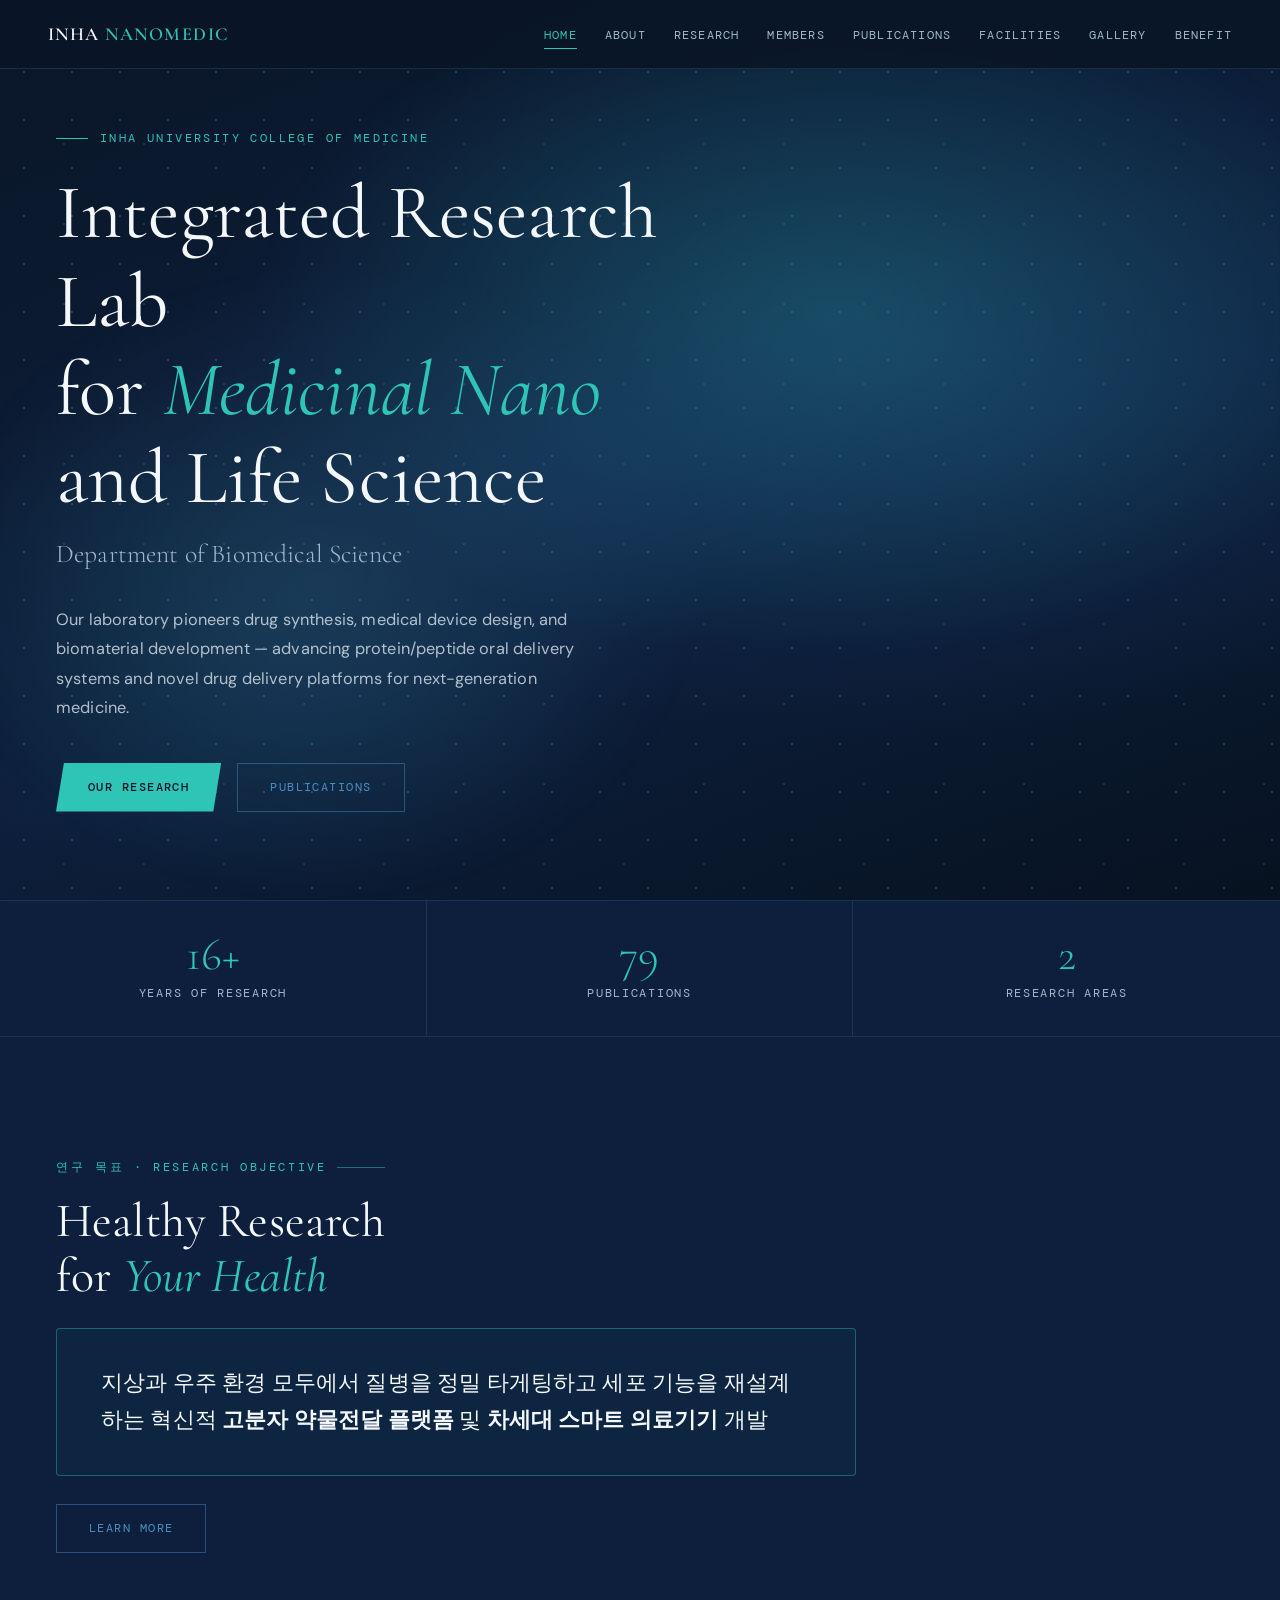
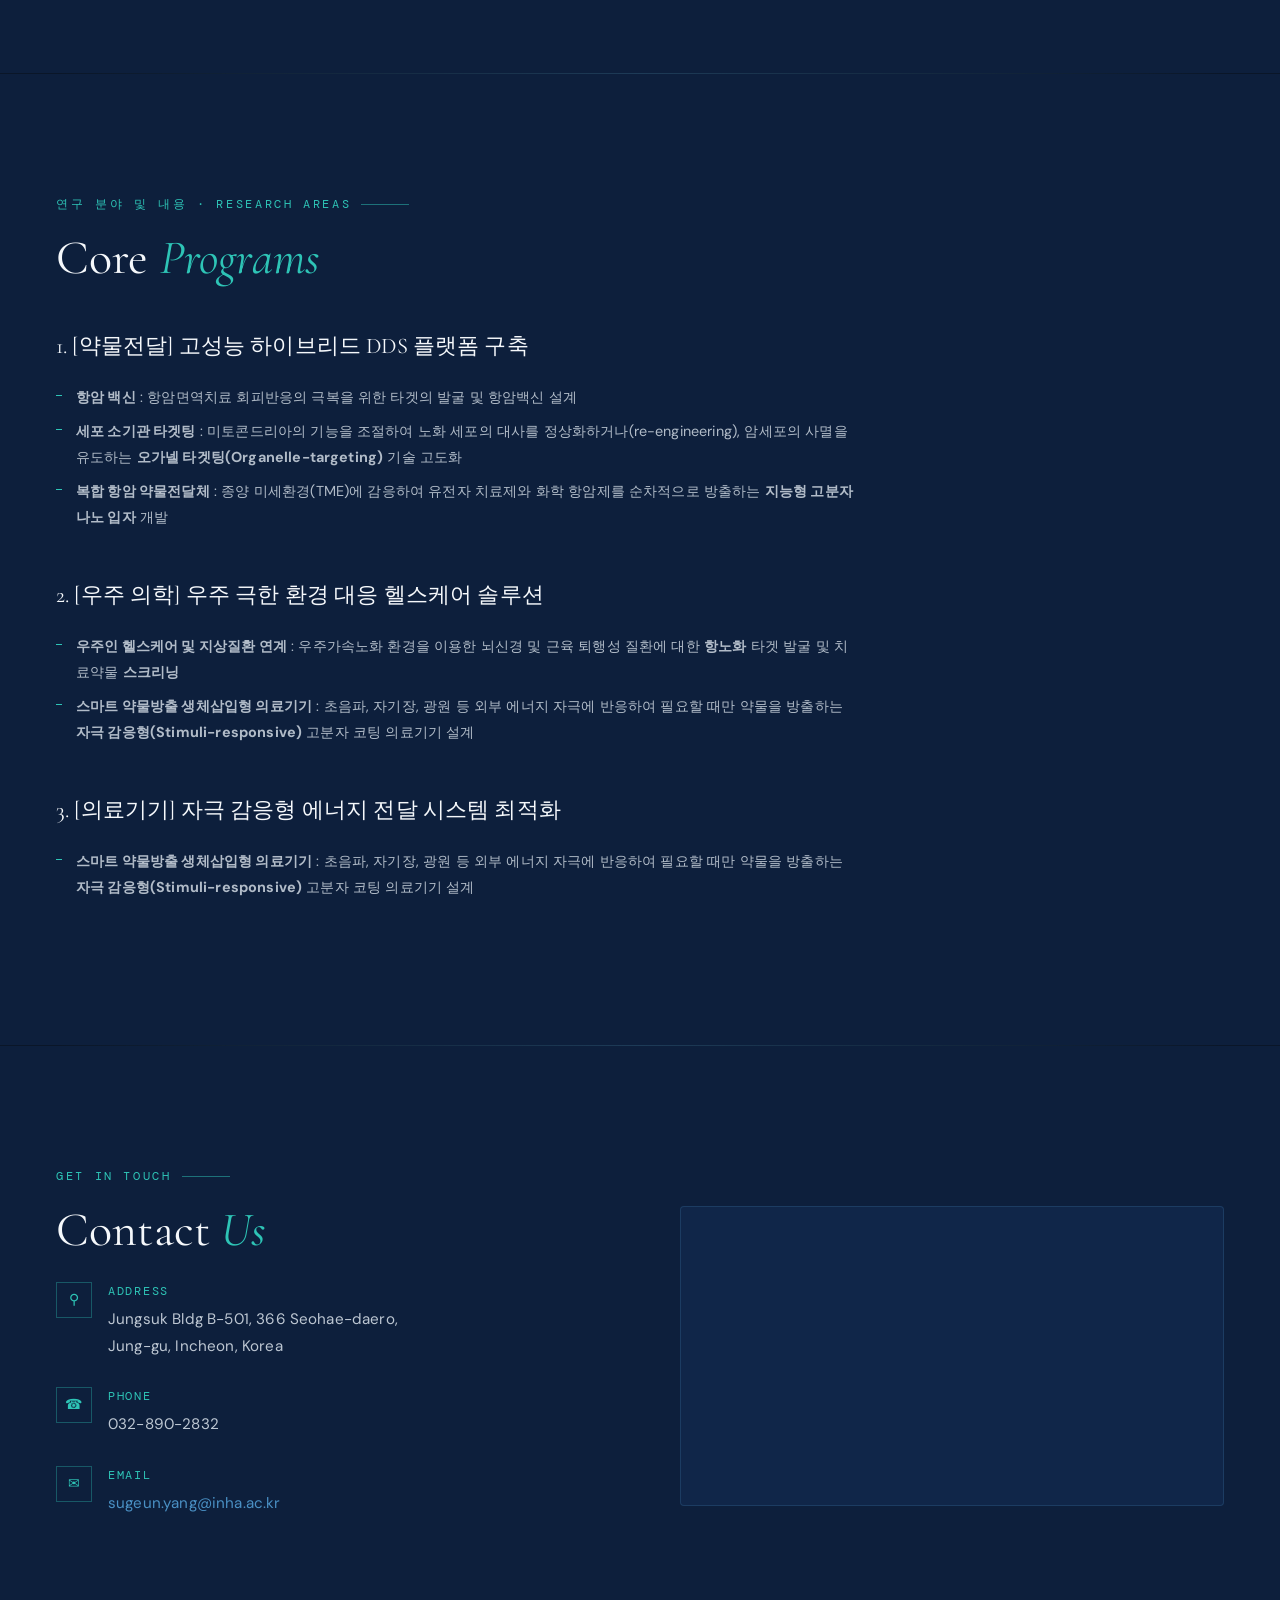
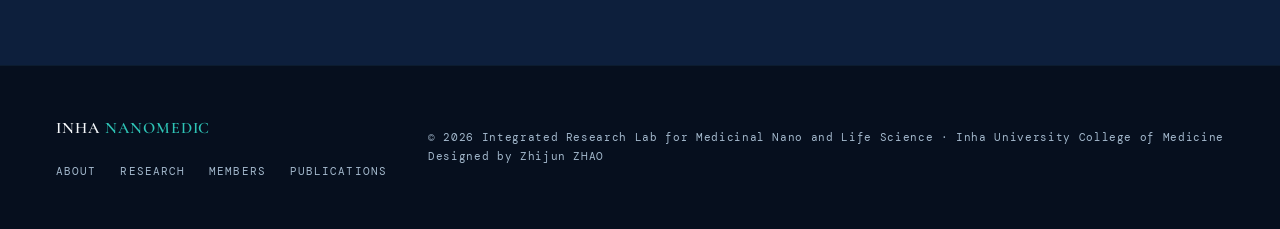
<file: index.html>
<!DOCTYPE html>
<html lang="en">
<head>
  <meta charset="UTF-8">
  <link rel="icon" type="image/svg+xml" href="favicon.svg">
  <meta name="viewport" content="width=device-width, initial-scale=1.0">
  <title>INHA NANOMEDIC — Integrated Research Lab for Medicinal Nano and Life Science</title>
  <meta name="description" content="Inha University College of Medicine — Integrated Research Lab for Medicinal Nano and Life Science. Pioneering drug synthesis, medical device design, and biomaterial development.">
  <link rel="preconnect" href="https://fonts.googleapis.com">
  <link rel="preconnect" href="https://fonts.gstatic.com" crossorigin>
  <link href="https://fonts.googleapis.com/css2?family=Cormorant+Garamond:ital,wght@0,300;0,400;0,600;1,300;1,400;1,600&family=DM+Mono:wght@400;500&family=DM+Sans:wght@300;400;500&display=swap" rel="stylesheet">
  <link rel="stylesheet" href="css/style.css">
</head>
<body>

  <!-- ════════════════════════════════════════════════════════
       NAVIGATION
       ════════════════════════════════════════════════════════ -->
  <nav>
    <a class="nav-logo" href="index.html">INHA <span>NANOMEDIC</span></a>
    <button class="nav-toggle" aria-label="Menu"><span></span><span></span><span></span></button>
    <ul class="nav-links">
      <li><a href="index.html" class="active">Home</a></li>
      <li><a href="about.html">About</a></li>
      <li><a href="research.html">Research</a></li>
      <li><a href="member.html">Members</a></li>
      <li><a href="publication-patent.html">Publications</a></li>
      <li><a href="lab-facilities.html">Facilities</a></li>
      <li><a href="lab-activities.html">Gallery</a></li>
      <li><a href="benefit.html">Benefit</a></li>
      <!-- <li><a href="news-notice.html">News</a></li> -->
    </ul>
  </nav>

  <!-- ════════════════════════════════════════════════════════
       HERO
       ════════════════════════════════════════════════════════ -->
  <section class="hero">
    <div class="hero-bg"></div>
    <div class="hero-dots"></div>
    <div class="hero-content">
      <div class="hero-tag fade-in">Inha University College of Medicine</div>
      <h1 class="fade-in">Integrated Research Lab<br>for <em>Medicinal Nano</em><br>and Life Science</h1>
      <h2 class="fade-in">Department of Biomedical Science</h2>
      <p class="fade-in">Our laboratory pioneers drug synthesis, medical device design, and biomaterial development — advancing protein/peptide oral delivery systems and novel drug delivery platforms for next-generation medicine.</p>
      <div class="hero-ctas fade-in">
        <a href="research.html" class="btn-primary">Our Research</a>
        <a href="publication-patent.html" class="btn-outline">Publications</a>
      </div>
    </div>
  </section>

  <!-- ════════════════════════════════════════════════════════
       STATS BAR
       ════════════════════════════════════════════════════════ -->
  <div class="stats-bar">
    <div class="stat-item">
      <div class="stat-number" data-count="20" data-suffix="+">0</div>
      <div class="stat-label">Years of Research</div>
    </div>
    <div class="stat-item">
      <div class="stat-number" data-count="99" data-suffix="">0</div>
      <div class="stat-label">Publications</div>
    </div>
    <div class="stat-item">
      <div class="stat-number" data-count="3" data-suffix="">0</div>
      <div class="stat-label">Research Areas</div>
    </div>
  </div>

  <!-- ════════════════════════════════════════════════════════
       연구 목표 · RESEARCH OBJECTIVE
       ════════════════════════════════════════════════════════ -->
  <section class="intro">
    <div class="section-label fade-in">연구 목표 · Research Objective</div>
    <h2 class="section-title fade-in">Healthy Research<br>for <em>Your Health</em></h2>

    <div class="fade-in" style="max-width: 800px;">
      <div style="border: 1px solid rgba(46, 196, 182, 0.4); background: rgba(46, 196, 182, 0.04); padding: 36px 44px; border-radius: 4px; font-family: 'Cormorant Garamond', serif; font-size: 1.35rem; line-height: 1.7; color: var(--white);">
        지상과 우주 환경 모두에서 질병을 정밀 타게팅하고 세포 기능을 재설계하는 혁신적 <strong>고분자 약물전달 플랫폼</strong> 및 <strong>차세대 스마트 의료기기</strong> 개발
      </div>
      <a href="about.html" class="btn-outline" style="margin-top: 28px;">Learn More</a>
    </div>
  </section>

  <div class="divider"></div>

  <!-- ════════════════════════════════════════════════════════
       연구 분야 및 내용 · RESEARCH AREAS
       ════════════════════════════════════════════════════════ -->
  <section style="background: var(--deep);">
    <div class="section-label fade-in">연구 분야 및 내용 · Research Areas</div>
    <h2 class="section-title fade-in">Core <em>Programs</em></h2>

    <div class="content-block fade-in">
      <h3>1. [약물전달] 고성능 하이브리드 DDS 플랫폼 구축</h3>
      <ul>
        <li><strong>항암 백신</strong> : 항암면역치료 회피반응의 극복을 위한 타겟의 발굴 및 항암백신 설계</li>
        <li><strong>세포 소기관 타겟팅</strong> : 미토콘드리아의 기능을 조절하여 노화 세포의 대사를 정상화하거나(re-engineering), 암세포의 사멸을 유도하는 <strong>오가넬 타겟팅(Organelle-targeting)</strong> 기술 고도화</li>
        <li><strong>복합 항암 약물전달체</strong> : 종양 미세환경(TME)에 감응하여 유전자 치료제와 화학 항암제를 순차적으로 방출하는 <strong>지능형 고분자 나노 입자</strong> 개발</li>
      </ul>
    </div>

    <div class="content-block fade-in">
      <h3>2. [우주 의학] 우주 극한 환경 대응 헬스케어 솔루션</h3>
      <ul>
        <li><strong>우주인 헬스케어 및 지상질환 연계</strong> : 우주가속노화 환경을 이용한 뇌신경 및 근육 퇴행성 질환에 대한 <strong>항노화</strong> 타겟 발굴 및 치료약물 <strong>스크리닝</strong></li>
        <li><strong>스마트 약물방출 생체삽입형 의료기기</strong> : 초음파, 자기장, 광원 등 외부 에너지 자극에 반응하여 필요할 때만 약물을 방출하는 <strong>자극 감응형(Stimuli-responsive)</strong> 고분자 코팅 의료기기 설계</li>
      </ul>
    </div>

    <div class="content-block fade-in">
      <h3>3. [의료기기] 자극 감응형 에너지 전달 시스템 최적화</h3>
      <ul>
        <li><strong>스마트 약물방출 생체삽입형 의료기기</strong> : 초음파, 자기장, 광원 등 외부 에너지 자극에 반응하여 필요할 때만 약물을 방출하는 <strong>자극 감응형(Stimuli-responsive)</strong> 고분자 코팅 의료기기 설계</li>
      </ul>
    </div>
  </section>

  <div class="divider"></div>

  <!-- ════════════════════════════════════════════════════════
       CONTACT
       ════════════════════════════════════════════════════════ -->
  <section class="contact">
    <div>
      <div class="section-label fade-in">Get in Touch</div>
      <h2 class="section-title fade-in">Contact <em>Us</em></h2>

      <div class="contact-item fade-in">
        <div class="contact-icon">&#9906;</div>
        <div>
          <div class="contact-label">Address</div>
          <div class="contact-val">Jungsuk Bldg B-501, 366 Seohae-daero,<br>Jung-gu, Incheon, Korea</div>
        </div>
      </div>

      <div class="contact-item fade-in">
        <div class="contact-icon">&#9742;</div>
        <div>
          <div class="contact-label">Phone</div>
          <div class="contact-val">032-890-2832</div>
        </div>
      </div>

      <div class="contact-item fade-in">
        <div class="contact-icon">&#9993;</div>
        <div>
          <div class="contact-label">Email</div>
          <div class="contact-val"><a href="mailto:sugeun.yang@inha.ac.kr" style="color: var(--accent);">sugeun.yang@inha.ac.kr</a></div>
        </div>
      </div>
    </div>

    <div class="fade-in">
      <div class="map-embed">
        <iframe
          src="https://www.google.com/maps?q=%EC%9D%B8%EC%B2%9C%EA%B4%91%EC%97%AD%EC%8B%9C+%EC%A4%91%EA%B5%AC+%EC%84%9C%ED%95%B4%EB%8C%80%EB%A1%9C+366+%EC%A0%95%EC%84%9D%EB%B9%8C%EB%94%A9&output=embed"
          allowfullscreen=""
          loading="lazy"
          referrerpolicy="no-referrer-when-downgrade"
          title="Inha University College of Medicine location">
        </iframe>
      </div>
    </div>
  </section>

  <!-- ════════════════════════════════════════════════════════
       FOOTER
       ════════════════════════════════════════════════════════ -->
  <footer>
    <div class="footer-inner">
      <div>
        <div class="footer-logo">INHA <span>NANOMEDIC</span></div>
        <div class="footer-links">
          <a href="about.html">About</a>
          <a href="research.html">Research</a>
          <a href="member.html">Members</a>
          <a href="publication-patent.html">Publications</a>
        </div>
      </div>
      <div class="footer-copy">&copy; 2026 Integrated Research Lab for Medicinal Nano and Life Science &middot; Inha University College of Medicine<br>Designed by Zhijun ZHAO</div>
    </div>
  </footer>

  <script src="js/main.js"></script>
</body>
</html>
</file>
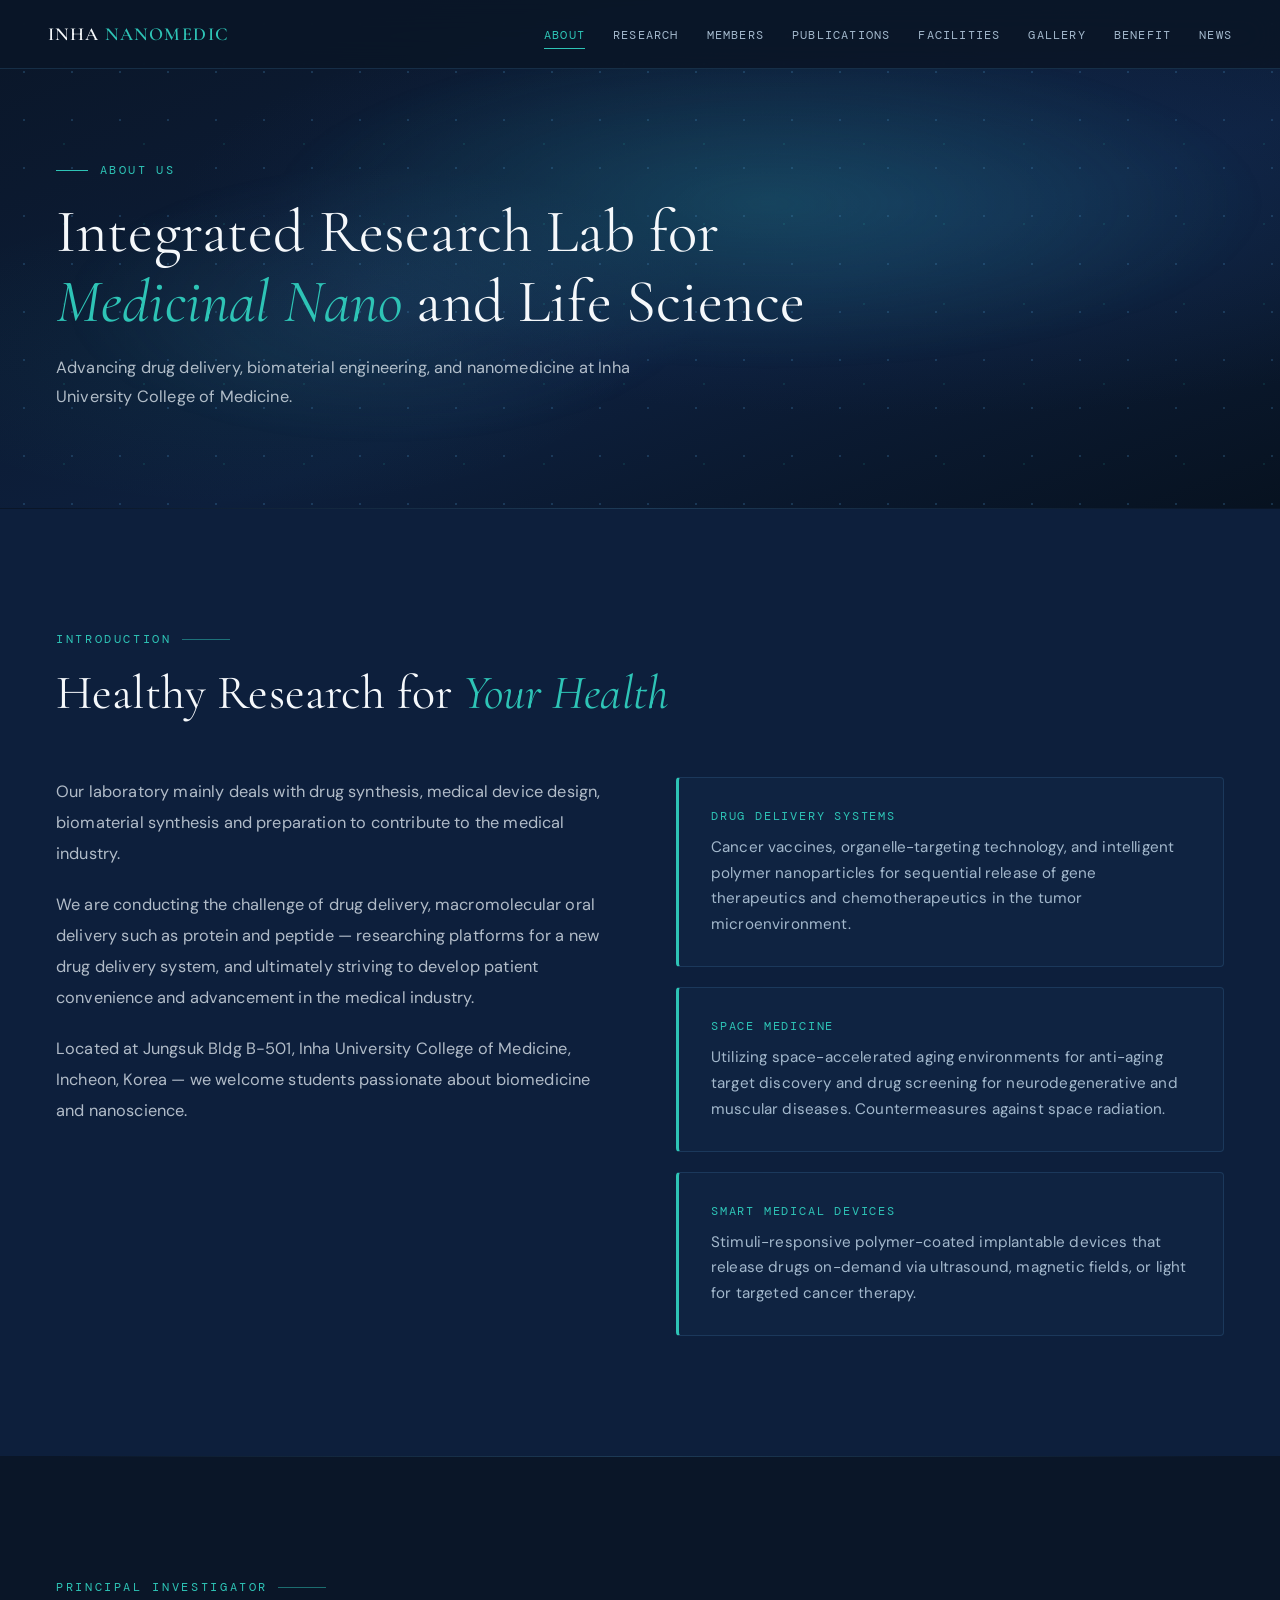
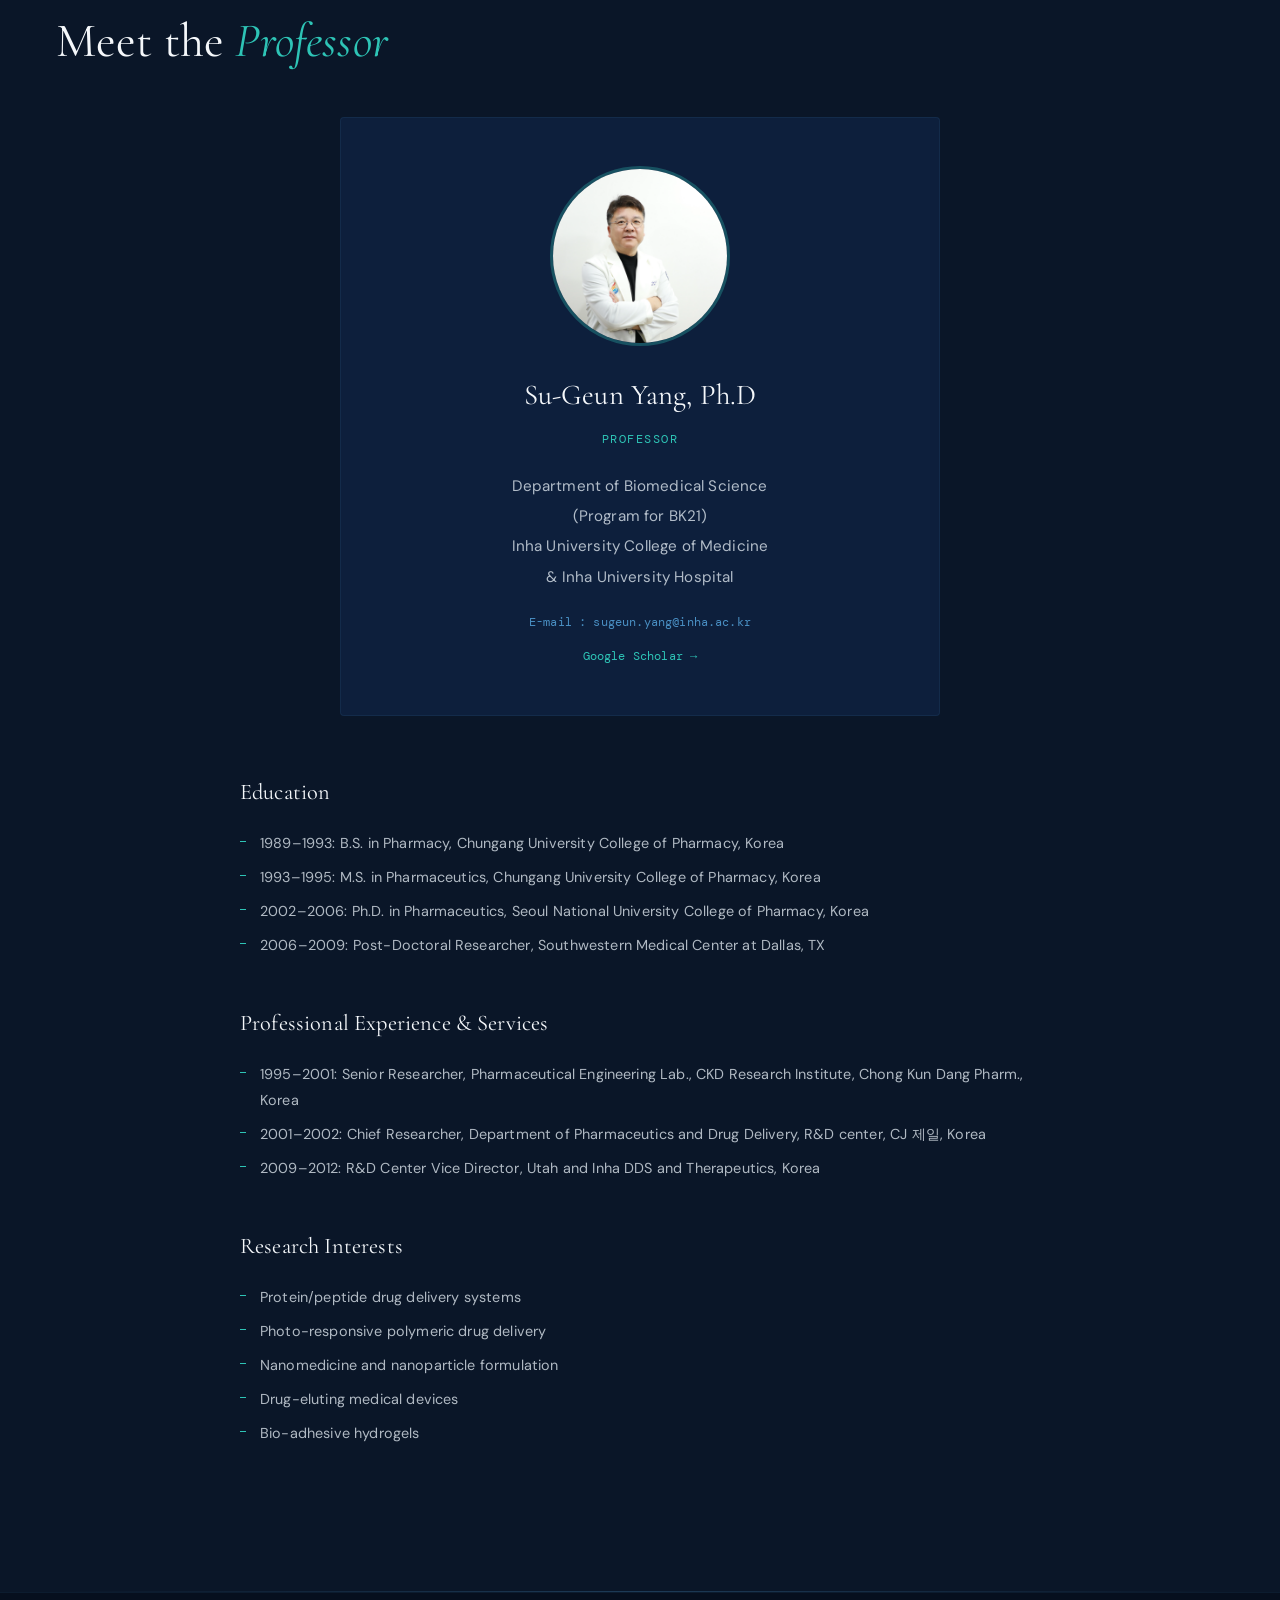
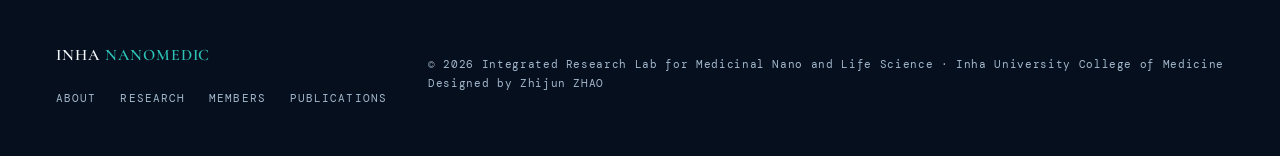
<file: about.html>
<!DOCTYPE html>
<html lang="en">
<head>
  <meta charset="UTF-8">
  <link rel="icon" type="image/svg+xml" href="favicon.svg">
  <meta name="viewport" content="width=device-width, initial-scale=1.0">
  <meta name="description" content="About Prof. Su-Geun Yang and the Integrated Research Lab for Medicinal Nano and Life Science at Inha University College of Medicine.">
  <title>About — INHA NANOMEDIC</title>
  <link rel="preconnect" href="https://fonts.googleapis.com">
  <link rel="preconnect" href="https://fonts.gstatic.com" crossorigin>
  <link href="https://fonts.googleapis.com/css2?family=Cormorant+Garamond:ital,wght@0,300;0,400;0,600;1,300;1,400;1,600&family=DM+Mono:wght@400;500&family=DM+Sans:wght@300;400;500&display=swap" rel="stylesheet">
  <link rel="stylesheet" href="css/style.css">
</head>
<body>

  <!-- ═══ NAVIGATION ═══ -->
  <nav>
    <a class="nav-logo" href="index.html">INHA <span>NANOMEDIC</span></a>
    <button class="nav-toggle" aria-label="Menu"><span></span><span></span><span></span></button>
    <ul class="nav-links">
      <li><a href="about.html" class="active">About</a></li>
      <li><a href="research.html">Research</a></li>
      <li><a href="member.html">Members</a></li>
      <li><a href="publication-patent.html">Publications</a></li>
      <li><a href="lab-facilities.html">Facilities</a></li>
      <li><a href="lab-activities.html">Gallery</a></li>
      <li><a href="benefit.html">Benefit</a></li>
      <li><a href="news-notice.html">News</a></li>
    </ul>
  </nav>

  <!-- ═══ PAGE HERO ═══ -->
  <header class="page-hero">
    <div class="page-hero-bg"></div>
    <div class="page-hero-dots"></div>
    <div class="page-hero-content fade-in">
      <div class="hero-tag">About Us</div>
      <h1>Integrated Research Lab for <em>Medicinal Nano</em> and Life Science</h1>
      <p>Advancing drug delivery, biomaterial engineering, and nanomedicine at Inha University College of Medicine.</p>
    </div>
  </header>

  <div class="divider"></div>

  <!-- ═══ INTRODUCTION ═══ -->
  <section class="intro">
    <div class="section-label fade-in">Introduction</div>
    <h2 class="section-title fade-in">Healthy Research for <em>Your Health</em></h2>

    <div class="intro-grid">
      <div class="intro-text content-block fade-in">
        <p>Our laboratory mainly deals with drug synthesis, medical device design, biomaterial synthesis and preparation to contribute to the medical industry.</p>
        <p>We are conducting the challenge of drug delivery, macromolecular oral delivery such as protein and peptide &mdash; researching platforms for a new drug delivery system, and ultimately striving to develop patient convenience and advancement in the medical industry.</p>
        <p>Located at Jungsuk Bldg B-501, Inha University College of Medicine, Incheon, Korea &mdash; we welcome students passionate about biomedicine and nanoscience.</p>
      </div>

      <div class="intro-pillars fade-in">
        <div class="pillar">
          <div class="pillar-title">Drug Delivery Systems</div>
          <p>Cancer vaccines, organelle-targeting technology, and intelligent polymer nanoparticles for sequential release of gene therapeutics and chemotherapeutics in the tumor microenvironment.</p>
        </div>
        <div class="pillar">
          <div class="pillar-title">Space Medicine</div>
          <p>Utilizing space-accelerated aging environments for anti-aging target discovery and drug screening for neurodegenerative and muscular diseases. Countermeasures against space radiation.</p>
        </div>
        <div class="pillar">
          <div class="pillar-title">Smart Medical Devices</div>
          <p>Stimuli-responsive polymer-coated implantable devices that release drugs on-demand via ultrasound, magnetic fields, or light for targeted cancer therapy.</p>
        </div>
      </div>
    </div>
  </section>

  <div class="divider"></div>

  <!-- ═══ PRINCIPAL INVESTIGATOR ═══ -->
  <section class="members" style="background: var(--navy);">
    <div class="section-label fade-in">Principal Investigator</div>
    <h2 class="section-title fade-in">Meet the <em>Professor</em></h2>

    <!-- Centered profile card (matching Wix layout) -->
    <div class="fade-in" style="max-width: 600px; margin: 48px auto 0; text-align: center;">
      <div class="member-card" style="padding: 48px 40px; border: 1px solid var(--border-light);">
        <img src="assets/images/members/prof-yang-hires.png" alt="Prof. Su-Geun Yang"
             style="width: 180px; height: 180px; border-radius: 50%; object-fit: cover; margin: 0 auto 24px; display: block; border: 3px solid rgba(46,196,182,0.3);">
        <div class="member-name" style="font-size: 1.8rem; margin-bottom: 8px;">Su-Geun Yang, Ph.D</div>
        <div class="member-role" style="font-size: 0.78rem; margin-bottom: 20px;">Professor</div>
        <div style="font-size: 0.95rem; color: var(--text-secondary); line-height: 2;">
          Department of Biomedical Science<br>
          (Program for BK21)<br>
          Inha University College of Medicine<br>
          &amp; Inha University Hospital
        </div>
        <div style="margin-top: 20px; font-family: 'DM Mono', monospace; font-size: 0.78rem; color: var(--accent);">
          E-mail : <a href="mailto:sugeun.yang@inha.ac.kr" style="color: var(--accent);">sugeun.yang@inha.ac.kr</a>
        </div>
        <div style="margin-top: 12px; font-family: 'DM Mono', monospace; font-size: 0.75rem;">
          <a href="https://scholar.google.com/citations?user=X1B7JX8AAAAJ&hl=en" target="_blank" rel="noopener noreferrer" style="color: var(--teal); text-decoration: none;">Google Scholar &rarr;</a>
        </div>
      </div>
    </div>

    <!-- CV Details -->
    <div style="max-width: 800px; margin: 56px auto 0;">
      <div class="content-block fade-in">
        <h3>Education</h3>
        <ul>
          <li>1989&ndash;1993: B.S. in Pharmacy, Chungang University College of Pharmacy, Korea</li>
          <li>1993&ndash;1995: M.S. in Pharmaceutics, Chungang University College of Pharmacy, Korea</li>
          <li>2002&ndash;2006: Ph.D. in Pharmaceutics, Seoul National University College of Pharmacy, Korea</li>
          <li>2006&ndash;2009: Post-Doctoral Researcher, Southwestern Medical Center at Dallas, TX</li>
        </ul>
      </div>

      <div class="content-block fade-in">
        <h3>Professional Experience &amp; Services</h3>
        <ul>
          <li>1995&ndash;2001: Senior Researcher, Pharmaceutical Engineering Lab., CKD Research Institute, Chong Kun Dang Pharm., Korea</li>
          <li>2001&ndash;2002: Chief Researcher, Department of Pharmaceutics and Drug Delivery, R&amp;D center, CJ 제일, Korea</li>
          <li>2009&ndash;2012: R&amp;D Center Vice Director, Utah and Inha DDS and Therapeutics, Korea</li>
        </ul>
      </div>

      <div class="content-block fade-in">
        <h3>Research Interests</h3>
        <ul>
          <li>Protein/peptide drug delivery systems</li>
          <li>Photo-responsive polymeric drug delivery</li>
          <li>Nanomedicine and nanoparticle formulation</li>
          <li>Drug-eluting medical devices</li>
          <li>Bio-adhesive hydrogels</li>
        </ul>
      </div>
    </div>
  </section>

  <div class="divider"></div>

  <!-- ═══ FOOTER ═══ -->
  <footer>
    <div class="footer-inner">
      <div>
        <div class="footer-logo">INHA <span>NANOMEDIC</span></div>
        <div class="footer-links">
          <a href="about.html">About</a><a href="research.html">Research</a><a href="member.html">Members</a><a href="publication-patent.html">Publications</a>
        </div>
      </div>
      <div class="footer-copy">&copy; 2026 Integrated Research Lab for Medicinal Nano and Life Science &middot; Inha University College of Medicine<br>Designed by Zhijun ZHAO</div>
    </div>
  </footer>

  <script src="js/main.js"></script>
</body>
</html>
</file>
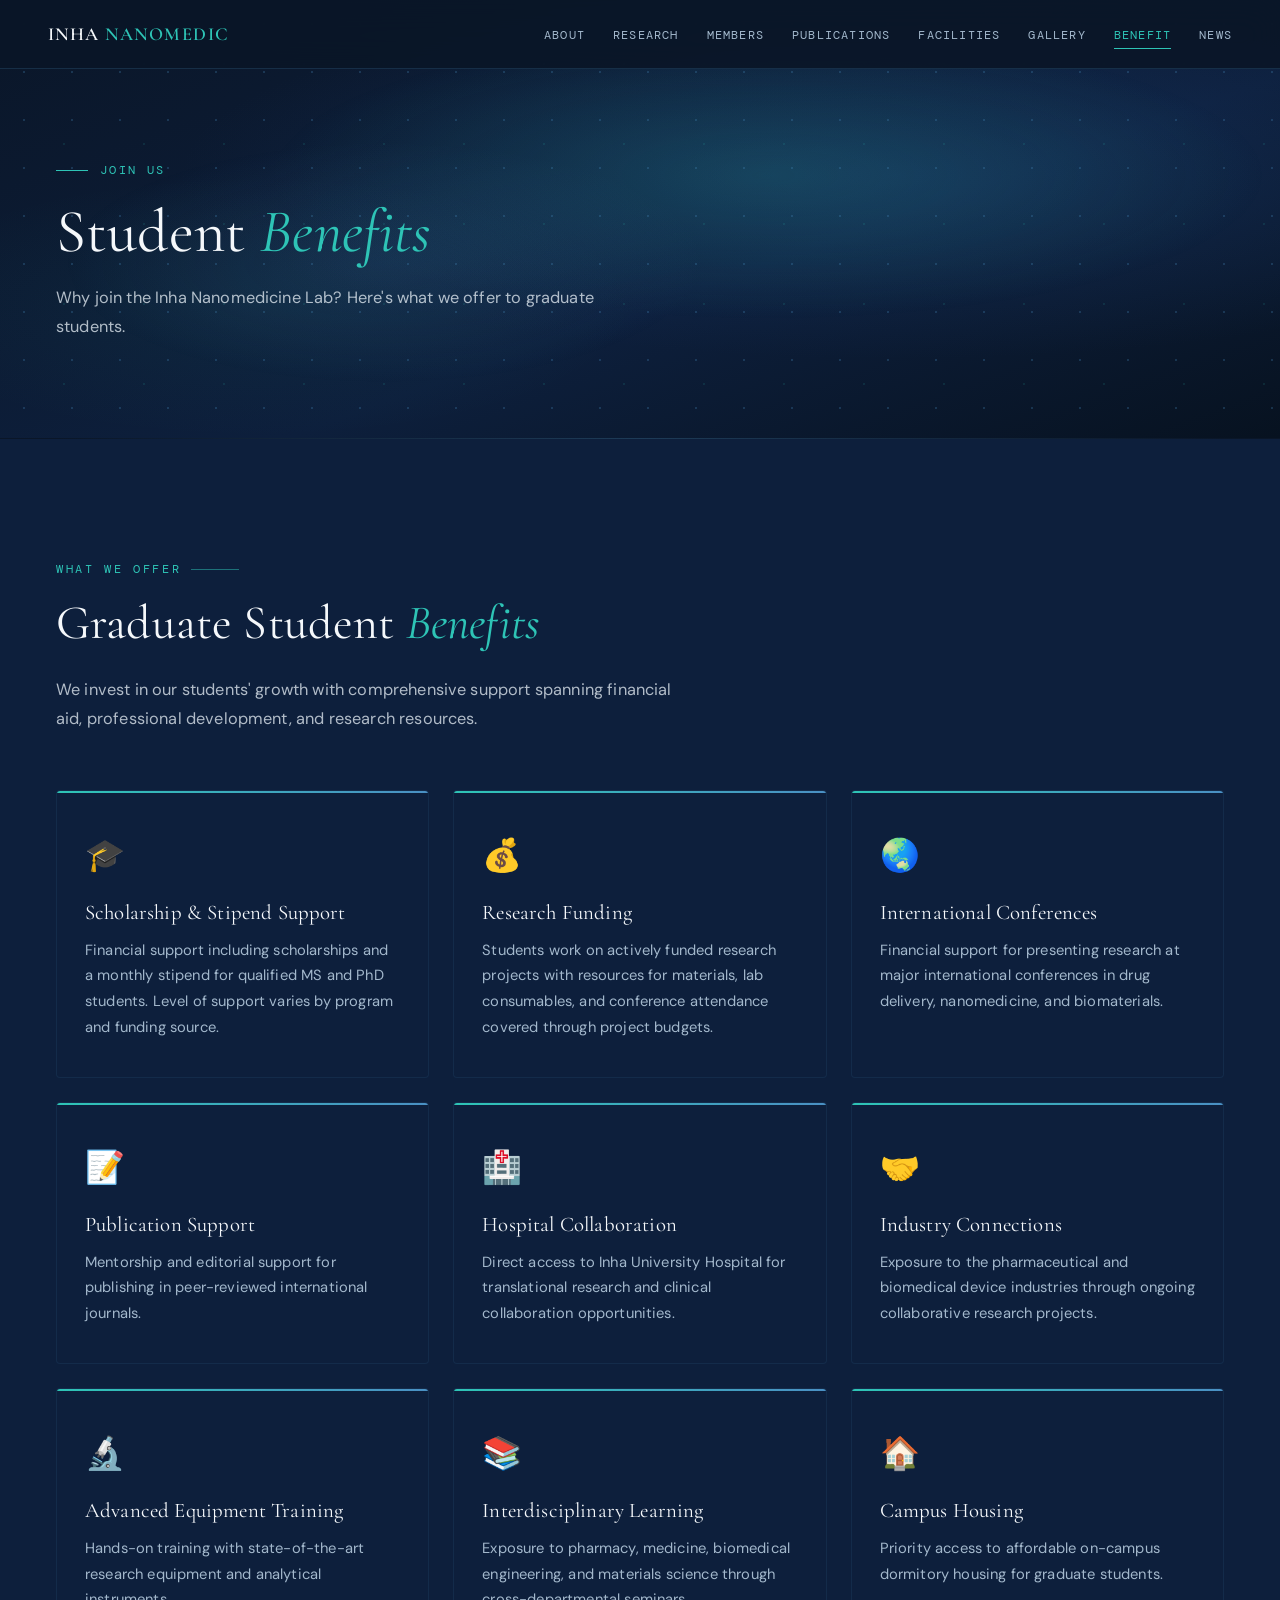
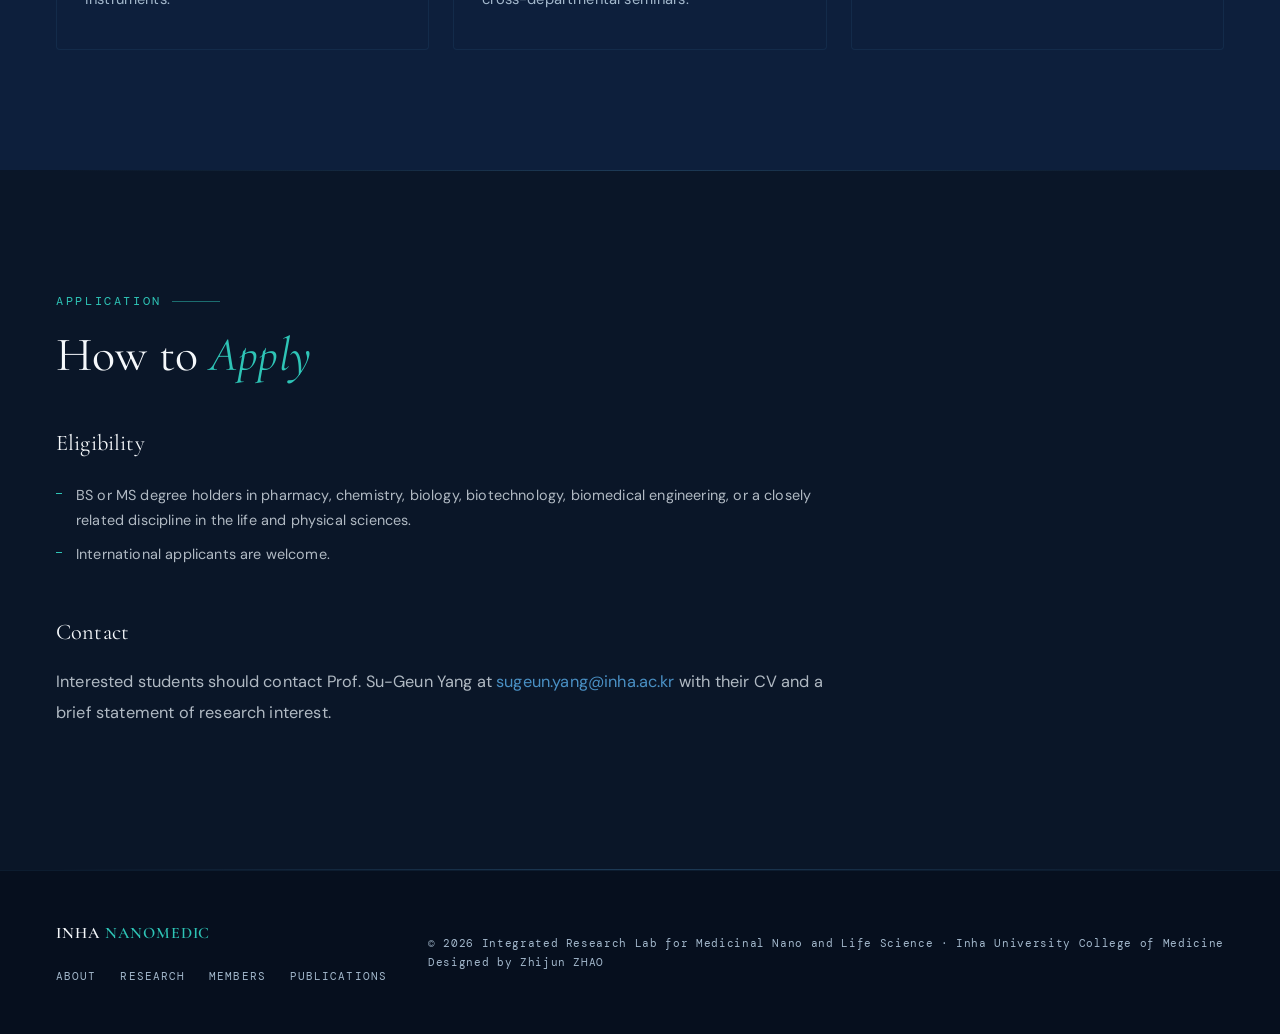
<file: benefit.html>
<!DOCTYPE html>
<html lang="en">
<head>
  <meta charset="UTF-8">
  <link rel="icon" type="image/svg+xml" href="favicon.svg">
  <meta name="viewport" content="width=device-width, initial-scale=1.0">
  <title>Student Benefits — INHA NANOMEDIC</title>
  <meta name="description" content="Benefits for graduate students joining the Inha Nanomedicine Lab including tuition support, research funding, and career development.">
  <link rel="preconnect" href="https://fonts.googleapis.com">
  <link rel="preconnect" href="https://fonts.gstatic.com" crossorigin>
  <link href="https://fonts.googleapis.com/css2?family=Cormorant+Garamond:ital,wght@0,300;0,400;0,600;1,300;1,400;1,600&family=DM+Mono:wght@400;500&family=DM+Sans:wght@300;400;500&display=swap" rel="stylesheet">
  <link rel="stylesheet" href="css/style.css">
</head>
<body>

  <!-- ═══ NAVIGATION ═══ -->
  <nav>
    <a class="nav-logo" href="index.html">INHA <span>NANOMEDIC</span></a>
    <button class="nav-toggle" aria-label="Menu"><span></span><span></span><span></span></button>
    <ul class="nav-links">
      <li><a href="about.html">About</a></li>
      <li><a href="research.html">Research</a></li>
      <li><a href="member.html">Members</a></li>
      <li><a href="publication-patent.html">Publications</a></li>
      <li><a href="lab-facilities.html">Facilities</a></li>
      <li><a href="lab-activities.html">Gallery</a></li>
      <li><a href="benefit.html" class="active">Benefit</a></li>
      <li><a href="news-notice.html">News</a></li>
    </ul>
  </nav>

  <!-- ═══ PAGE HERO ═══ -->
  <header class="page-hero">
    <div class="page-hero-bg"></div>
    <div class="page-hero-dots"></div>
    <div class="page-hero-content fade-in">
      <div class="hero-tag">Join Us</div>
      <h1>Student <em>Benefits</em></h1>
      <p>Why join the Inha Nanomedicine Lab? Here's what we offer to graduate students.</p>
    </div>
  </header>

  <div class="divider"></div>

  <!-- ═══ BENEFITS GRID ═══ -->
  <section style="background: var(--deep);">
    <div class="section-label fade-in">What We Offer</div>
    <h2 class="section-title fade-in">Graduate Student <em>Benefits</em></h2>
    <p class="section-subtitle fade-in">We invest in our students' growth with comprehensive support spanning financial aid, professional development, and research resources.</p>

    <div class="benefit-grid">

      <div class="benefit-card fade-in">
        <div class="benefit-icon">&#127891;</div>
        <div class="benefit-title">Scholarship &amp; Stipend Support</div>
        <div class="benefit-desc">Financial support including scholarships and a monthly stipend for qualified MS and PhD students. Level of support varies by program and funding source.</div>
      </div>

      <div class="benefit-card fade-in">
        <div class="benefit-icon">&#128176;</div>
        <div class="benefit-title">Research Funding</div>
        <div class="benefit-desc">Students work on actively funded research projects with resources for materials, lab consumables, and conference attendance covered through project budgets.</div>
      </div>

      <div class="benefit-card fade-in">
        <div class="benefit-icon">&#127759;</div>
        <div class="benefit-title">International Conferences</div>
        <div class="benefit-desc">Financial support for presenting research at major international conferences in drug delivery, nanomedicine, and biomaterials.</div>
      </div>

      <div class="benefit-card fade-in">
        <div class="benefit-icon">&#128221;</div>
        <div class="benefit-title">Publication Support</div>
        <div class="benefit-desc">Mentorship and editorial support for publishing in peer-reviewed international journals.</div>
      </div>

      <div class="benefit-card fade-in">
        <div class="benefit-icon">&#127973;</div>
        <div class="benefit-title">Hospital Collaboration</div>
        <div class="benefit-desc">Direct access to Inha University Hospital for translational research and clinical collaboration opportunities.</div>
      </div>

      <div class="benefit-card fade-in">
        <div class="benefit-icon">&#129309;</div>
        <div class="benefit-title">Industry Connections</div>
        <div class="benefit-desc">Exposure to the pharmaceutical and biomedical device industries through ongoing collaborative research projects.</div>
      </div>

      <div class="benefit-card fade-in">
        <div class="benefit-icon">&#128300;</div>
        <div class="benefit-title">Advanced Equipment Training</div>
        <div class="benefit-desc">Hands-on training with state-of-the-art research equipment and analytical instruments.</div>
      </div>

      <div class="benefit-card fade-in">
        <div class="benefit-icon">&#128218;</div>
        <div class="benefit-title">Interdisciplinary Learning</div>
        <div class="benefit-desc">Exposure to pharmacy, medicine, biomedical engineering, and materials science through cross-departmental seminars.</div>
      </div>

      <div class="benefit-card fade-in">
        <div class="benefit-icon">&#127968;</div>
        <div class="benefit-title">Campus Housing</div>
        <div class="benefit-desc">Priority access to affordable on-campus dormitory housing for graduate students.</div>
      </div>

    </div>
  </section>

  <div class="divider"></div>

  <!-- ═══ HOW TO APPLY ═══ -->
  <section style="background: var(--navy);">
    <div class="section-label fade-in">Application</div>
    <h2 class="section-title fade-in">How to <em>Apply</em></h2>

    <div class="content-block fade-in">
      <h3>Eligibility</h3>
      <ul>
        <li>BS or MS degree holders in pharmacy, chemistry, biology, biotechnology, biomedical engineering, or a closely related discipline in the life and physical sciences.</li>
        <li>International applicants are welcome.</li>
      </ul>

      <h3>Contact</h3>
      <p>Interested students should contact Prof. Su-Geun Yang at <a href="mailto:sugeun.yang@inha.ac.kr" style="color: var(--accent);">sugeun.yang@inha.ac.kr</a> with their CV and a brief statement of research interest.</p>
    </div>
  </section>

  <div class="divider"></div>

  <!-- ═══ FOOTER ═══ -->
  <footer>
    <div class="footer-inner">
      <div>
        <div class="footer-logo">INHA <span>NANOMEDIC</span></div>
        <div class="footer-links">
          <a href="about.html">About</a>
          <a href="research.html">Research</a>
          <a href="member.html">Members</a>
          <a href="publication-patent.html">Publications</a>
        </div>
      </div>
      <div class="footer-copy">&copy; 2026 Integrated Research Lab for Medicinal Nano and Life Science &middot; Inha University College of Medicine<br>Designed by Zhijun ZHAO</div>
    </div>
  </footer>

  <script src="js/main.js"></script>
</body>
</html>
</file>
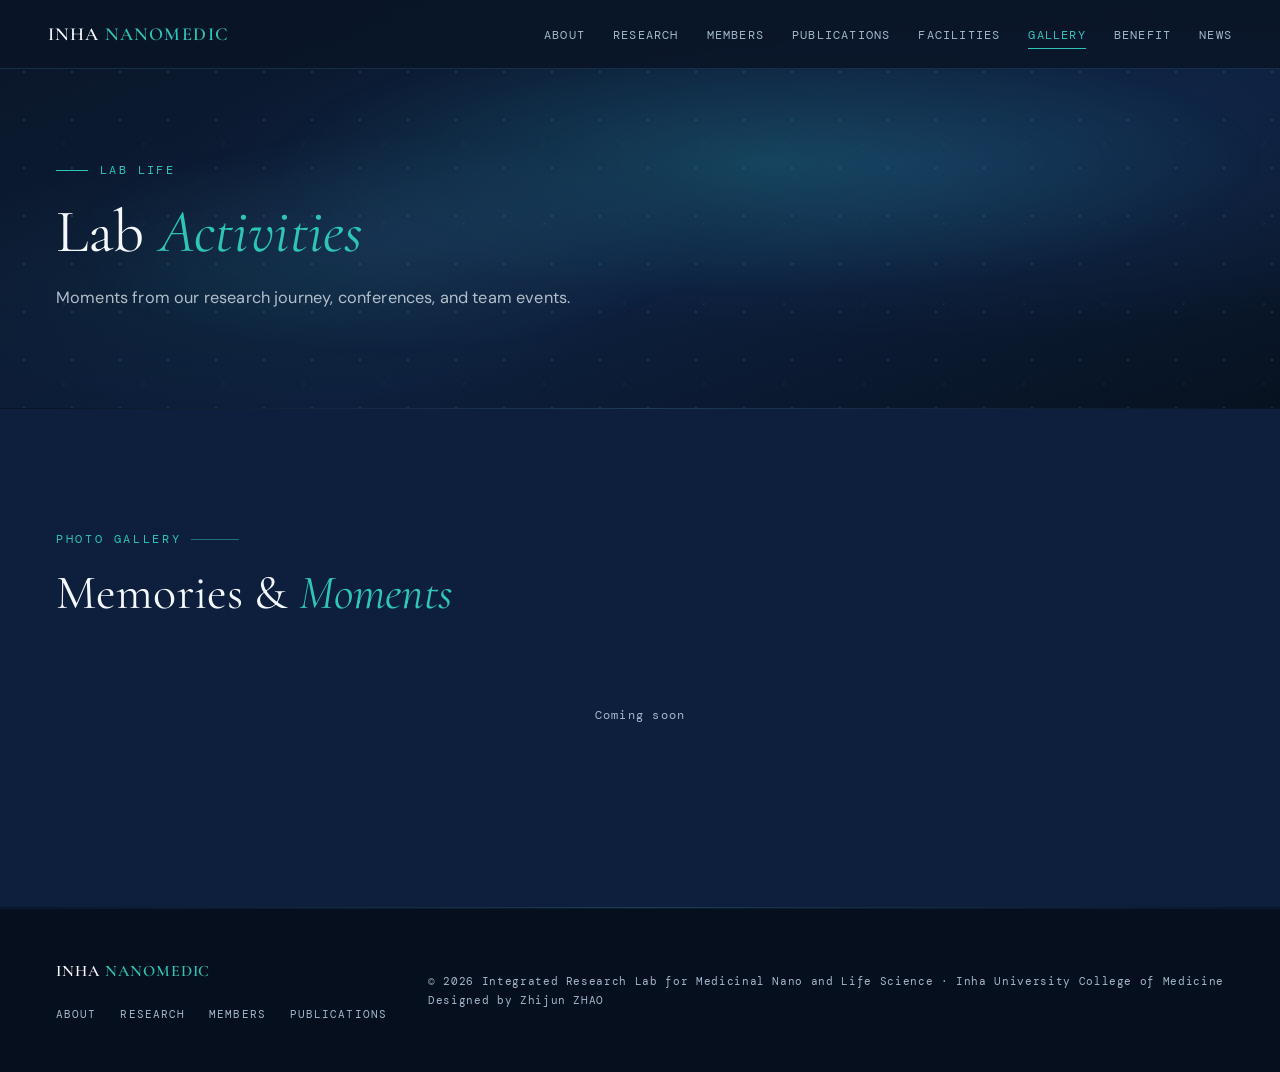
<file: lab-activities.html>
<!DOCTYPE html>
<html lang="en">
<head>
  <meta charset="UTF-8">
  <link rel="icon" type="image/svg+xml" href="favicon.svg">
  <meta name="viewport" content="width=device-width, initial-scale=1.0">
  <title>Lab Activities — INHA NANOMEDIC</title>
  <meta name="description" content="Photo gallery of lab activities, conferences, and team events at the Inha Nanomedicine Lab.">
  <link rel="preconnect" href="https://fonts.googleapis.com">
  <link rel="preconnect" href="https://fonts.gstatic.com" crossorigin>
  <link href="https://fonts.googleapis.com/css2?family=Cormorant+Garamond:ital,wght@0,300;0,400;0,600;1,300;1,400;1,600&family=DM+Mono:wght@400;500&family=DM+Sans:wght@300;400;500&display=swap" rel="stylesheet">
  <link rel="stylesheet" href="css/style.css">
</head>
<body>

  <!-- ═══ NAVIGATION ═══ -->
  <nav>
    <a class="nav-logo" href="index.html">INHA <span>NANOMEDIC</span></a>
    <button class="nav-toggle" aria-label="Menu"><span></span><span></span><span></span></button>
    <ul class="nav-links">
      <li><a href="about.html">About</a></li>
      <li><a href="research.html">Research</a></li>
      <li><a href="member.html">Members</a></li>
      <li><a href="publication-patent.html">Publications</a></li>
      <li><a href="lab-facilities.html">Facilities</a></li>
      <li><a href="lab-activities.html" class="active">Gallery</a></li>
      <li><a href="benefit.html">Benefit</a></li>
      <li><a href="news-notice.html">News</a></li>
    </ul>
  </nav>

  <!-- ═══ PAGE HERO ═══ -->
  <header class="page-hero">
    <div class="page-hero-bg"></div>
    <div class="page-hero-dots"></div>
    <div class="page-hero-content fade-in">
      <div class="hero-tag">Lab Life</div>
      <h1>Lab <em>Activities</em></h1>
      <p>Moments from our research journey, conferences, and team events.</p>
    </div>
  </header>

  <div class="divider"></div>

  <!-- ═══ GALLERY SECTION ═══ -->
  <section style="background: var(--deep);">
    <div class="section-label fade-in">Photo Gallery</div>
    <h2 class="section-title fade-in">Memories &amp; <em>Moments</em></h2>

    <div style="padding: 60px 0; text-align: center;">
      <div style="font-family: 'DM Mono', monospace; font-size: 0.78rem; color: var(--muted); letter-spacing: 0.1em;">Coming soon</div>
    </div>
  </section>

  <div class="divider"></div>

  <!-- ═══ FOOTER ═══ -->
  <footer>
    <div class="footer-inner">
      <div>
        <div class="footer-logo">INHA <span>NANOMEDIC</span></div>
        <div class="footer-links">
          <a href="about.html">About</a>
          <a href="research.html">Research</a>
          <a href="member.html">Members</a>
          <a href="publication-patent.html">Publications</a>
        </div>
      </div>
      <div class="footer-copy">&copy; 2026 Integrated Research Lab for Medicinal Nano and Life Science &middot; Inha University College of Medicine<br>Designed by Zhijun ZHAO</div>
    </div>
  </footer>

  <script src="js/main.js"></script>
</body>
</html>
</file>
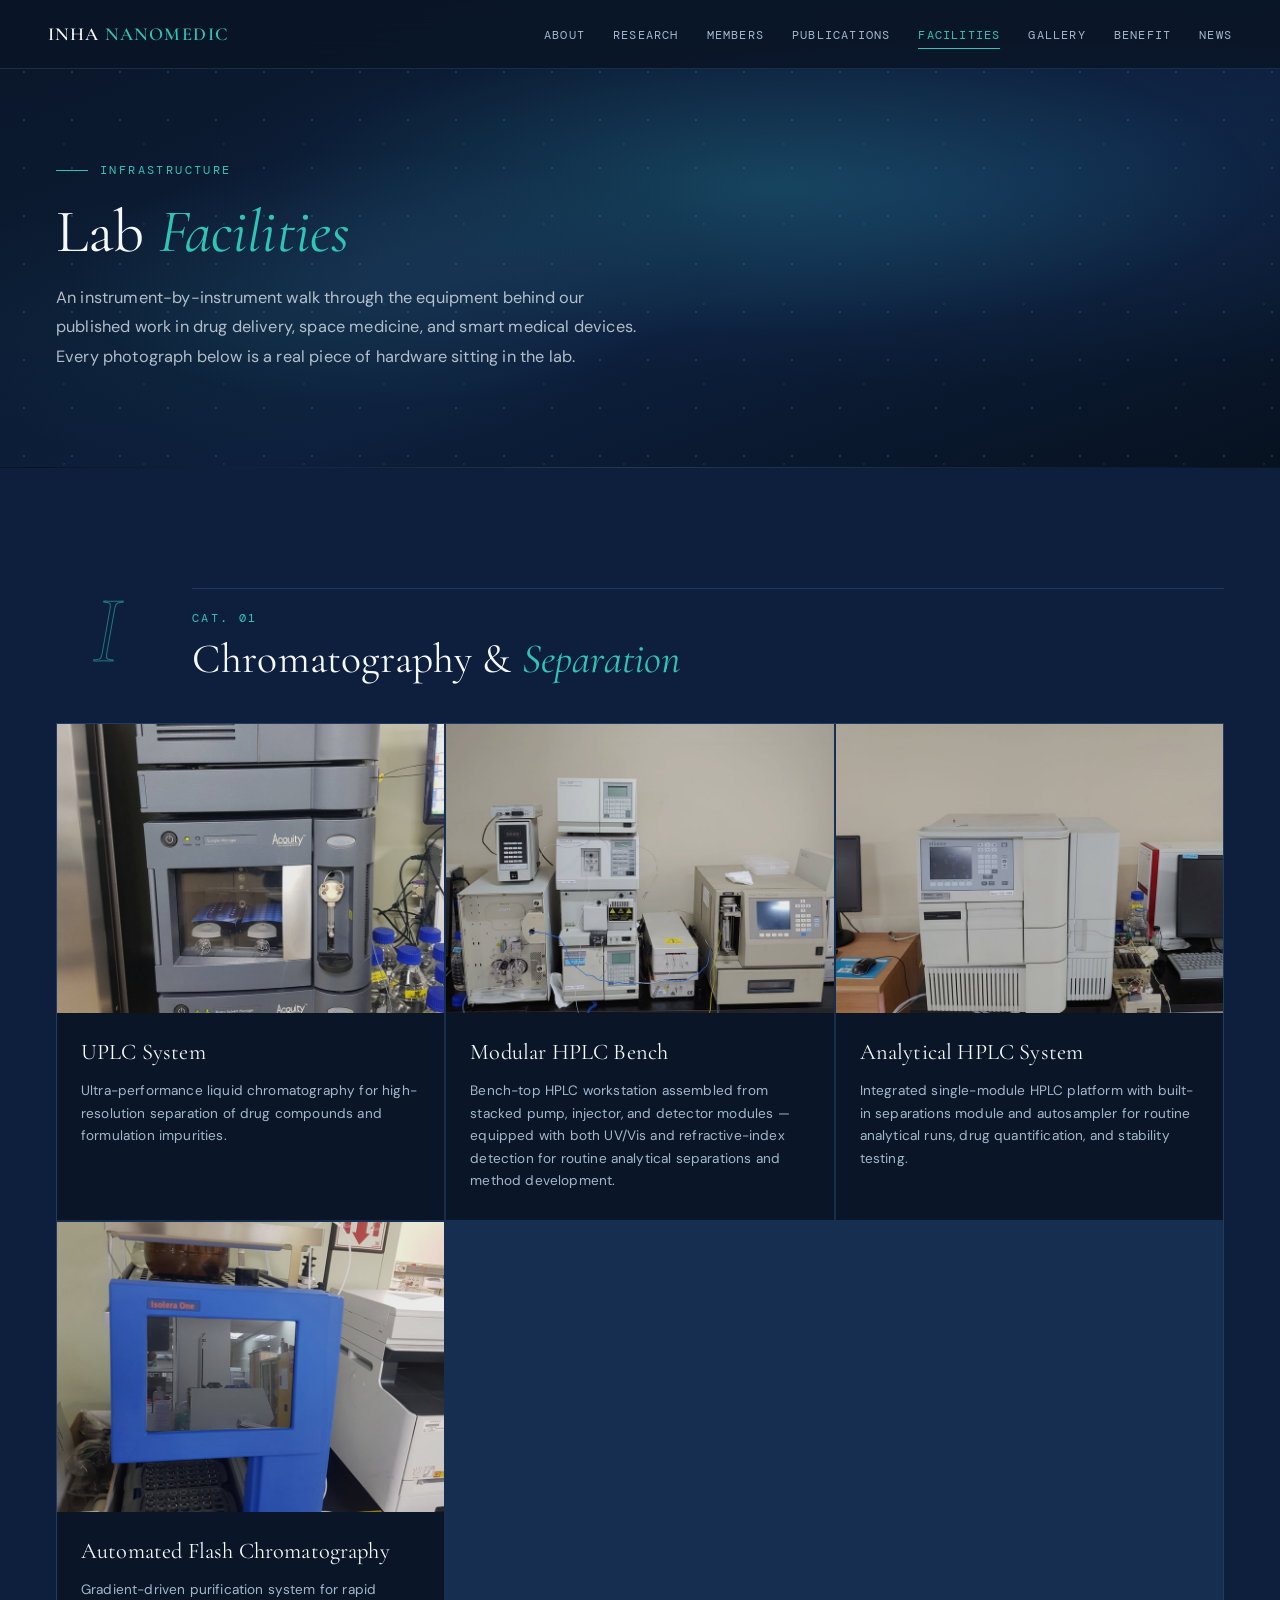
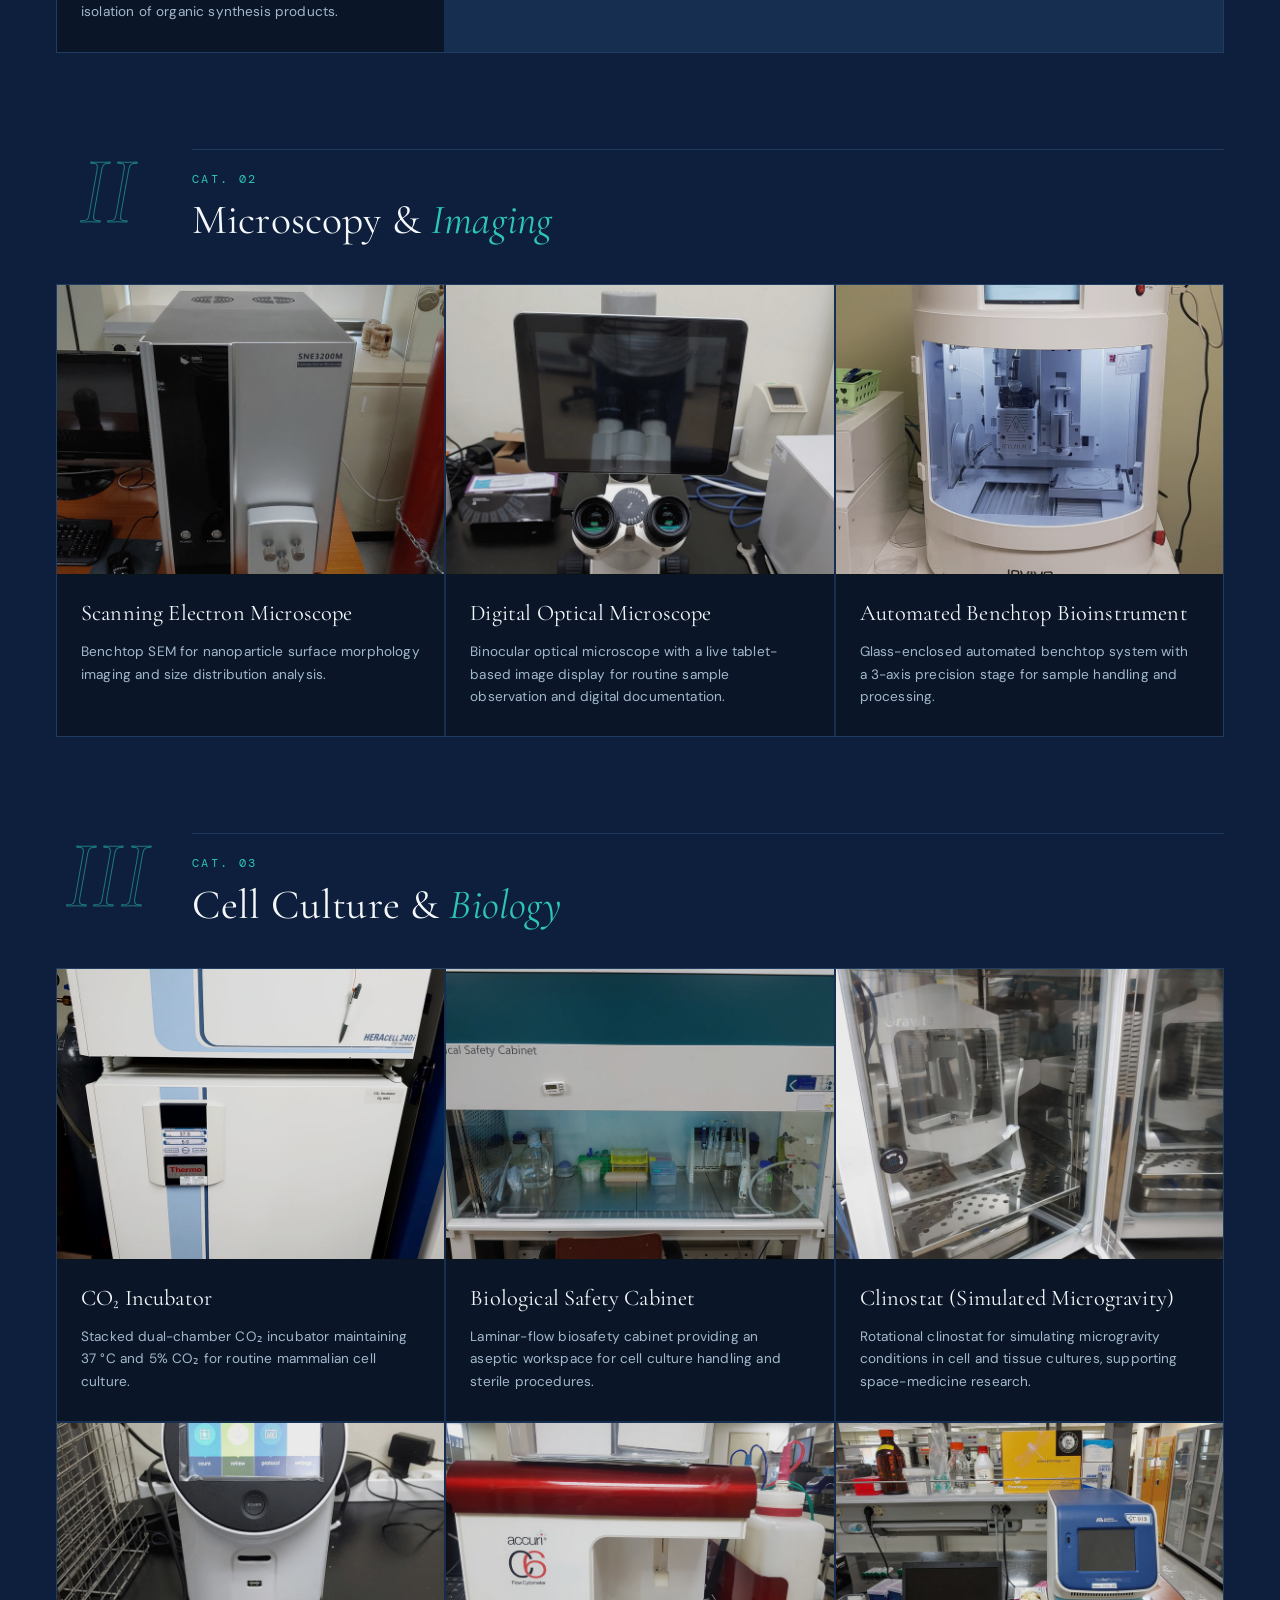
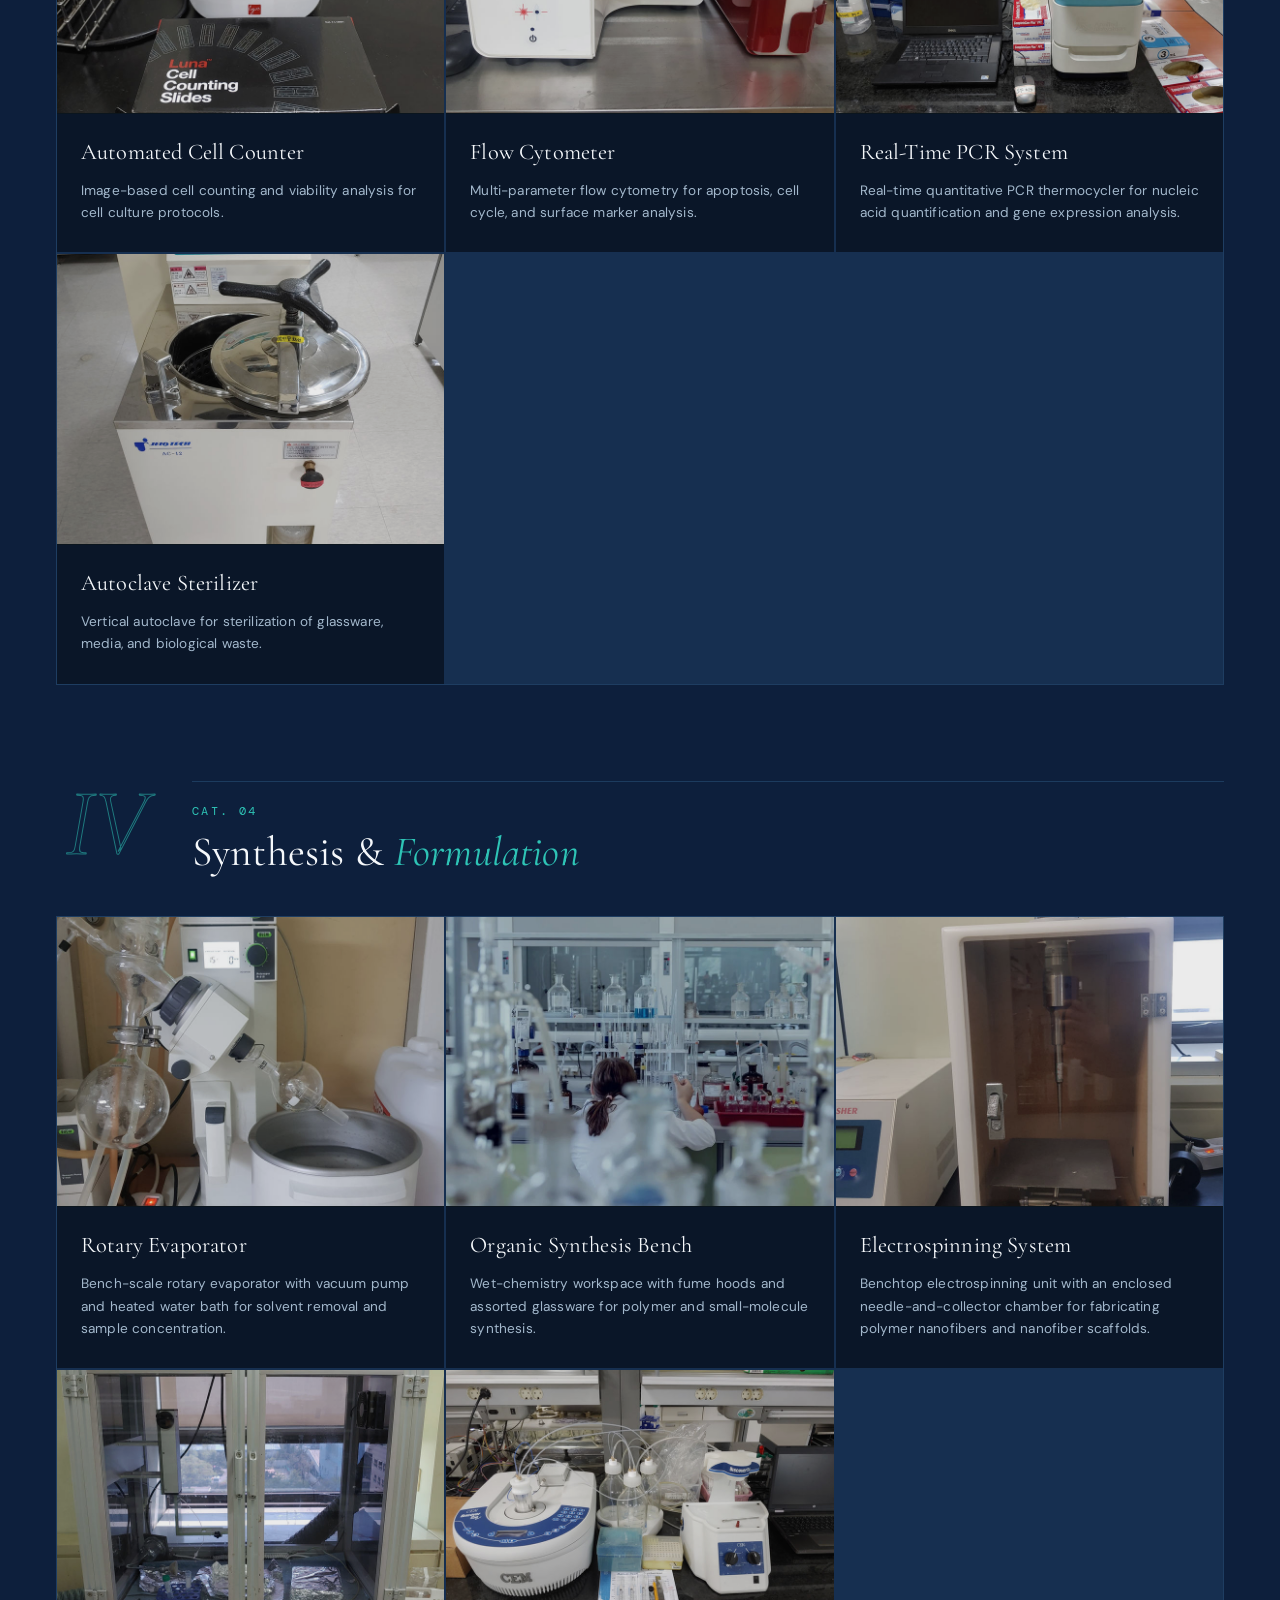
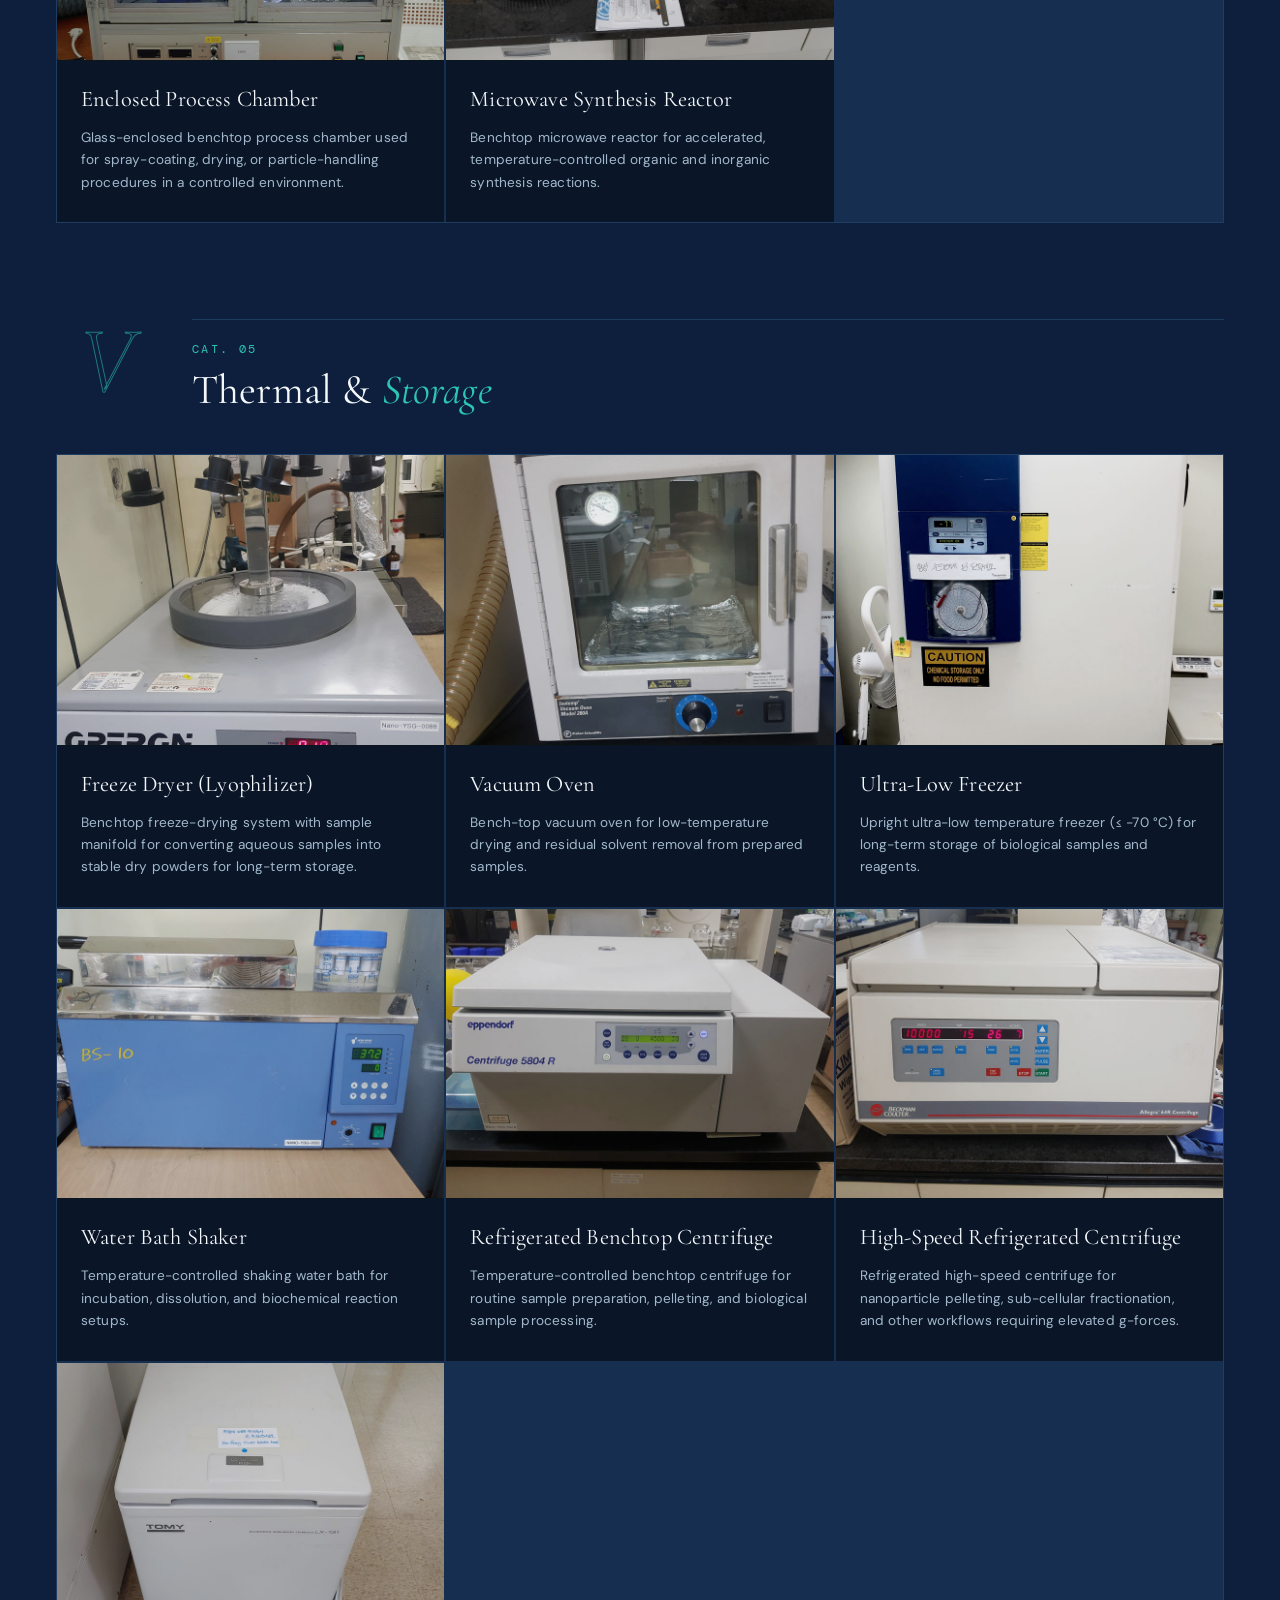
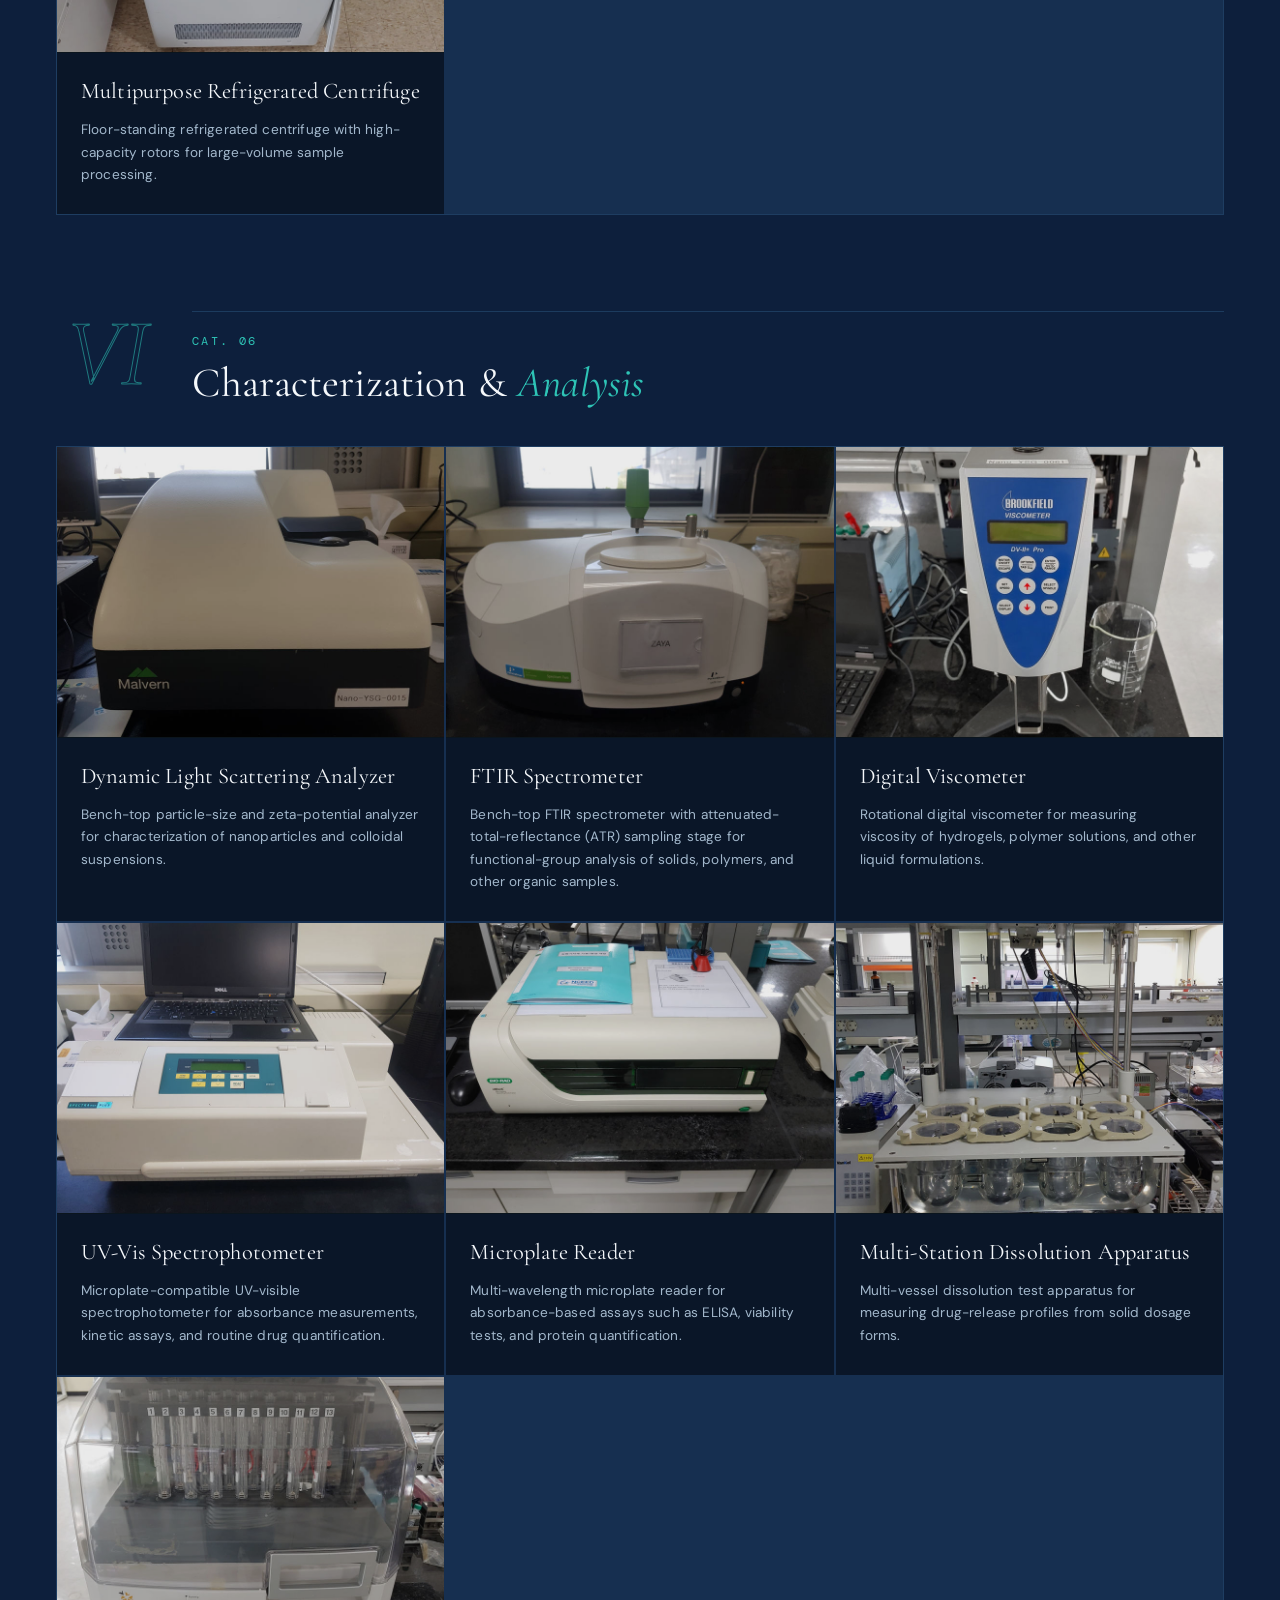
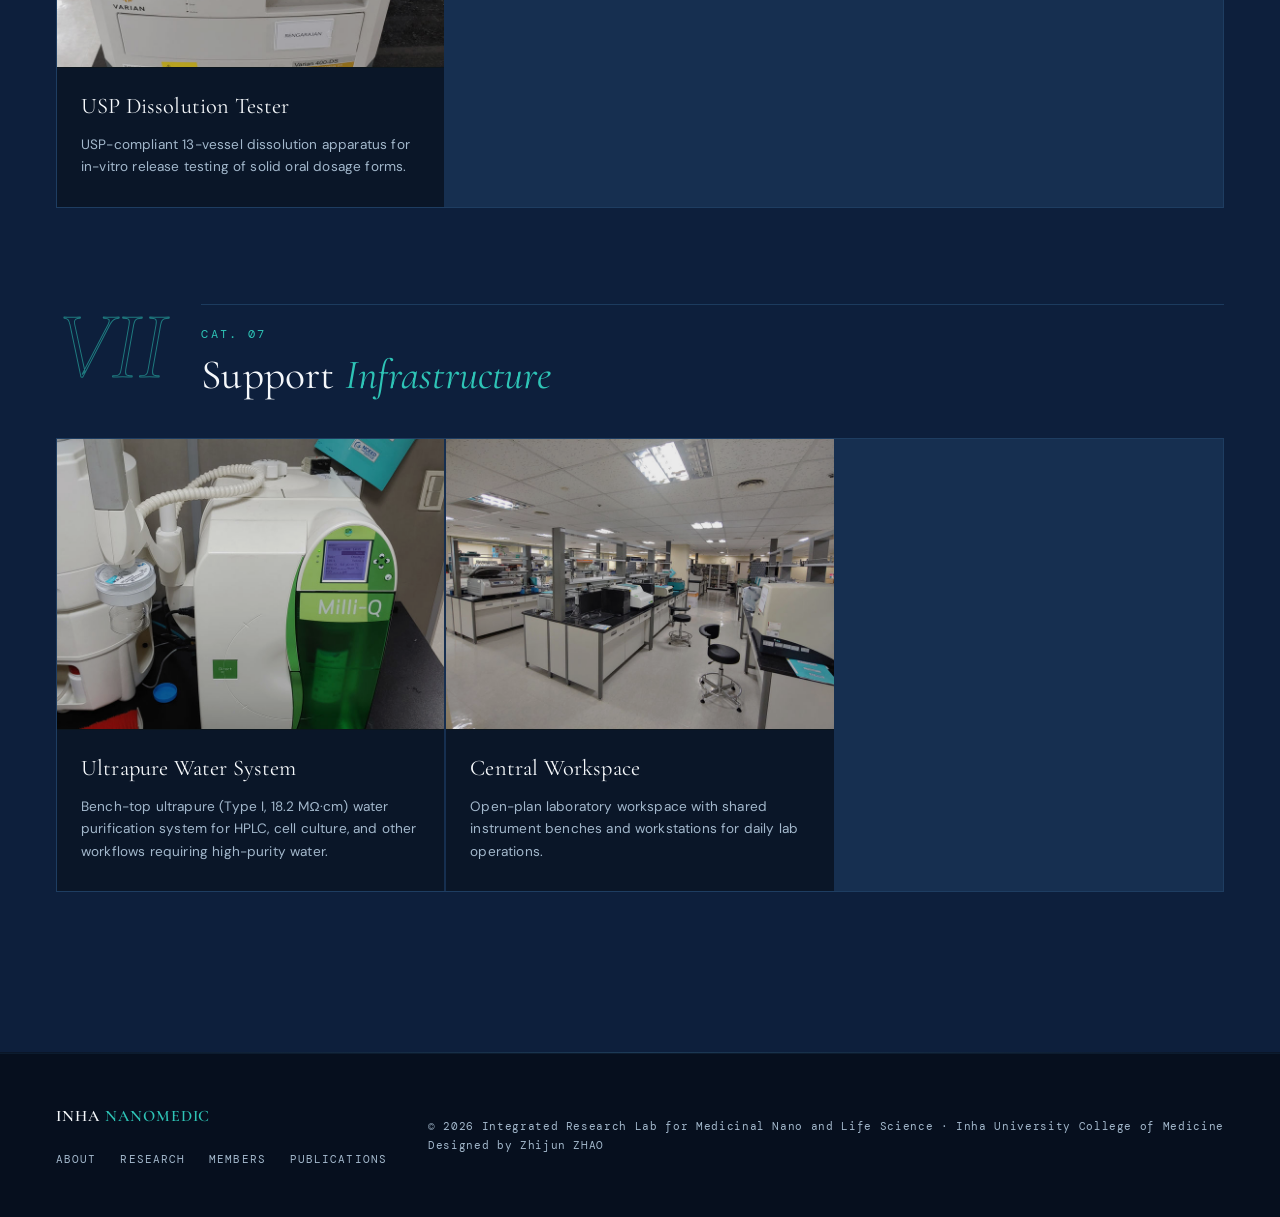
<file: lab-facilities.html>
<!DOCTYPE html>
<html lang="en">
<head>
  <meta charset="UTF-8">
  <link rel="icon" type="image/svg+xml" href="favicon.svg">
  <meta name="viewport" content="width=device-width, initial-scale=1.0">
  <title>Lab Facilities — INHA NANOMEDIC</title>
  <meta name="description" content="Equipment and infrastructure of the Inha Nanomedicine Lab: HPLC, SEM, DLS, flow cytometer, FTIR, cell culture suite, and more.">
  <link rel="preconnect" href="https://fonts.googleapis.com">
  <link rel="preconnect" href="https://fonts.gstatic.com" crossorigin>
  <link href="https://fonts.googleapis.com/css2?family=Cormorant+Garamond:ital,wght@0,300;0,400;0,600;1,300;1,400;1,600&family=DM+Mono:wght@400;500&family=DM+Sans:wght@300;400;500&display=swap" rel="stylesheet">
  <link rel="stylesheet" href="css/style.css">
</head>
<body>

  <!-- ═══ NAVIGATION ═══ -->
  <nav>
    <a class="nav-logo" href="index.html">INHA <span>NANOMEDIC</span></a>
    <button class="nav-toggle" aria-label="Menu"><span></span><span></span><span></span></button>
    <ul class="nav-links">
      <li><a href="about.html">About</a></li>
      <li><a href="research.html">Research</a></li>
      <li><a href="member.html">Members</a></li>
      <li><a href="publication-patent.html">Publications</a></li>
      <li><a href="lab-facilities.html" class="active">Facilities</a></li>
      <li><a href="lab-activities.html">Gallery</a></li>
      <li><a href="benefit.html">Benefit</a></li>
      <li><a href="news-notice.html">News</a></li>
    </ul>
  </nav>

  <!-- ═══ PAGE HERO ═══ -->
  <header class="page-hero">
    <div class="page-hero-bg"></div>
    <div class="page-hero-dots"></div>
    <div class="page-hero-content fade-in">
      <div class="hero-tag">Infrastructure</div>
      <h1>Lab <em>Facilities</em></h1>
      <p>An instrument-by-instrument walk through the equipment behind our published work in drug delivery, space medicine, and smart medical devices. Every photograph below is a real piece of hardware sitting in the lab.</p>
    </div>
  </header>

  <div class="divider"></div>

  <!-- ═══ FACILITIES CATALOG ═══ -->
  <section class="facilities-catalog">

    <!-- ── Cat. 01 — Chromatography & Separation ── -->
    <div class="fac-category fade-in">
      <div class="fac-category-label">I</div>
      <div class="fac-category-title">
        <div class="fac-cat-mono">Cat. 01</div>
        <h2>Chromatography &amp; <em>Separation</em></h2>
      </div>
    </div>

    <div class="fac-grid fade-in">

      <figure class="fac-item">
        <div class="fac-photo">
          <img src="assets/images/facilities/facility_13.jpg" alt="UPLC system" loading="lazy">
        </div>
        <figcaption>
          <h3 class="fac-name">UPLC System</h3>
          <p class="fac-desc">Ultra-performance liquid chromatography for high-resolution separation of drug compounds and formulation impurities.</p>
        </figcaption>
      </figure>

      <figure class="fac-item">
        <div class="fac-photo">
          <img src="assets/images/facilities/facility_15.jpg" alt="Modular HPLC bench" loading="lazy">
        </div>
        <figcaption>
          <h3 class="fac-name">Modular HPLC Bench</h3>
          <p class="fac-desc">Bench-top HPLC workstation assembled from stacked pump, injector, and detector modules &mdash; equipped with both UV/Vis and refractive-index detection for routine analytical separations and method development.</p>
        </figcaption>
      </figure>

      <figure class="fac-item">
        <div class="fac-photo">
          <img src="assets/images/facilities/facility_25.jpg" alt="Analytical HPLC system" loading="lazy">
        </div>
        <figcaption>
          <h3 class="fac-name">Analytical HPLC System</h3>
          <p class="fac-desc">Integrated single-module HPLC platform with built-in separations module and autosampler for routine analytical runs, drug quantification, and stability testing.</p>
        </figcaption>
      </figure>

      <figure class="fac-item">
        <div class="fac-photo">
          <img src="assets/images/facilities/facility_10.jpg" alt="Automated flash chromatography system" loading="lazy">
        </div>
        <figcaption>
          <h3 class="fac-name">Automated Flash Chromatography</h3>
          <p class="fac-desc">Gradient-driven purification system for rapid isolation of organic synthesis products.</p>
        </figcaption>
      </figure>

    </div>

    <!-- ── Cat. 02 — Microscopy & Imaging ── -->
    <div class="fac-category fade-in">
      <div class="fac-category-label">II</div>
      <div class="fac-category-title">
        <div class="fac-cat-mono">Cat. 02</div>
        <h2>Microscopy &amp; <em>Imaging</em></h2>
      </div>
    </div>

    <div class="fac-grid fade-in">

      <figure class="fac-item">
        <div class="fac-photo">
          <img src="assets/images/facilities/facility_19.jpg" alt="Scanning electron microscope" loading="lazy">
        </div>
        <figcaption>
          <h3 class="fac-name">Scanning Electron Microscope</h3>
          <p class="fac-desc">Benchtop SEM for nanoparticle surface morphology imaging and size distribution analysis.</p>
        </figcaption>
      </figure>

      <figure class="fac-item">
        <div class="fac-photo">
          <img src="assets/images/facilities/facility_03.jpg" alt="Digital optical microscope" loading="lazy">
        </div>
        <figcaption>
          <h3 class="fac-name">Digital Optical Microscope</h3>
          <p class="fac-desc">Binocular optical microscope with a live tablet-based image display for routine sample observation and digital documentation.</p>
        </figcaption>
      </figure>

      <!-- TODO: facility_33 identification not verified — "InVivo" appears to be a brand name; instrument shows XYZ stage + needle inside glass enclosure. Could be 3D bioprinter, microinjector, or similar. Needs lab-staff confirmation before final wording. -->
      <figure class="fac-item">
        <div class="fac-photo">
          <img src="assets/images/facilities/facility_33.jpg" alt="Automated benchtop bioinstrument" loading="lazy">
        </div>
        <figcaption>
          <h3 class="fac-name">Automated Benchtop Bioinstrument</h3>
          <p class="fac-desc">Glass-enclosed automated benchtop system with a 3-axis precision stage for sample handling and processing.</p>
        </figcaption>
      </figure>

    </div>

    <!-- ── Cat. 03 — Cell Culture & Biology ── -->
    <div class="fac-category fade-in">
      <div class="fac-category-label">III</div>
      <div class="fac-category-title">
        <div class="fac-cat-mono">Cat. 03</div>
        <h2>Cell Culture &amp; <em>Biology</em></h2>
      </div>
    </div>

    <div class="fac-grid fade-in">

      <figure class="fac-item">
        <div class="fac-photo">
          <img src="assets/images/facilities/facility_05.jpg" alt="CO2 incubator" loading="lazy">
        </div>
        <figcaption>
          <h3 class="fac-name">CO₂ Incubator</h3>
          <p class="fac-desc">Stacked dual-chamber CO₂ incubator maintaining 37 °C and 5% CO₂ for routine mammalian cell culture.</p>
        </figcaption>
      </figure>

      <figure class="fac-item">
        <div class="fac-photo">
          <img src="assets/images/facilities/facility_07.jpg" alt="Biological safety cabinet" loading="lazy">
        </div>
        <figcaption>
          <h3 class="fac-name">Biological Safety Cabinet</h3>
          <p class="fac-desc">Laminar-flow biosafety cabinet providing an aseptic workspace for cell culture handling and sterile procedures.</p>
        </figcaption>
      </figure>

      <figure class="fac-item">
        <div class="fac-photo">
          <img src="assets/images/facilities/facility_17.jpg" alt="Clinostat for simulated microgravity" loading="lazy">
        </div>
        <figcaption>
          <h3 class="fac-name">Clinostat (Simulated Microgravity)</h3>
          <p class="fac-desc">Rotational clinostat for simulating microgravity conditions in cell and tissue cultures, supporting space-medicine research.</p>
        </figcaption>
      </figure>

      <figure class="fac-item">
        <div class="fac-photo">
          <img src="assets/images/facilities/facility_16.jpg" alt="Automated cell counter" loading="lazy">
        </div>
        <figcaption>
          <h3 class="fac-name">Automated Cell Counter</h3>
          <p class="fac-desc">Image-based cell counting and viability analysis for cell culture protocols.</p>
        </figcaption>
      </figure>

      <figure class="fac-item">
        <div class="fac-photo">
          <img src="assets/images/facilities/facility_23.jpg" alt="Flow cytometer" loading="lazy">
        </div>
        <figcaption>
          <h3 class="fac-name">Flow Cytometer</h3>
          <p class="fac-desc">Multi-parameter flow cytometry for apoptosis, cell cycle, and surface marker analysis.</p>
        </figcaption>
      </figure>

      <!-- TODO: facility_32 brand visually identified (Applied Biosystems StepOne form factor) but no readable label in photo. Verify with lab staff. -->
      <figure class="fac-item">
        <div class="fac-photo">
          <img src="assets/images/facilities/facility_32.jpg" alt="Real-time PCR system" loading="lazy">
        </div>
        <figcaption>
          <h3 class="fac-name">Real-Time PCR System</h3>
          <p class="fac-desc">Real-time quantitative PCR thermocycler for nucleic acid quantification and gene expression analysis.</p>
        </figcaption>
      </figure>

      <figure class="fac-item">
        <div class="fac-photo">
          <img src="assets/images/facilities/facility_29.jpg" alt="Autoclave sterilizer" loading="lazy">
        </div>
        <figcaption>
          <h3 class="fac-name">Autoclave Sterilizer</h3>
          <p class="fac-desc">Vertical autoclave for sterilization of glassware, media, and biological waste.</p>
        </figcaption>
      </figure>

    </div>

    <!-- ── Cat. 04 — Synthesis & Formulation ── -->
    <div class="fac-category fade-in">
      <div class="fac-category-label">IV</div>
      <div class="fac-category-title">
        <div class="fac-cat-mono">Cat. 04</div>
        <h2>Synthesis &amp; <em>Formulation</em></h2>
      </div>
    </div>

    <div class="fac-grid fade-in">

      <figure class="fac-item">
        <div class="fac-photo">
          <img src="assets/images/facilities/facility_20.jpg" alt="Rotary evaporator" loading="lazy">
        </div>
        <figcaption>
          <h3 class="fac-name">Rotary Evaporator</h3>
          <p class="fac-desc">Bench-scale rotary evaporator with vacuum pump and heated water bath for solvent removal and sample concentration.</p>
        </figcaption>
      </figure>

      <figure class="fac-item">
        <div class="fac-photo">
          <img src="assets/images/facilities/facility_11.jpg" alt="Organic synthesis bench" loading="lazy">
        </div>
        <figcaption>
          <h3 class="fac-name">Organic Synthesis Bench</h3>
          <p class="fac-desc">Wet-chemistry workspace with fume hoods and assorted glassware for polymer and small-molecule synthesis.</p>
        </figcaption>
      </figure>

      <figure class="fac-item">
        <div class="fac-photo">
          <img src="assets/images/facilities/facility_27.jpg" alt="Electrospinning system" loading="lazy">
        </div>
        <figcaption>
          <h3 class="fac-name">Electrospinning System</h3>
          <p class="fac-desc">Benchtop electrospinning unit with an enclosed needle-and-collector chamber for fabricating polymer nanofibers and nanofiber scaffolds.</p>
        </figcaption>
      </figure>

      <!-- TODO: facility_26 — glass-enclosed benchtop chamber with foil-wrapped trays inside; possible spray-coater or process chamber. "ZAVA" text visible on lower panel may be brand. Needs lab-staff identification. -->
      <figure class="fac-item">
        <div class="fac-photo">
          <img src="assets/images/facilities/facility_26.jpg" alt="Enclosed benchtop process chamber" loading="lazy">
        </div>
        <figcaption>
          <h3 class="fac-name">Enclosed Process Chamber</h3>
          <p class="fac-desc">Glass-enclosed benchtop process chamber used for spray-coating, drying, or particle-handling procedures in a controlled environment.</p>
        </figcaption>
      </figure>

      <figure class="fac-item">
        <div class="fac-photo">
          <img src="assets/images/facilities/facility_24.jpg" alt="Microwave synthesis reactor" loading="lazy">
        </div>
        <figcaption>
          <h3 class="fac-name">Microwave Synthesis Reactor</h3>
          <p class="fac-desc">Benchtop microwave reactor for accelerated, temperature-controlled organic and inorganic synthesis reactions.</p>
        </figcaption>
      </figure>

    </div>

    <!-- ── Cat. 05 — Thermal & Storage ── -->
    <div class="fac-category fade-in">
      <div class="fac-category-label">V</div>
      <div class="fac-category-title">
        <div class="fac-cat-mono">Cat. 05</div>
        <h2>Thermal &amp; <em>Storage</em></h2>
      </div>
    </div>

    <div class="fac-grid fade-in">

      <figure class="fac-item">
        <div class="fac-photo">
          <img src="assets/images/facilities/facility_08.jpg" alt="Freeze dryer" loading="lazy">
        </div>
        <figcaption>
          <h3 class="fac-name">Freeze Dryer (Lyophilizer)</h3>
          <p class="fac-desc">Benchtop freeze-drying system with sample manifold for converting aqueous samples into stable dry powders for long-term storage.</p>
        </figcaption>
      </figure>

      <figure class="fac-item">
        <div class="fac-photo">
          <img src="assets/images/facilities/facility_04.jpg" alt="Vacuum oven" loading="lazy">
        </div>
        <figcaption>
          <h3 class="fac-name">Vacuum Oven</h3>
          <p class="fac-desc">Bench-top vacuum oven for low-temperature drying and residual solvent removal from prepared samples.</p>
        </figcaption>
      </figure>

      <figure class="fac-item">
        <div class="fac-photo">
          <img src="assets/images/facilities/facility_14.jpg" alt="Ultra-low temperature freezer" loading="lazy">
        </div>
        <figcaption>
          <h3 class="fac-name">Ultra-Low Freezer</h3>
          <p class="fac-desc">Upright ultra-low temperature freezer (≤ −70 °C) for long-term storage of biological samples and reagents.</p>
        </figcaption>
      </figure>

      <figure class="fac-item">
        <div class="fac-photo">
          <img src="assets/images/facilities/facility_31.jpg" alt="Water bath shaker" loading="lazy">
        </div>
        <figcaption>
          <h3 class="fac-name">Water Bath Shaker</h3>
          <p class="fac-desc">Temperature-controlled shaking water bath for incubation, dissolution, and biochemical reaction setups.</p>
        </figcaption>
      </figure>

      <figure class="fac-item">
        <div class="fac-photo">
          <img src="assets/images/facilities/facility_18.jpg" alt="Refrigerated benchtop centrifuge" loading="lazy">
        </div>
        <figcaption>
          <h3 class="fac-name">Refrigerated Benchtop Centrifuge</h3>
          <p class="fac-desc">Temperature-controlled benchtop centrifuge for routine sample preparation, pelleting, and biological sample processing.</p>
        </figcaption>
      </figure>

      <figure class="fac-item">
        <div class="fac-photo">
          <img src="assets/images/facilities/facility_21.jpg" alt="High-speed refrigerated centrifuge" loading="lazy">
        </div>
        <figcaption>
          <h3 class="fac-name">High-Speed Refrigerated Centrifuge</h3>
          <p class="fac-desc">Refrigerated high-speed centrifuge for nanoparticle pelleting, sub-cellular fractionation, and other workflows requiring elevated g-forces.</p>
        </figcaption>
      </figure>

      <figure class="fac-item">
        <div class="fac-photo">
          <img src="assets/images/facilities/facility_36.jpg" alt="Multipurpose refrigerated centrifuge" loading="lazy">
        </div>
        <figcaption>
          <h3 class="fac-name">Multipurpose Refrigerated Centrifuge</h3>
          <p class="fac-desc">Floor-standing refrigerated centrifuge with high-capacity rotors for large-volume sample processing.</p>
        </figcaption>
      </figure>

    </div>

    <!-- ── Cat. 06 — Characterization & Analysis ── -->
    <div class="fac-category fade-in">
      <div class="fac-category-label">VI</div>
      <div class="fac-category-title">
        <div class="fac-cat-mono">Cat. 06</div>
        <h2>Characterization &amp; <em>Analysis</em></h2>
      </div>
    </div>

    <div class="fac-grid fade-in">

      <figure class="fac-item">
        <div class="fac-photo">
          <img src="assets/images/facilities/facility_28.jpg" alt="Dynamic light scattering analyzer" loading="lazy">
        </div>
        <figcaption>
          <h3 class="fac-name">Dynamic Light Scattering Analyzer</h3>
          <p class="fac-desc">Bench-top particle-size and zeta-potential analyzer for characterization of nanoparticles and colloidal suspensions.</p>
        </figcaption>
      </figure>

      <figure class="fac-item">
        <div class="fac-photo">
          <img src="assets/images/facilities/facility_22.jpg" alt="FTIR spectrometer with ATR sampling stage" loading="lazy">
        </div>
        <figcaption>
          <h3 class="fac-name">FTIR Spectrometer</h3>
          <p class="fac-desc">Bench-top FTIR spectrometer with attenuated-total-reflectance (ATR) sampling stage for functional-group analysis of solids, polymers, and other organic samples.</p>
        </figcaption>
      </figure>

      <figure class="fac-item">
        <div class="fac-photo">
          <img src="assets/images/facilities/facility_06.jpg" alt="Digital rotational viscometer" loading="lazy">
        </div>
        <figcaption>
          <h3 class="fac-name">Digital Viscometer</h3>
          <p class="fac-desc">Rotational digital viscometer for measuring viscosity of hydrogels, polymer solutions, and other liquid formulations.</p>
        </figcaption>
      </figure>

      <figure class="fac-item">
        <div class="fac-photo">
          <img src="assets/images/facilities/facility_34.jpg" alt="UV-Vis spectrophotometer" loading="lazy">
        </div>
        <figcaption>
          <h3 class="fac-name">UV-Vis Spectrophotometer</h3>
          <p class="fac-desc">Microplate-compatible UV-visible spectrophotometer for absorbance measurements, kinetic assays, and routine drug quantification.</p>
        </figcaption>
      </figure>

      <figure class="fac-item">
        <div class="fac-photo">
          <img src="assets/images/facilities/facility_09.jpg" alt="Microplate reader" loading="lazy">
        </div>
        <figcaption>
          <h3 class="fac-name">Microplate Reader</h3>
          <p class="fac-desc">Multi-wavelength microplate reader for absorbance-based assays such as ELISA, viability tests, and protein quantification.</p>
        </figcaption>
      </figure>

      <figure class="fac-item">
        <div class="fac-photo">
          <img src="assets/images/facilities/facility_02.jpg" alt="Multi-station dissolution apparatus" loading="lazy">
        </div>
        <figcaption>
          <h3 class="fac-name">Multi-Station Dissolution Apparatus</h3>
          <p class="fac-desc">Multi-vessel dissolution test apparatus for measuring drug-release profiles from solid dosage forms.</p>
        </figcaption>
      </figure>

      <figure class="fac-item">
        <div class="fac-photo">
          <img src="assets/images/facilities/facility_35.jpg" alt="USP dissolution tester" loading="lazy">
        </div>
        <figcaption>
          <h3 class="fac-name">USP Dissolution Tester</h3>
          <p class="fac-desc">USP-compliant 13-vessel dissolution apparatus for in-vitro release testing of solid oral dosage forms.</p>
        </figcaption>
      </figure>

    </div>

    <!-- ── Cat. 07 — Support Infrastructure ── -->
    <div class="fac-category fade-in">
      <div class="fac-category-label">VII</div>
      <div class="fac-category-title">
        <div class="fac-cat-mono">Cat. 07</div>
        <h2>Support <em>Infrastructure</em></h2>
      </div>
    </div>

    <div class="fac-grid fade-in">

      <figure class="fac-item">
        <div class="fac-photo">
          <img src="assets/images/facilities/facility_01.jpg" alt="Ultrapure water system" loading="lazy">
        </div>
        <figcaption>
          <h3 class="fac-name">Ultrapure Water System</h3>
          <p class="fac-desc">Bench-top ultrapure (Type I, 18.2 MΩ·cm) water purification system for HPLC, cell culture, and other workflows requiring high-purity water.</p>
        </figcaption>
      </figure>

      <figure class="fac-item">
        <div class="fac-photo">
          <img src="assets/images/facilities/facility_12.jpg" alt="Central laboratory workspace" loading="lazy">
        </div>
        <figcaption>
          <h3 class="fac-name">Central Workspace</h3>
          <p class="fac-desc">Open-plan laboratory workspace with shared instrument benches and workstations for daily lab operations.</p>
        </figcaption>
      </figure>

    </div>

  </section>

  <div class="divider"></div>

  <!-- ═══ FOOTER ═══ -->
  <footer>
    <div class="footer-inner">
      <div>
        <div class="footer-logo">INHA <span>NANOMEDIC</span></div>
        <div class="footer-links">
          <a href="about.html">About</a><a href="research.html">Research</a><a href="member.html">Members</a><a href="publication-patent.html">Publications</a>
        </div>
      </div>
      <div class="footer-copy">&copy; 2026 Integrated Research Lab for Medicinal Nano and Life Science &middot; Inha University College of Medicine<br>Designed by Zhijun ZHAO</div>
    </div>
  </footer>

  <script src="js/main.js"></script>
</body>
</html>
</file>
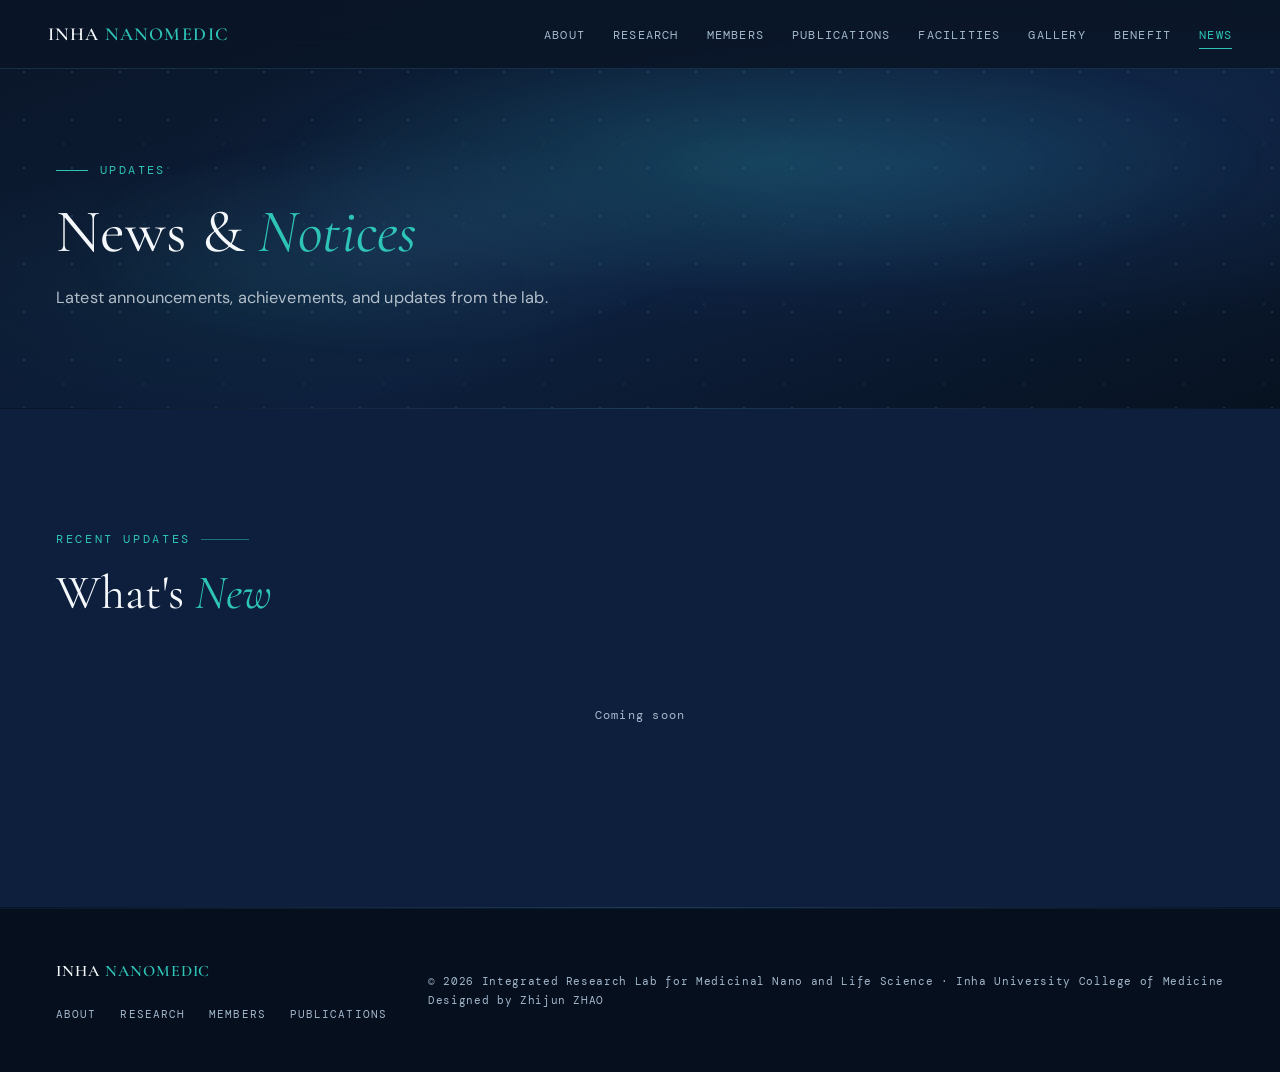
<file: news-notice.html>
<!DOCTYPE html>
<html lang="en">
<head>
  <meta charset="UTF-8">
  <link rel="icon" type="image/svg+xml" href="favicon.svg">
  <meta name="viewport" content="width=device-width, initial-scale=1.0">
  <title>News &amp; Notices — INHA NANOMEDIC</title>
  <meta name="description" content="Latest announcements, publications, and updates from the Inha Nanomedicine Lab.">
  <link rel="preconnect" href="https://fonts.googleapis.com">
  <link rel="preconnect" href="https://fonts.gstatic.com" crossorigin>
  <link href="https://fonts.googleapis.com/css2?family=Cormorant+Garamond:ital,wght@0,300;0,400;0,600;1,300;1,400;1,600&family=DM+Mono:wght@400;500&family=DM+Sans:wght@300;400;500&display=swap" rel="stylesheet">
  <link rel="stylesheet" href="css/style.css">
</head>
<body>

  <!-- ═══ NAVIGATION ═══ -->
  <nav>
    <a class="nav-logo" href="index.html">INHA <span>NANOMEDIC</span></a>
    <button class="nav-toggle" aria-label="Menu"><span></span><span></span><span></span></button>
    <ul class="nav-links">
      <li><a href="about.html">About</a></li>
      <li><a href="research.html">Research</a></li>
      <li><a href="member.html">Members</a></li>
      <li><a href="publication-patent.html">Publications</a></li>
      <li><a href="lab-facilities.html">Facilities</a></li>
      <li><a href="lab-activities.html">Gallery</a></li>
      <li><a href="benefit.html">Benefit</a></li>
      <li><a href="news-notice.html" class="active">News</a></li>
    </ul>
  </nav>

  <!-- ═══ PAGE HERO ═══ -->
  <header class="page-hero">
    <div class="page-hero-bg"></div>
    <div class="page-hero-dots"></div>
    <div class="page-hero-content fade-in">
      <div class="hero-tag">Updates</div>
      <h1>News &amp; <em>Notices</em></h1>
      <p>Latest announcements, achievements, and updates from the lab.</p>
    </div>
  </header>

  <div class="divider"></div>

  <!-- ═══ NEWS SECTION ═══ -->
  <section style="background: var(--deep);">
    <div class="section-label fade-in">Recent Updates</div>
    <h2 class="section-title fade-in">What's <em>New</em></h2>

    <!-- TODO: Add actual news items -->

    <div style="padding: 60px 0; text-align: center;">
      <div style="font-family: 'DM Mono', monospace; font-size: 0.78rem; color: var(--muted); letter-spacing: 0.1em;">Coming soon</div>
    </div>
  </section>

  <div class="divider"></div>

  <!-- ═══ FOOTER ═══ -->
  <footer>
    <div class="footer-inner">
      <div>
        <div class="footer-logo">INHA <span>NANOMEDIC</span></div>
        <div class="footer-links">
          <a href="about.html">About</a>
          <a href="research.html">Research</a>
          <a href="member.html">Members</a>
          <a href="publication-patent.html">Publications</a>
        </div>
      </div>
      <div class="footer-copy">&copy; 2026 Integrated Research Lab for Medicinal Nano and Life Science &middot; Inha University College of Medicine<br>Designed by Zhijun ZHAO</div>
    </div>
  </footer>

  <script src="js/main.js"></script>
</body>
</html>
</file>
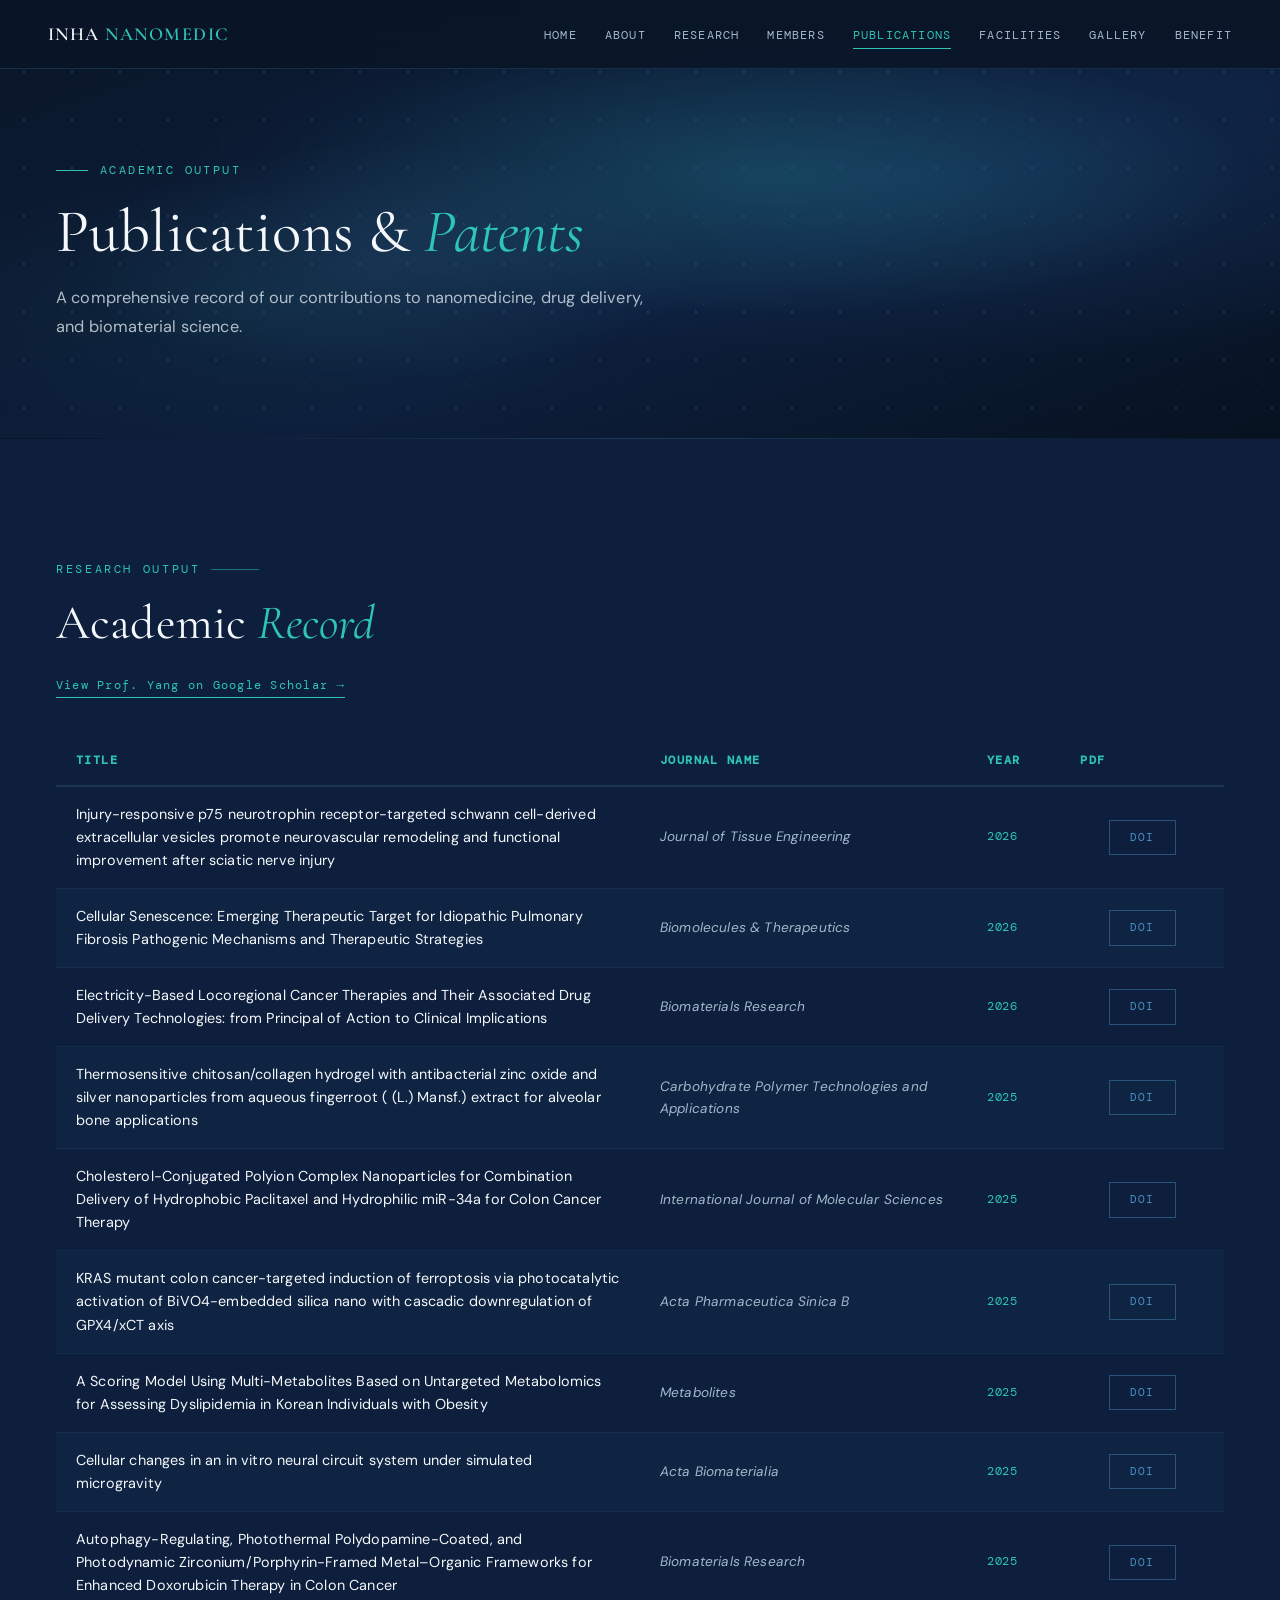
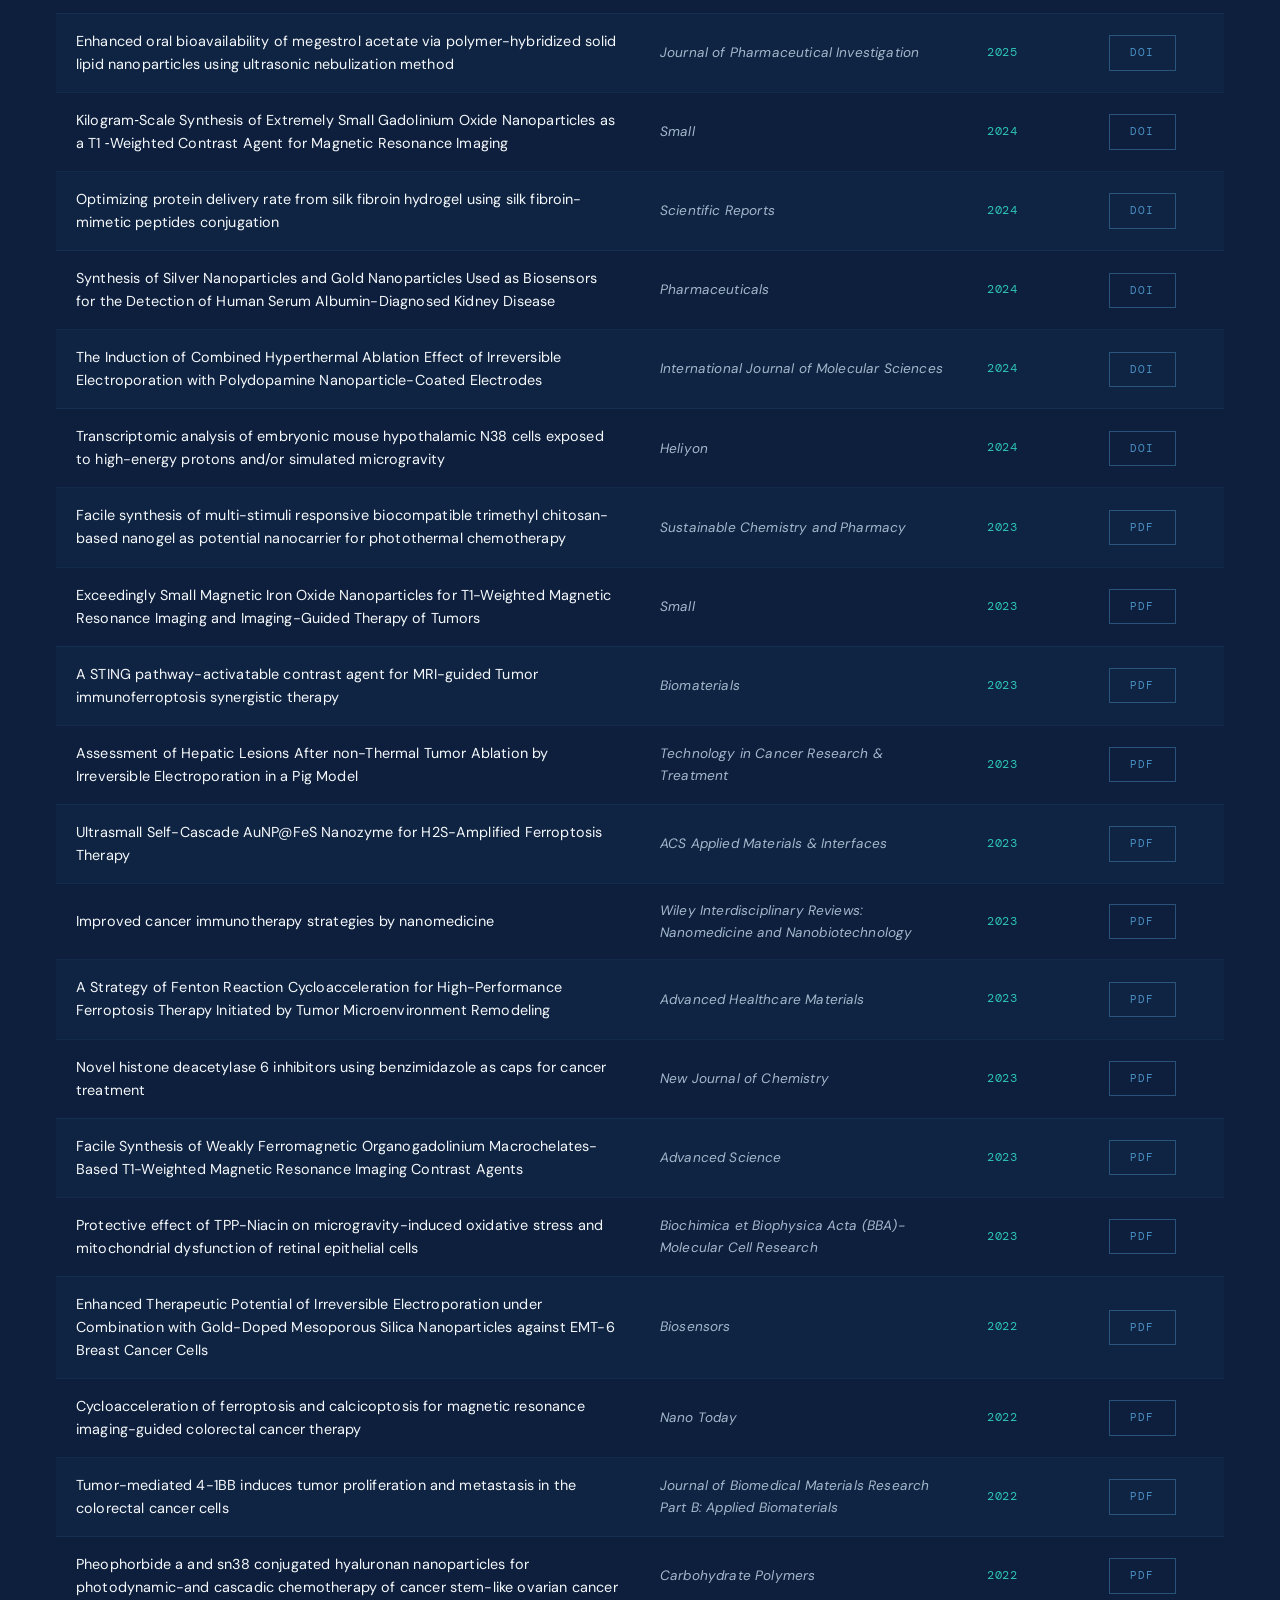
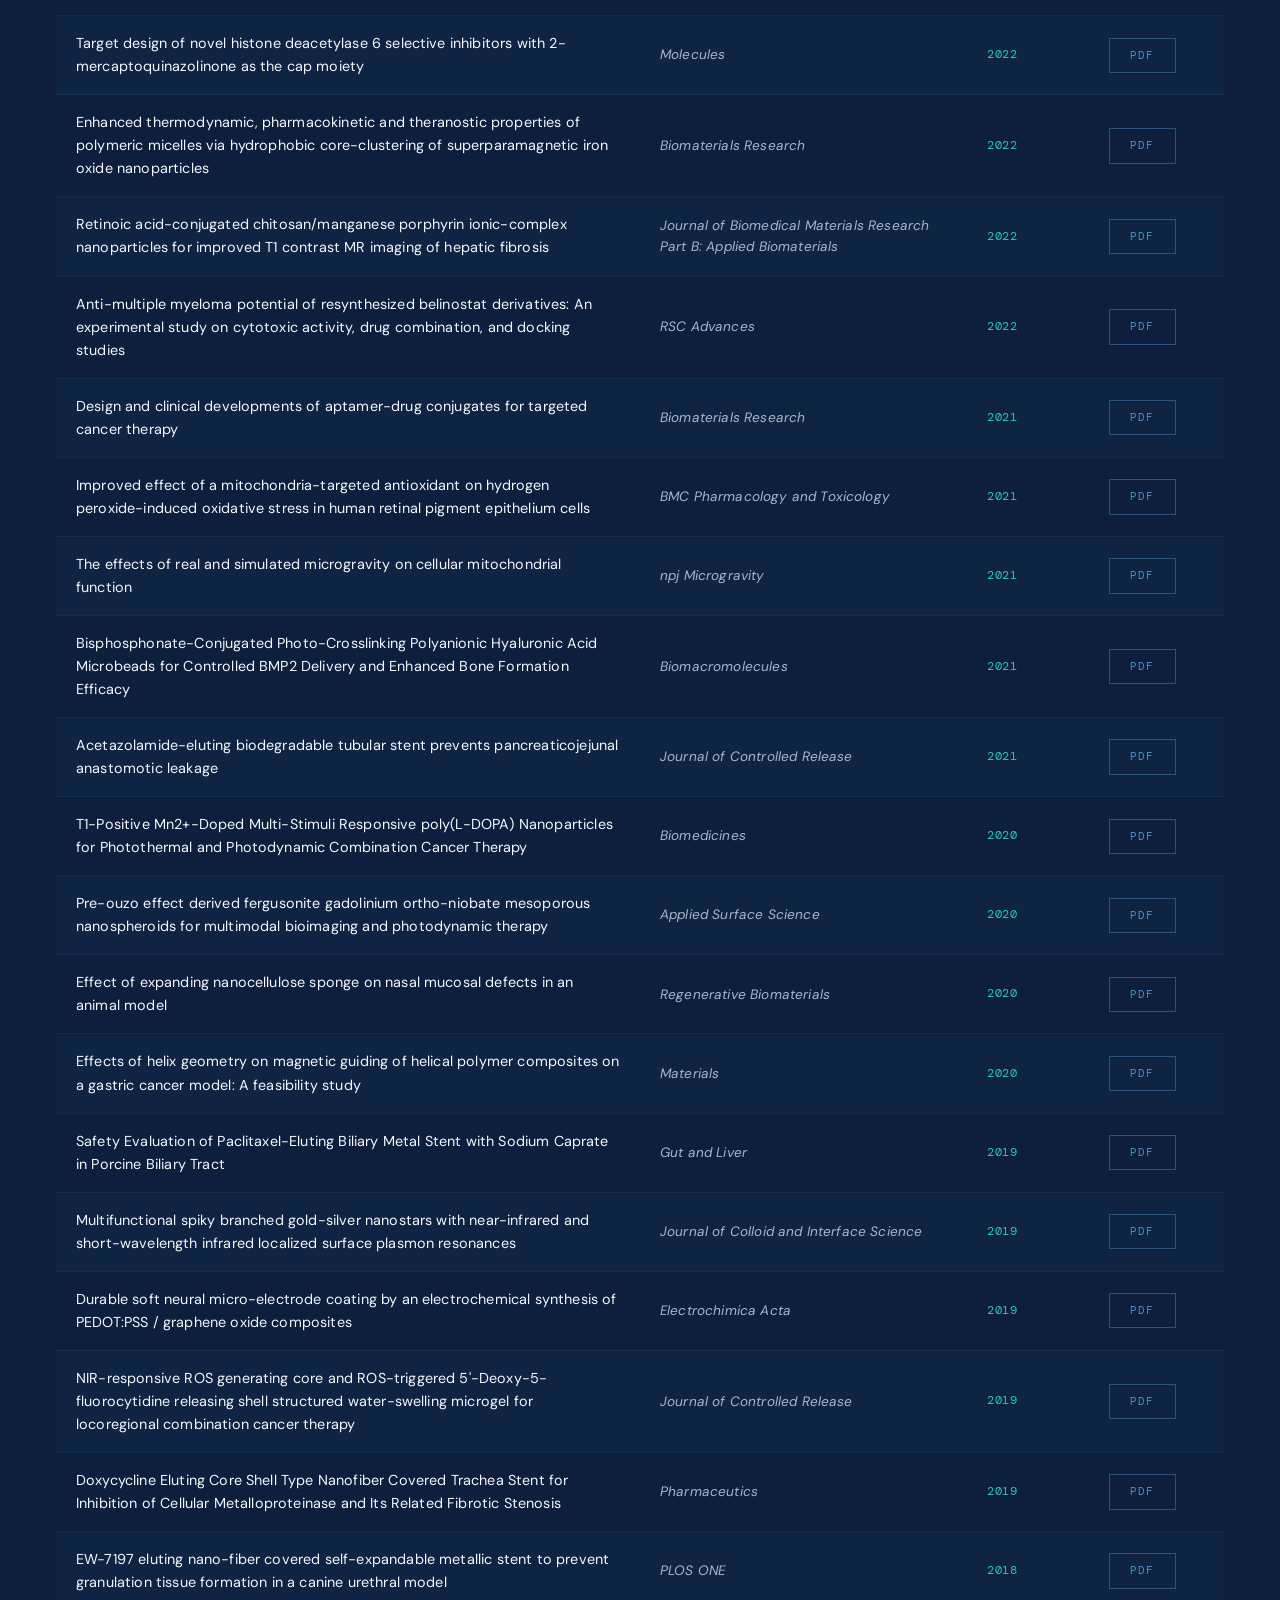
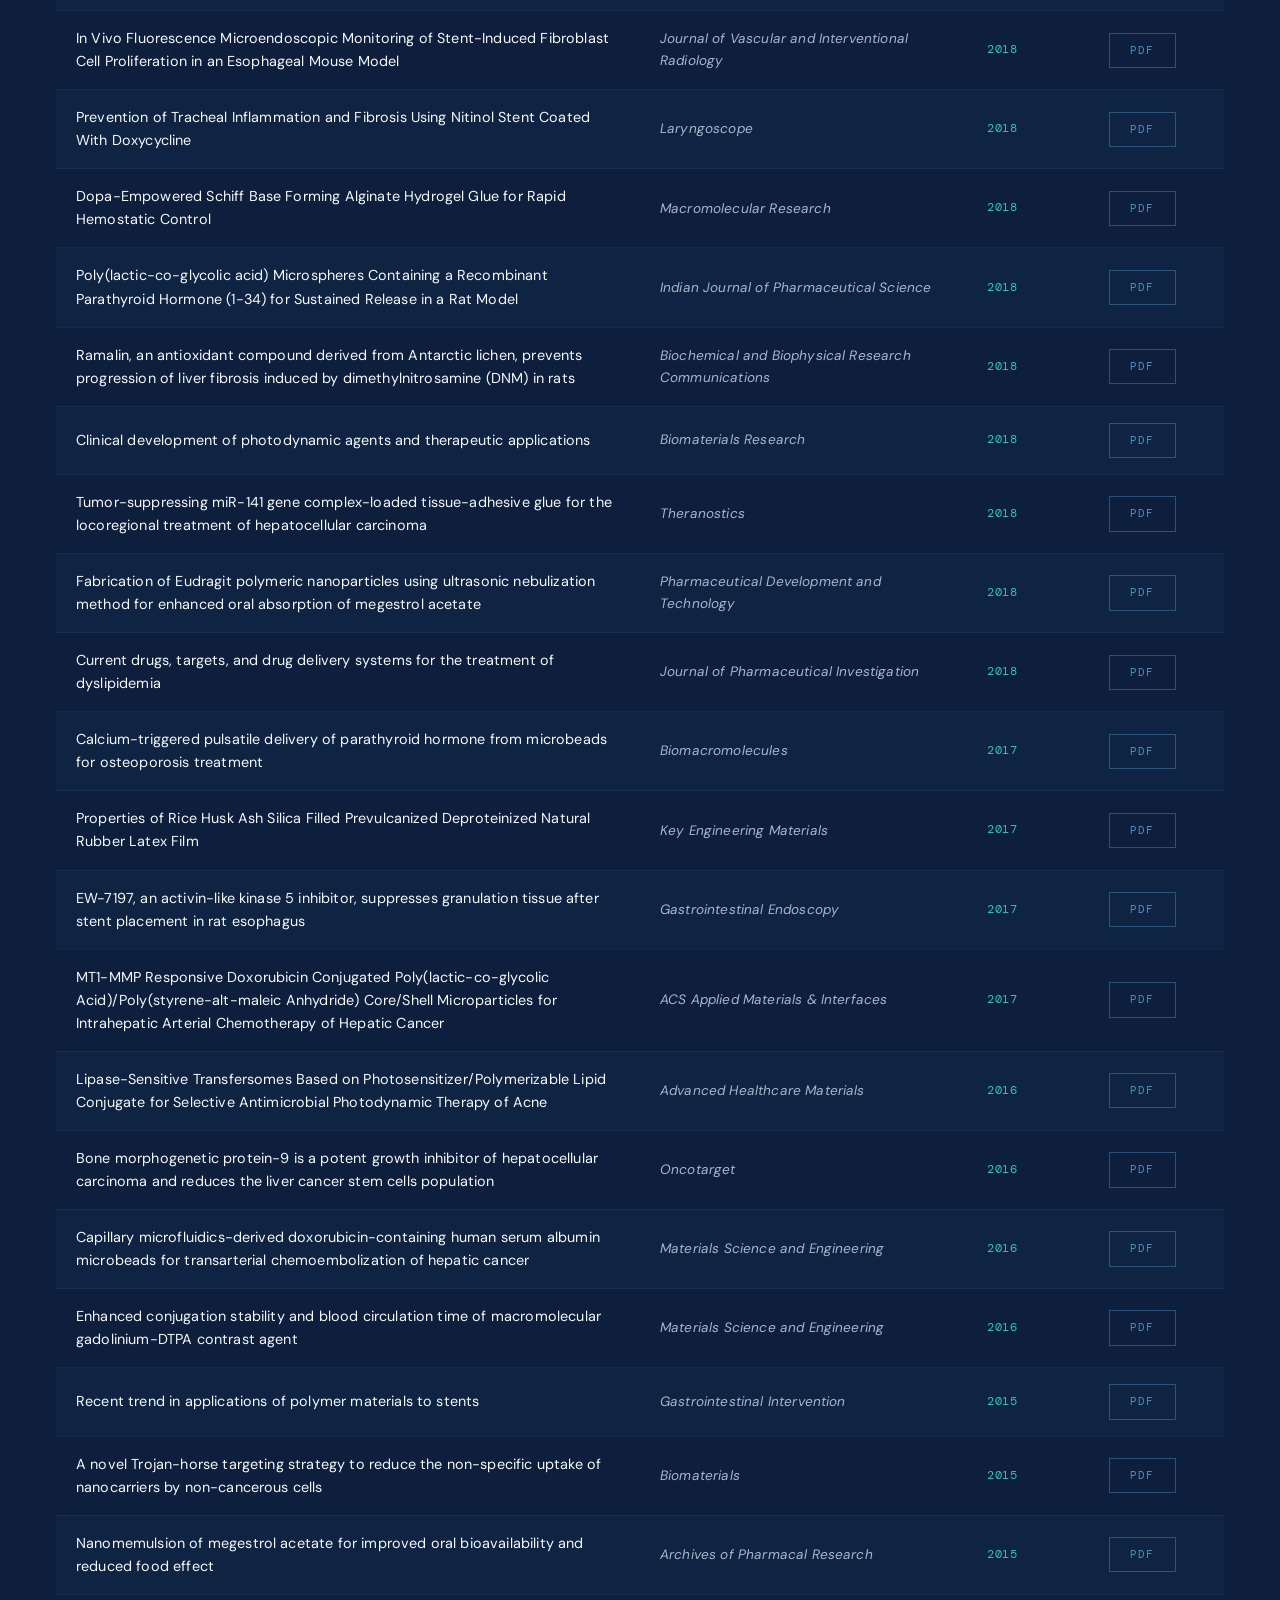
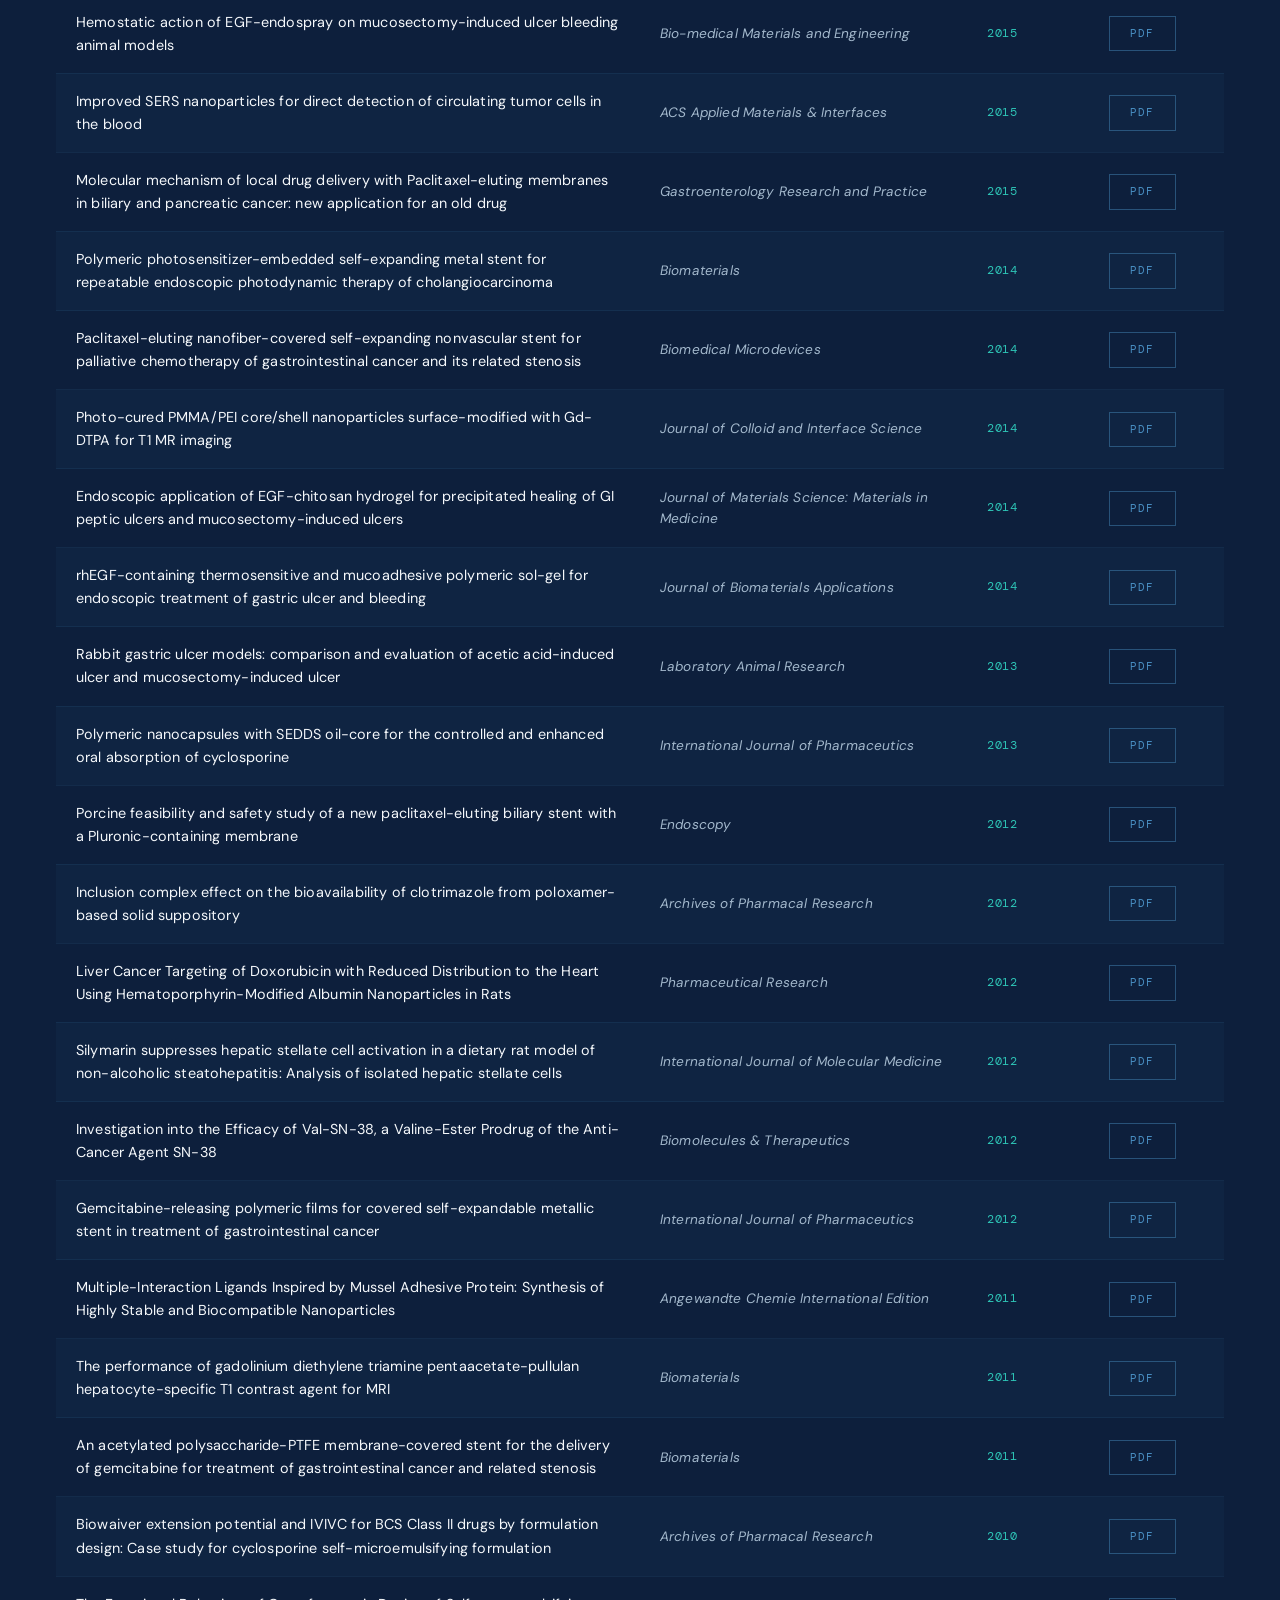
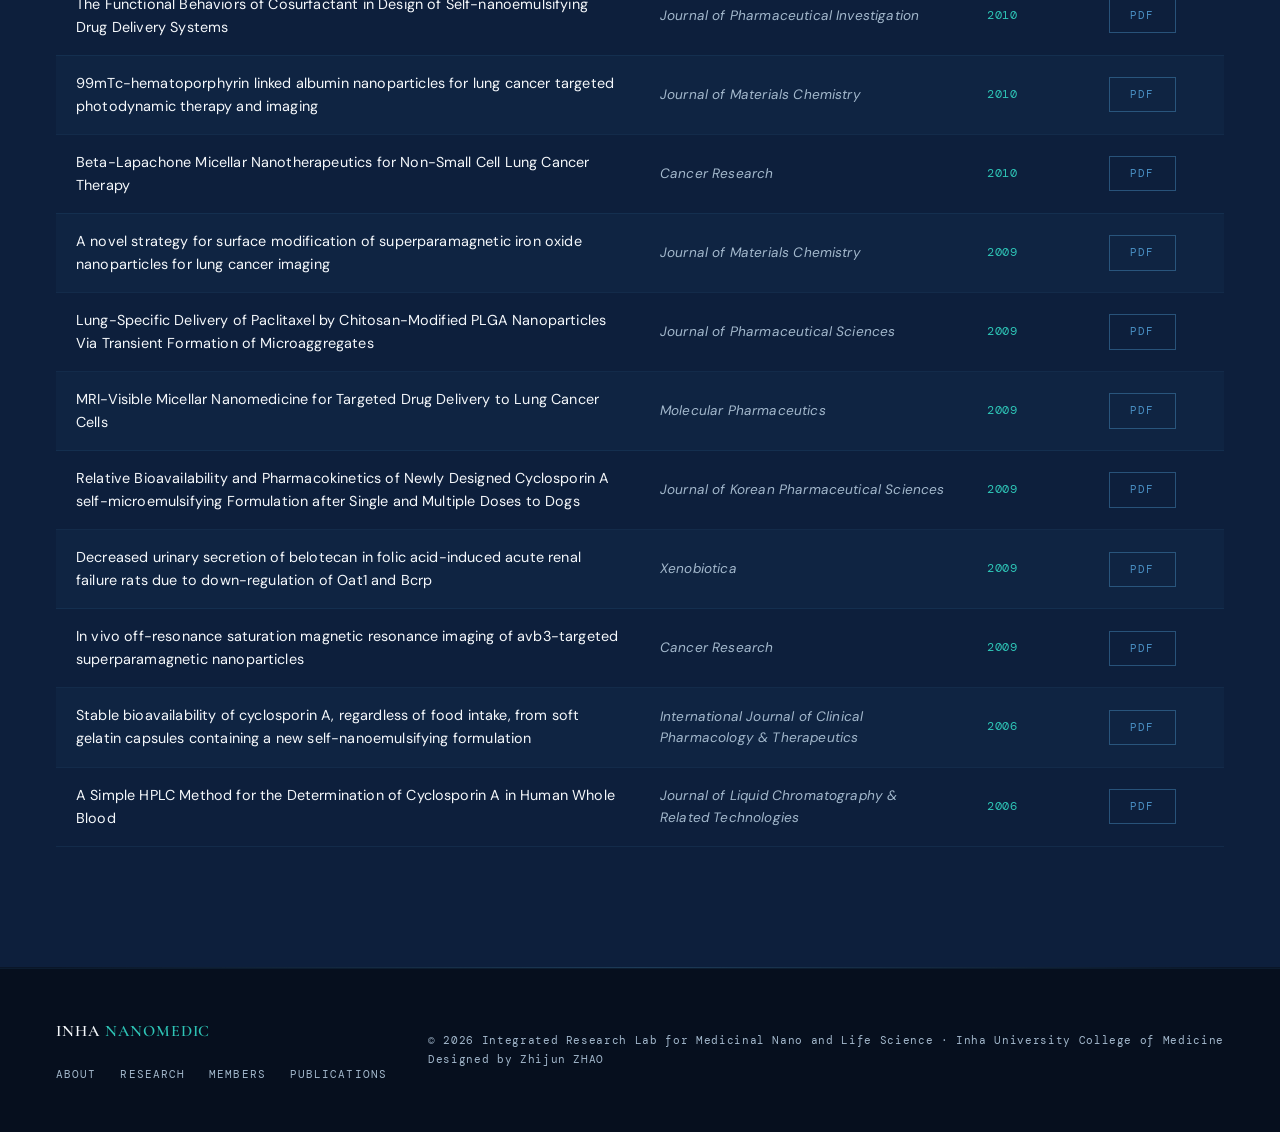
<file: publication-patent.html>
<!DOCTYPE html>
<html lang="en">
<head>
  <meta charset="UTF-8">
  <link rel="icon" type="image/svg+xml" href="favicon.svg">
  <meta name="viewport" content="width=device-width, initial-scale=1.0">
  <meta name="description" content="99 peer-reviewed publications in nanomedicine, drug delivery, and biomaterial science from the Inha Nanomedicine Lab.">
  <title>Publications &amp; Patents — INHA NANOMEDIC</title>
  <link rel="preconnect" href="https://fonts.googleapis.com">
  <link rel="preconnect" href="https://fonts.gstatic.com" crossorigin>
  <link href="https://fonts.googleapis.com/css2?family=Cormorant+Garamond:ital,wght@0,300;0,400;0,600;1,300;1,400;1,600&family=DM+Mono:wght@400;500&family=DM+Sans:wght@300;400;500&display=swap" rel="stylesheet">
  <link rel="stylesheet" href="css/style.css">
</head>
<body>

  <!-- ═══ NAVIGATION ═══ -->
  <nav>
    <a class="nav-logo" href="index.html">INHA <span>NANOMEDIC</span></a>
    <button class="nav-toggle" aria-label="Menu"><span></span><span></span><span></span></button>
    <ul class="nav-links">
      <li><a href="index.html">Home</a></li>
      <li><a href="about.html">About</a></li>
      <li><a href="research.html">Research</a></li>
      <li><a href="member.html">Members</a></li>
      <li><a href="publication-patent.html" class="active">Publications</a></li>
      <li><a href="lab-facilities.html">Facilities</a></li>
      <li><a href="lab-activities.html">Gallery</a></li>
      <li><a href="benefit.html">Benefit</a></li>
      <!-- <li><a href="news-notice.html">News</a></li> -->
    </ul>
  </nav>

  <!-- ═══ PAGE HERO ═══ -->
  <header class="page-hero">
    <div class="page-hero-bg"></div>
    <div class="page-hero-dots"></div>
    <div class="page-hero-content fade-in">
      <div class="hero-tag">Academic Output</div>
      <h1>Publications &amp; <em>Patents</em></h1>
      <p>A comprehensive record of our contributions to nanomedicine, drug delivery, and biomaterial science.</p>
    </div>
  </header>

  <div class="divider"></div>

  <!-- ═══ PUBLICATIONS & PATENTS ═══ -->
  <section class="publications">
    <div class="section-label fade-in">Research Output</div>
    <h2 class="section-title fade-in">Academic <em>Record</em></h2>

    <!-- Google Scholar link -->
    <div class="pub-scholar fade-in" style="margin-bottom: 40px; font-family: 'DM Mono', monospace; font-size: 0.78rem; letter-spacing: 0.1em;">
      <a href="https://scholar.google.com/citations?user=X1B7JX8AAAAJ&amp;hl=en" target="_blank" rel="noopener noreferrer" style="color: var(--teal); text-decoration: none; border-bottom: 1px solid var(--teal); padding-bottom: 4px;">View Prof. Yang on Google Scholar &rarr;</a>
    </div>

    <!-- International Journals table -->
    <div class="pub-section-wrap">
      <table class="patent-table fade-in">
        <thead>
          <tr><th>Title</th><th>Journal Name</th><th>Year</th><th>PDF</th></tr>
        </thead>
        <tbody>
          <tr><td>Injury-responsive p75 neurotrophin receptor-targeted schwann cell-derived extracellular vesicles promote neurovascular remodeling and functional improvement after sciatic nerve injury</td><td>Journal of Tissue Engineering</td><td>2026</td><td><a href="https://doi.org/10.1177/20417314261504499" target="_blank" rel="noopener noreferrer" class="btn-outline btn-small">DOI</a></td></tr>
          <tr><td>Cellular Senescence: Emerging Therapeutic Target for Idiopathic Pulmonary Fibrosis Pathogenic Mechanisms and Therapeutic Strategies</td><td>Biomolecules &amp; Therapeutics</td><td>2026</td><td><a href="https://doi.org/10.4062/biomolther.2026.004" target="_blank" rel="noopener noreferrer" class="btn-outline btn-small">DOI</a></td></tr>
          <tr><td>Electricity-Based Locoregional Cancer Therapies and Their Associated Drug Delivery Technologies: from Principal of Action to Clinical Implications</td><td>Biomaterials Research</td><td>2026</td><td><a href="https://doi.org/10.34133/bmr.0386" target="_blank" rel="noopener noreferrer" class="btn-outline btn-small">DOI</a></td></tr>
          <tr><td>Thermosensitive chitosan/collagen hydrogel with antibacterial zinc oxide and silver nanoparticles from aqueous fingerroot ( (L.) Mansf.) extract for alveolar bone applications</td><td>Carbohydrate Polymer Technologies and Applications</td><td>2025</td><td><a href="https://doi.org/10.1016/j.carpta.2025.101029" target="_blank" rel="noopener noreferrer" class="btn-outline btn-small">DOI</a></td></tr>
          <tr><td>Cholesterol-Conjugated Polyion Complex Nanoparticles for Combination Delivery of Hydrophobic Paclitaxel and Hydrophilic miR-34a for Colon Cancer Therapy</td><td>International Journal of Molecular Sciences</td><td>2025</td><td><a href="https://doi.org/10.3390/ijms26167965" target="_blank" rel="noopener noreferrer" class="btn-outline btn-small">DOI</a></td></tr>
          <tr><td>KRAS mutant colon cancer-targeted induction of ferroptosis via photocatalytic activation of BiVO4-embedded silica nano with cascadic downregulation of GPX4/xCT axis</td><td>Acta Pharmaceutica Sinica B</td><td>2025</td><td><a href="https://doi.org/10.1016/j.apsb.2025.06.024" target="_blank" rel="noopener noreferrer" class="btn-outline btn-small">DOI</a></td></tr>
          <tr><td>A Scoring Model Using Multi-Metabolites Based on Untargeted Metabolomics for Assessing Dyslipidemia in Korean Individuals with Obesity</td><td>Metabolites</td><td>2025</td><td><a href="https://doi.org/10.3390/metabo15040279" target="_blank" rel="noopener noreferrer" class="btn-outline btn-small">DOI</a></td></tr>
          <tr><td>Cellular changes in an in vitro neural circuit system under simulated microgravity</td><td>Acta Biomaterialia</td><td>2025</td><td><a href="https://doi.org/10.1016/j.actbio.2025.08.023" target="_blank" rel="noopener noreferrer" class="btn-outline btn-small">DOI</a></td></tr>
          <tr><td>Autophagy-Regulating, Photothermal Polydopamine-Coated, and Photodynamic Zirconium/Porphyrin-Framed Metal–Organic Frameworks for Enhanced Doxorubicin Therapy in Colon Cancer</td><td>Biomaterials Research</td><td>2025</td><td><a href="https://doi.org/10.34133/bmr.0218" target="_blank" rel="noopener noreferrer" class="btn-outline btn-small">DOI</a></td></tr>
          <tr><td>Enhanced oral bioavailability of megestrol acetate via polymer-hybridized solid lipid nanoparticles using ultrasonic nebulization method</td><td>Journal of Pharmaceutical Investigation</td><td>2025</td><td><a href="https://doi.org/10.1007/s40005-024-00694-7" target="_blank" rel="noopener noreferrer" class="btn-outline btn-small">DOI</a></td></tr>
          <tr><td>Kilogram‐Scale Synthesis of Extremely Small Gadolinium Oxide Nanoparticles as a T1 ‐Weighted Contrast Agent for Magnetic Resonance Imaging</td><td>Small</td><td>2024</td><td><a href="https://doi.org/10.1002/smll.202308547" target="_blank" rel="noopener noreferrer" class="btn-outline btn-small">DOI</a></td></tr>
          <tr><td>Optimizing protein delivery rate from silk fibroin hydrogel using silk fibroin-mimetic peptides conjugation</td><td>Scientific Reports</td><td>2024</td><td><a href="https://doi.org/10.1038/s41598-024-53689-7" target="_blank" rel="noopener noreferrer" class="btn-outline btn-small">DOI</a></td></tr>
          <tr><td>Synthesis of Silver Nanoparticles and Gold Nanoparticles Used as Biosensors for the Detection of Human Serum Albumin-Diagnosed Kidney Disease</td><td>Pharmaceuticals</td><td>2024</td><td><a href="https://doi.org/10.3390/ph17111421" target="_blank" rel="noopener noreferrer" class="btn-outline btn-small">DOI</a></td></tr>
          <tr><td>The Induction of Combined Hyperthermal Ablation Effect of Irreversible Electroporation with Polydopamine Nanoparticle-Coated Electrodes</td><td>International Journal of Molecular Sciences</td><td>2024</td><td><a href="https://doi.org/10.3390/ijms25084317" target="_blank" rel="noopener noreferrer" class="btn-outline btn-small">DOI</a></td></tr>
          <tr><td>Transcriptomic analysis of embryonic mouse hypothalamic N38 cells exposed to high-energy protons and/or simulated microgravity</td><td>Heliyon</td><td>2024</td><td><a href="https://doi.org/10.1016/j.heliyon.2024.e39533" target="_blank" rel="noopener noreferrer" class="btn-outline btn-small">DOI</a></td></tr>
          <tr><td>Facile synthesis of multi-stimuli responsive biocompatible trimethyl chitosan-based nanogel as potential nanocarrier for photothermal chemotherapy</td><td>Sustainable Chemistry and Pharmacy</td><td>2023</td><td><a href="assets/pdfs/publications/27cfda_ea8e4eb7df9644b280ce0b4a9b7585c4.pdf" target="_blank" rel="noopener noreferrer" class="btn-outline btn-small">PDF</a></td></tr>
          <tr><td>Exceedingly Small Magnetic Iron Oxide Nanoparticles for T1-Weighted Magnetic Resonance Imaging and Imaging-Guided Therapy of Tumors</td><td>Small</td><td>2023</td><td><a href="assets/pdfs/publications/27cfda_681e34cdc0b1430bb77784ec5438e4d7.pdf" target="_blank" rel="noopener noreferrer" class="btn-outline btn-small">PDF</a></td></tr>
          <tr><td>A STING pathway-activatable contrast agent for MRI-guided Tumor immunoferroptosis synergistic therapy</td><td>Biomaterials</td><td>2023</td><td><a href="assets/pdfs/publications/27cfda_bef8a3052cac4ad2a397d46e6e6a8fd6.pdf" target="_blank" rel="noopener noreferrer" class="btn-outline btn-small">PDF</a></td></tr>
          <tr><td>Assessment of Hepatic Lesions After non-Thermal Tumor Ablation by Irreversible Electroporation in a Pig Model</td><td>Technology in Cancer Research &amp; Treatment</td><td>2023</td><td><a href="assets/pdfs/publications/27cfda_aa7dd0cb9e064abba0ea69ac57651710.pdf" target="_blank" rel="noopener noreferrer" class="btn-outline btn-small">PDF</a></td></tr>
          <tr><td>Ultrasmall Self-Cascade AuNP@FeS Nanozyme for H2S-Amplified Ferroptosis Therapy</td><td>ACS Applied Materials &amp; Interfaces</td><td>2023</td><td><a href="assets/pdfs/publications/27cfda_7365422476e74af5b0e1c218b5c5f8cf.pdf" target="_blank" rel="noopener noreferrer" class="btn-outline btn-small">PDF</a></td></tr>
          <tr><td>Improved cancer immunotherapy strategies by nanomedicine</td><td>Wiley Interdisciplinary Reviews: Nanomedicine and Nanobiotechnology</td><td>2023</td><td><a href="assets/pdfs/publications/27cfda_242d1bbad5244ee08cc70359f3fd512c.pdf" target="_blank" rel="noopener noreferrer" class="btn-outline btn-small">PDF</a></td></tr>
          <tr><td>A Strategy of Fenton Reaction Cycloacceleration for High-Performance Ferroptosis Therapy Initiated by Tumor Microenvironment Remodeling</td><td>Advanced Healthcare Materials</td><td>2023</td><td><a href="assets/pdfs/publications/27cfda_53fc144d2df34a6093d2cedfec376797.pdf" target="_blank" rel="noopener noreferrer" class="btn-outline btn-small">PDF</a></td></tr>
          <tr><td>Novel histone deacetylase 6 inhibitors using benzimidazole as caps for cancer treatment</td><td>New Journal of Chemistry</td><td>2023</td><td><a href="assets/pdfs/publications/27cfda_db7c11d876ff45b1b30b538210af466a.pdf" target="_blank" rel="noopener noreferrer" class="btn-outline btn-small">PDF</a></td></tr>
          <tr><td>Facile Synthesis of Weakly Ferromagnetic Organogadolinium Macrochelates-Based T1-Weighted Magnetic Resonance Imaging Contrast Agents</td><td>Advanced Science</td><td>2023</td><td><a href="assets/pdfs/publications/27cfda_933c9afe551c4b7b9c8e9da790848866.pdf" target="_blank" rel="noopener noreferrer" class="btn-outline btn-small">PDF</a></td></tr>
          <tr><td>Protective effect of TPP-Niacin on microgravity-induced oxidative stress and mitochondrial dysfunction of retinal epithelial cells</td><td>Biochimica et Biophysica Acta (BBA)-Molecular Cell Research</td><td>2023</td><td><a href="assets/pdfs/publications/27cfda_84ecd9c62d4642b897e001f49d33cf3a.pdf" target="_blank" rel="noopener noreferrer" class="btn-outline btn-small">PDF</a></td></tr>
          <tr><td>Enhanced Therapeutic Potential of Irreversible Electroporation under Combination with Gold-Doped Mesoporous Silica Nanoparticles against EMT-6 Breast Cancer Cells</td><td>Biosensors</td><td>2022</td><td><a href="assets/pdfs/publications/27cfda_55939d296feb4c41af42e60bb5208a1f.pdf" target="_blank" rel="noopener noreferrer" class="btn-outline btn-small">PDF</a></td></tr>
          <tr><td>Cycloacceleration of ferroptosis and calcicoptosis for magnetic resonance imaging-guided colorectal cancer therapy</td><td>Nano Today</td><td>2022</td><td><a href="assets/pdfs/publications/27cfda_6eac87d834c54544b496a05eef903ac5.pdf" target="_blank" rel="noopener noreferrer" class="btn-outline btn-small">PDF</a></td></tr>
          <tr><td>Tumor-mediated 4-1BB induces tumor proliferation and metastasis in the colorectal cancer cells</td><td>Journal of Biomedical Materials Research Part B: Applied Biomaterials</td><td>2022</td><td><a href="assets/pdfs/publications/27cfda_9b90747ffb034c5f92cf47daffc4a620.pdf" target="_blank" rel="noopener noreferrer" class="btn-outline btn-small">PDF</a></td></tr>
          <tr><td>Pheophorbide a and sn38 conjugated hyaluronan nanoparticles for photodynamic-and cascadic chemotherapy of cancer stem-like ovarian cancer</td><td>Carbohydrate Polymers</td><td>2022</td><td><a href="assets/pdfs/publications/27cfda_13c4d58a2ac94f5aa7a70075691dbe25.pdf" target="_blank" rel="noopener noreferrer" class="btn-outline btn-small">PDF</a></td></tr>
          <tr><td>Target design of novel histone deacetylase 6 selective inhibitors with 2-mercaptoquinazolinone as the cap moiety</td><td>Molecules</td><td>2022</td><td><a href="assets/pdfs/publications/27cfda_066ed5fa94ef44708bf4c5fcb3cbd52a.pdf" target="_blank" rel="noopener noreferrer" class="btn-outline btn-small">PDF</a></td></tr>
          <tr><td>Enhanced thermodynamic, pharmacokinetic and theranostic properties of polymeric micelles via hydrophobic core-clustering of superparamagnetic iron oxide nanoparticles</td><td>Biomaterials Research</td><td>2022</td><td><a href="assets/pdfs/publications/27cfda_d297163267c04618b25c15f49ba0898e.pdf" target="_blank" rel="noopener noreferrer" class="btn-outline btn-small">PDF</a></td></tr>
          <tr><td>Retinoic acid-conjugated chitosan/manganese porphyrin ionic-complex nanoparticles for improved T1 contrast MR imaging of hepatic fibrosis</td><td>Journal of Biomedical Materials Research Part B: Applied Biomaterials</td><td>2022</td><td><a href="assets/pdfs/publications/27cfda_9857acb962a14e20a9ce815401730a0a.pdf" target="_blank" rel="noopener noreferrer" class="btn-outline btn-small">PDF</a></td></tr>
          <tr><td>Anti-multiple myeloma potential of resynthesized belinostat derivatives: An experimental study on cytotoxic activity, drug combination, and docking studies</td><td>RSC Advances</td><td>2022</td><td><a href="assets/pdfs/publications/27cfda_df0728f1922c4232897bcf7914b7046d.pdf" target="_blank" rel="noopener noreferrer" class="btn-outline btn-small">PDF</a></td></tr>
          <tr><td>Design and clinical developments of aptamer-drug conjugates for targeted cancer therapy</td><td>Biomaterials Research</td><td>2021</td><td><a href="assets/pdfs/publications/27cfda_4ad9b2f040484f598590a83eb41c35e9.pdf" target="_blank" rel="noopener noreferrer" class="btn-outline btn-small">PDF</a></td></tr>
          <tr><td>Improved effect of a mitochondria-targeted antioxidant on hydrogen peroxide-induced oxidative stress in human retinal pigment epithelium cells</td><td>BMC Pharmacology and Toxicology</td><td>2021</td><td><a href="assets/pdfs/publications/27cfda_05f04daec2c24fa18a3c4782820fb382.pdf" target="_blank" rel="noopener noreferrer" class="btn-outline btn-small">PDF</a></td></tr>
          <tr><td>The effects of real and simulated microgravity on cellular mitochondrial function</td><td>npj Microgravity</td><td>2021</td><td><a href="assets/pdfs/publications/27cfda_4c2007da73ef4197b3dc64947d06bf2e.pdf" target="_blank" rel="noopener noreferrer" class="btn-outline btn-small">PDF</a></td></tr>
          <tr><td>Bisphosphonate-Conjugated Photo-Crosslinking Polyanionic Hyaluronic Acid Microbeads for Controlled BMP2 Delivery and Enhanced Bone Formation Efficacy</td><td>Biomacromolecules</td><td>2021</td><td><a href="assets/pdfs/publications/27cfda_743cb93aeb13456ba07656c7d9c3fa38.pdf" target="_blank" rel="noopener noreferrer" class="btn-outline btn-small">PDF</a></td></tr>
          <tr><td>Acetazolamide-eluting biodegradable tubular stent prevents pancreaticojejunal anastomotic leakage</td><td>Journal of Controlled Release</td><td>2021</td><td><a href="assets/pdfs/publications/27cfda_627a85d3ac1e448aa5a32b99151132d6.pdf" target="_blank" rel="noopener noreferrer" class="btn-outline btn-small">PDF</a></td></tr>
          <tr><td>T1-Positive Mn2+-Doped Multi-Stimuli Responsive poly(L-DOPA) Nanoparticles for Photothermal and Photodynamic Combination Cancer Therapy</td><td>Biomedicines</td><td>2020</td><td><a href="assets/pdfs/publications/27cfda_6b62b77b3e33416cbd62c918e2d95c5f.pdf" target="_blank" rel="noopener noreferrer" class="btn-outline btn-small">PDF</a></td></tr>
          <tr><td>Pre-ouzo effect derived fergusonite gadolinium ortho-niobate mesoporous nanospheroids for multimodal bioimaging and photodynamic therapy</td><td>Applied Surface Science</td><td>2020</td><td><a href="assets/pdfs/publications/27cfda_a4b2bbef981d4c0ca379f447cacfbf05.pdf" target="_blank" rel="noopener noreferrer" class="btn-outline btn-small">PDF</a></td></tr>
          <tr><td>Effect of expanding nanocellulose sponge on nasal mucosal defects in an animal model</td><td>Regenerative Biomaterials</td><td>2020</td><td><a href="assets/pdfs/publications/27cfda_e46fe7ddcff44a2e898a3cff519f20d3.pdf" target="_blank" rel="noopener noreferrer" class="btn-outline btn-small">PDF</a></td></tr>
          <tr><td>Effects of helix geometry on magnetic guiding of helical polymer composites on a gastric cancer model: A feasibility study</td><td>Materials</td><td>2020</td><td><a href="assets/pdfs/publications/27cfda_987da95ba7034ed5adfc87ccd1aa19d8.pdf" target="_blank" rel="noopener noreferrer" class="btn-outline btn-small">PDF</a></td></tr>
          <tr><td>Safety Evaluation of Paclitaxel-Eluting Biliary Metal Stent with Sodium Caprate in Porcine Biliary Tract</td><td>Gut and Liver</td><td>2019</td><td><a href="assets/pdfs/publications/27cfda_4acc2fee03504375ad3ef4aa1e47be94.pdf" target="_blank" rel="noopener noreferrer" class="btn-outline btn-small">PDF</a></td></tr>
          <tr><td>Multifunctional spiky branched gold-silver nanostars with near-infrared and short-wavelength infrared localized surface plasmon resonances</td><td>Journal of Colloid and Interface Science</td><td>2019</td><td><a href="assets/pdfs/publications/27cfda_2e2a0ef116d348e79f966873455aff5f.pdf" target="_blank" rel="noopener noreferrer" class="btn-outline btn-small">PDF</a></td></tr>
          <tr><td>Durable soft neural micro-electrode coating by an electrochemical synthesis of PEDOT:PSS / graphene oxide composites</td><td>Electrochimica Acta</td><td>2019</td><td><a href="assets/pdfs/publications/27cfda_432b43669de44e82977448977ae5627e.pdf" target="_blank" rel="noopener noreferrer" class="btn-outline btn-small">PDF</a></td></tr>
          <tr><td>NIR-responsive ROS generating core and ROS-triggered 5'-Deoxy-5-fluorocytidine releasing shell structured water-swelling microgel for locoregional combination cancer therapy</td><td>Journal of Controlled Release</td><td>2019</td><td><a href="assets/pdfs/publications/27cfda_0749b5562acf47aa9d74577092536350.pdf" target="_blank" rel="noopener noreferrer" class="btn-outline btn-small">PDF</a></td></tr>
          <tr><td>Doxycycline Eluting Core Shell Type Nanofiber Covered Trachea Stent for Inhibition of Cellular Metalloproteinase and Its Related Fibrotic Stenosis</td><td>Pharmaceutics</td><td>2019</td><td><a href="assets/pdfs/publications/27cfda_c0499df2cf964ff5aa1c89ff1023f9f2.pdf" target="_blank" rel="noopener noreferrer" class="btn-outline btn-small">PDF</a></td></tr>
          <tr><td>EW-7197 eluting nano-fiber covered self-expandable metallic stent to prevent granulation tissue formation in a canine urethral model</td><td>PLOS ONE</td><td>2018</td><td><a href="assets/pdfs/publications/27cfda_847ac4db1cf04afc896b148b76f19fbf.pdf" target="_blank" rel="noopener noreferrer" class="btn-outline btn-small">PDF</a></td></tr>
          <tr><td>In Vivo Fluorescence Microendoscopic Monitoring of Stent-Induced Fibroblast Cell Proliferation in an Esophageal Mouse Model</td><td>Journal of Vascular and Interventional Radiology</td><td>2018</td><td><a href="assets/pdfs/publications/in_vivo_fluorescence_jvir_2018.pdf" target="_blank" rel="noopener noreferrer" class="btn-outline btn-small">PDF</a></td></tr>
          <tr><td>Prevention of Tracheal Inflammation and Fibrosis Using Nitinol Stent Coated With Doxycycline</td><td>Laryngoscope</td><td>2018</td><td><a href="assets/pdfs/publications/27cfda_fd2bf9e8042c4f2ba8e8d06006189031.pdf" target="_blank" rel="noopener noreferrer" class="btn-outline btn-small">PDF</a></td></tr>
          <tr><td>Dopa-Empowered Schiff Base Forming Alginate Hydrogel Glue for Rapid Hemostatic Control</td><td>Macromolecular Research</td><td>2018</td><td><a href="assets/pdfs/publications/27cfda_c3c342f6876649eb95d4dc04707961c5.pdf" target="_blank" rel="noopener noreferrer" class="btn-outline btn-small">PDF</a></td></tr>
          <tr><td>Poly(lactic-co-glycolic acid) Microspheres Containing a Recombinant Parathyroid Hormone (1-34) for Sustained Release in a Rat Model</td><td>Indian Journal of Pharmaceutical Science</td><td>2018</td><td><a href="assets/pdfs/publications/27cfda_3ba94d301c794ddea02f1d901678b93a.pdf" target="_blank" rel="noopener noreferrer" class="btn-outline btn-small">PDF</a></td></tr>
          <tr><td>Ramalin, an antioxidant compound derived from Antarctic lichen, prevents progression of liver fibrosis induced by dimethylnitrosamine (DNM) in rats</td><td>Biochemical and Biophysical Research Communications</td><td>2018</td><td><a href="assets/pdfs/publications/27cfda_ff1f336d22d14292b1d877a51791e99b.pdf" target="_blank" rel="noopener noreferrer" class="btn-outline btn-small">PDF</a></td></tr>
          <tr><td>Clinical development of photodynamic agents and therapeutic applications</td><td>Biomaterials Research</td><td>2018</td><td><a href="assets/pdfs/publications/27cfda_c09f118f17ca495abcdca8ad86c664a9.pdf" target="_blank" rel="noopener noreferrer" class="btn-outline btn-small">PDF</a></td></tr>
          <tr><td>Tumor-suppressing miR-141 gene complex-loaded tissue-adhesive glue for the locoregional treatment of hepatocellular carcinoma</td><td>Theranostics</td><td>2018</td><td><a href="assets/pdfs/publications/27cfda_13e2b864d1664484b575959639680428.pdf" target="_blank" rel="noopener noreferrer" class="btn-outline btn-small">PDF</a></td></tr>
          <tr><td>Fabrication of Eudragit polymeric nanoparticles using ultrasonic nebulization method for enhanced oral absorption of megestrol acetate</td><td>Pharmaceutical Development and Technology</td><td>2018</td><td><a href="assets/pdfs/publications/27cfda_6e3c44e26812468aac489276e370f8c4.pdf" target="_blank" rel="noopener noreferrer" class="btn-outline btn-small">PDF</a></td></tr>
          <tr><td>Current drugs, targets, and drug delivery systems for the treatment of dyslipidemia</td><td>Journal of Pharmaceutical Investigation</td><td>2018</td><td><a href="assets/pdfs/publications/27cfda_e9211c11e17842a585bb9ed632cef522.pdf" target="_blank" rel="noopener noreferrer" class="btn-outline btn-small">PDF</a></td></tr>
          <tr><td>Calcium-triggered pulsatile delivery of parathyroid hormone from microbeads for osteoporosis treatment</td><td>Biomacromolecules</td><td>2017</td><td><a href="assets/pdfs/publications/27cfda_9b19d25631d94284a90710966d18a9b1.pdf" target="_blank" rel="noopener noreferrer" class="btn-outline btn-small">PDF</a></td></tr>
          <tr><td>Properties of Rice Husk Ash Silica Filled Prevulcanized Deproteinized Natural Rubber Latex Film</td><td>Key Engineering Materials</td><td>2017</td><td><a href="assets/pdfs/publications/27cfda_df48404f3b38458cbfaa872ae9200254.pdf" target="_blank" rel="noopener noreferrer" class="btn-outline btn-small">PDF</a></td></tr>
          <tr><td>EW-7197, an activin-like kinase 5 inhibitor, suppresses granulation tissue after stent placement in rat esophagus</td><td>Gastrointestinal Endoscopy</td><td>2017</td><td><a href="assets/pdfs/publications/27cfda_8818184b9f554e2ebbd909a629f8f7ee.pdf" target="_blank" rel="noopener noreferrer" class="btn-outline btn-small">PDF</a></td></tr>
          <tr><td>MT1-MMP Responsive Doxorubicin Conjugated Poly(lactic-co-glycolic Acid)/Poly(styrene-alt-maleic Anhydride) Core/Shell Microparticles for Intrahepatic Arterial Chemotherapy of Hepatic Cancer</td><td>ACS Applied Materials &amp; Interfaces</td><td>2017</td><td><a href="assets/pdfs/publications/27cfda_c1519f3a95c14aefad9ab050fb7c1a3b.pdf" target="_blank" rel="noopener noreferrer" class="btn-outline btn-small">PDF</a></td></tr>
          <tr><td>Lipase-Sensitive Transfersomes Based on Photosensitizer/Polymerizable Lipid Conjugate for Selective Antimicrobial Photodynamic Therapy of Acne</td><td>Advanced Healthcare Materials</td><td>2016</td><td><a href="assets/pdfs/publications/27cfda_ea6e4ca19bcf400783d80bccfc1f9924.pdf" target="_blank" rel="noopener noreferrer" class="btn-outline btn-small">PDF</a></td></tr>
          <tr><td>Bone morphogenetic protein-9 is a potent growth inhibitor of hepatocellular carcinoma and reduces the liver cancer stem cells population</td><td>Oncotarget</td><td>2016</td><td><a href="assets/pdfs/publications/27cfda_dd7d384ac1ab48fb84ed04cbca738365.pdf" target="_blank" rel="noopener noreferrer" class="btn-outline btn-small">PDF</a></td></tr>
          <tr><td>Capillary microfluidics-derived doxorubicin-containing human serum albumin microbeads for transarterial chemoembolization of hepatic cancer</td><td>Materials Science and Engineering</td><td>2016</td><td><a href="assets/pdfs/publications/27cfda_6c09dcc0f832474f83de3f0e7b91cefd.pdf" target="_blank" rel="noopener noreferrer" class="btn-outline btn-small">PDF</a></td></tr>
          <tr><td>Enhanced conjugation stability and blood circulation time of macromolecular gadolinium-DTPA contrast agent</td><td>Materials Science and Engineering</td><td>2016</td><td><a href="assets/pdfs/publications/27cfda_3a85ae617baf40f2ae061dccdc2df8e8.pdf" target="_blank" rel="noopener noreferrer" class="btn-outline btn-small">PDF</a></td></tr>
          <tr><td>Recent trend in applications of polymer materials to stents</td><td>Gastrointestinal Intervention</td><td>2015</td><td><a href="assets/pdfs/publications/27cfda_75660931f40948d398eb0517d422502d.pdf" target="_blank" rel="noopener noreferrer" class="btn-outline btn-small">PDF</a></td></tr>
          <tr><td>A novel Trojan-horse targeting strategy to reduce the non-specific uptake of nanocarriers by non-cancerous cells</td><td>Biomaterials</td><td>2015</td><td><a href="assets/pdfs/publications/27cfda_9f6aa5b78777433b94a0ac0d656b4f55.pdf" target="_blank" rel="noopener noreferrer" class="btn-outline btn-small">PDF</a></td></tr>
          <tr><td>Nanomemulsion of megestrol acetate for improved oral bioavailability and reduced food effect</td><td>Archives of Pharmacal Research</td><td>2015</td><td><a href="assets/pdfs/publications/27cfda_8a13e36839e14f34a2ad2dfc5ba30bf3.pdf" target="_blank" rel="noopener noreferrer" class="btn-outline btn-small">PDF</a></td></tr>
          <tr><td>Hemostatic action of EGF-endospray on mucosectomy-induced ulcer bleeding animal models</td><td>Bio-medical Materials and Engineering</td><td>2015</td><td><a href="assets/pdfs/publications/27cfda_06cb83ed7b934bb2b5b095d9f531d1b1.pdf" target="_blank" rel="noopener noreferrer" class="btn-outline btn-small">PDF</a></td></tr>
          <tr><td>Improved SERS nanoparticles for direct detection of circulating tumor cells in the blood</td><td>ACS Applied Materials &amp; Interfaces</td><td>2015</td><td><a href="assets/pdfs/publications/27cfda_03cb9faa67fa4dd38e671107c4ccc963.pdf" target="_blank" rel="noopener noreferrer" class="btn-outline btn-small">PDF</a></td></tr>
          <tr><td>Molecular mechanism of local drug delivery with Paclitaxel-eluting membranes in biliary and pancreatic cancer: new application for an old drug</td><td>Gastroenterology Research and Practice</td><td>2015</td><td><a href="assets/pdfs/publications/27cfda_38afc42048dd4a1ca71cdc4927583215.pdf" target="_blank" rel="noopener noreferrer" class="btn-outline btn-small">PDF</a></td></tr>
          <tr><td>Polymeric photosensitizer-embedded self-expanding metal stent for repeatable endoscopic photodynamic therapy of cholangiocarcinoma</td><td>Biomaterials</td><td>2014</td><td><a href="assets/pdfs/publications/27cfda_cb229885ae674c1faf34f481c9401883.pdf" target="_blank" rel="noopener noreferrer" class="btn-outline btn-small">PDF</a></td></tr>
          <tr><td>Paclitaxel-eluting nanofiber-covered self-expanding nonvascular stent for palliative chemotherapy of gastrointestinal cancer and its related stenosis</td><td>Biomedical Microdevices</td><td>2014</td><td><a href="assets/pdfs/publications/27cfda_f94d604bc7474b9bb5d82e20606822e7.pdf" target="_blank" rel="noopener noreferrer" class="btn-outline btn-small">PDF</a></td></tr>
          <tr><td>Photo-cured PMMA/PEI core/shell nanoparticles surface-modified with Gd-DTPA for T1 MR imaging</td><td>Journal of Colloid and Interface Science</td><td>2014</td><td><a href="assets/pdfs/publications/27cfda_c89fd000bd2f493597b1fef027d9b2a4.pdf" target="_blank" rel="noopener noreferrer" class="btn-outline btn-small">PDF</a></td></tr>
          <tr><td>Endoscopic application of EGF-chitosan hydrogel for precipitated healing of GI peptic ulcers and mucosectomy-induced ulcers</td><td>Journal of Materials Science: Materials in Medicine</td><td>2014</td><td><a href="assets/pdfs/publications/27cfda_28c841ab19da4216a7c3f291d21465ab.pdf" target="_blank" rel="noopener noreferrer" class="btn-outline btn-small">PDF</a></td></tr>
          <tr><td>rhEGF-containing thermosensitive and mucoadhesive polymeric sol-gel for endoscopic treatment of gastric ulcer and bleeding</td><td>Journal of Biomaterials Applications</td><td>2014</td><td><a href="assets/pdfs/publications/27cfda_fb1442dac11c4d6f9294e927dc6fbaeb.pdf" target="_blank" rel="noopener noreferrer" class="btn-outline btn-small">PDF</a></td></tr>
          <tr><td>Rabbit gastric ulcer models: comparison and evaluation of acetic acid-induced ulcer and mucosectomy-induced ulcer</td><td>Laboratory Animal Research</td><td>2013</td><td><a href="assets/pdfs/publications/27cfda_371ed335573b4ab0a0306566593787ec.pdf" target="_blank" rel="noopener noreferrer" class="btn-outline btn-small">PDF</a></td></tr>
          <tr><td>Polymeric nanocapsules with SEDDS oil-core for the controlled and enhanced oral absorption of cyclosporine</td><td>International Journal of Pharmaceutics</td><td>2013</td><td><a href="assets/pdfs/publications/27cfda_3e41a59670bc4ee68cecd4a9ceae071e.pdf" target="_blank" rel="noopener noreferrer" class="btn-outline btn-small">PDF</a></td></tr>
          <tr><td>Porcine feasibility and safety study of a new paclitaxel-eluting biliary stent with a Pluronic-containing membrane</td><td>Endoscopy</td><td>2012</td><td><a href="assets/pdfs/publications/27cfda_e76232d44c834241a7d5bc337b621318.pdf" target="_blank" rel="noopener noreferrer" class="btn-outline btn-small">PDF</a></td></tr>
          <tr><td>Inclusion complex effect on the bioavailability of clotrimazole from poloxamer-based solid suppository</td><td>Archives of Pharmacal Research</td><td>2012</td><td><a href="assets/pdfs/publications/27cfda_cf8feda452984774b2e337ce145dcb1d.pdf" target="_blank" rel="noopener noreferrer" class="btn-outline btn-small">PDF</a></td></tr>
          <tr><td>Liver Cancer Targeting of Doxorubicin with Reduced Distribution to the Heart Using Hematoporphyrin-Modified Albumin Nanoparticles in Rats</td><td>Pharmaceutical Research</td><td>2012</td><td><a href="assets/pdfs/publications/27cfda_e55aa55ef7bb4101b96e26e382e7ba24.pdf" target="_blank" rel="noopener noreferrer" class="btn-outline btn-small">PDF</a></td></tr>
          <tr><td>Silymarin suppresses hepatic stellate cell activation in a dietary rat model of non-alcoholic steatohepatitis: Analysis of isolated hepatic stellate cells</td><td>International Journal of Molecular Medicine</td><td>2012</td><td><a href="assets/pdfs/publications/27cfda_397b306ecad343468b27db59e46a153b.pdf" target="_blank" rel="noopener noreferrer" class="btn-outline btn-small">PDF</a></td></tr>
          <tr><td>Investigation into the Efficacy of Val-SN-38, a Valine-Ester Prodrug of the Anti-Cancer Agent SN-38</td><td>Biomolecules &amp; Therapeutics</td><td>2012</td><td><a href="assets/pdfs/publications/27cfda_2c56f00fb724407b94ac6f8b0a6ca112.pdf" target="_blank" rel="noopener noreferrer" class="btn-outline btn-small">PDF</a></td></tr>
          <tr><td>Gemcitabine-releasing polymeric films for covered self-expandable metallic stent in treatment of gastrointestinal cancer</td><td>International Journal of Pharmaceutics</td><td>2012</td><td><a href="assets/pdfs/publications/27cfda_a780ff9168b045cea94c4d901bc7b7dc.pdf" target="_blank" rel="noopener noreferrer" class="btn-outline btn-small">PDF</a></td></tr>
          <tr><td>Multiple-Interaction Ligands Inspired by Mussel Adhesive Protein: Synthesis of Highly Stable and Biocompatible Nanoparticles</td><td>Angewandte Chemie International Edition</td><td>2011</td><td><a href="assets/pdfs/publications/27cfda_5447255cdff44b079f1040b209505cdf.pdf" target="_blank" rel="noopener noreferrer" class="btn-outline btn-small">PDF</a></td></tr>
          <tr><td>The performance of gadolinium diethylene triamine pentaacetate-pullulan hepatocyte-specific T1 contrast agent for MRI</td><td>Biomaterials</td><td>2011</td><td><a href="assets/pdfs/publications/27cfda_c6a9d2d31cce42fbad55f5b9d1e078b5.pdf" target="_blank" rel="noopener noreferrer" class="btn-outline btn-small">PDF</a></td></tr>
          <tr><td>An acetylated polysaccharide-PTFE membrane-covered stent for the delivery of gemcitabine for treatment of gastrointestinal cancer and related stenosis</td><td>Biomaterials</td><td>2011</td><td><a href="assets/pdfs/publications/27cfda_72deb173026e466bb4a97aa1f02798c8.pdf" target="_blank" rel="noopener noreferrer" class="btn-outline btn-small">PDF</a></td></tr>
          <tr><td>Biowaiver extension potential and IVIVC for BCS Class II drugs by formulation design: Case study for cyclosporine self-microemulsifying formulation</td><td>Archives of Pharmacal Research</td><td>2010</td><td><a href="assets/pdfs/publications/27cfda_11f9b58d6b434804aaf101a4c58fb751.pdf" target="_blank" rel="noopener noreferrer" class="btn-outline btn-small">PDF</a></td></tr>
          <tr><td>The Functional Behaviors of Cosurfactant in Design of Self-nanoemulsifying Drug Delivery Systems</td><td>Journal of Pharmaceutical Investigation</td><td>2010</td><td><a href="assets/pdfs/publications/27cfda_7a3ab916eaef4771b7d88d5a4ecd2d3c.pdf" target="_blank" rel="noopener noreferrer" class="btn-outline btn-small">PDF</a></td></tr>
          <tr><td>99mTc-hematoporphyrin linked albumin nanoparticles for lung cancer targeted photodynamic therapy and imaging</td><td>Journal of Materials Chemistry</td><td>2010</td><td><a href="assets/pdfs/publications/11. 2011_99mTc-hematoporphyrin linked albumin nanoparticles_Journal of materials chemistry_2010, 20, 9042-9046 _4.795.pdf" target="_blank" rel="noopener noreferrer" class="btn-outline btn-small">PDF</a></td></tr>
          <tr><td>Beta-Lapachone Micellar Nanotherapeutics for Non-Small Cell Lung Cancer Therapy</td><td>Cancer Research</td><td>2010</td><td><a href="assets/pdfs/publications/27cfda_be157d3aa74f4c328c7f1043c2bb419f.pdf" target="_blank" rel="noopener noreferrer" class="btn-outline btn-small">PDF</a></td></tr>
          <tr><td>A novel strategy for surface modification of superparamagnetic iron oxide nanoparticles for lung cancer imaging</td><td>Journal of Materials Chemistry</td><td>2009</td><td><a href="assets/pdfs/publications/10. 200908_J. of Mater. Chem_0959-9428_9인.pdf" target="_blank" rel="noopener noreferrer" class="btn-outline btn-small">PDF</a></td></tr>
          <tr><td>Lung-Specific Delivery of Paclitaxel by Chitosan-Modified PLGA Nanoparticles Via Transient Formation of Microaggregates</td><td>Journal of Pharmaceutical Sciences</td><td>2009</td><td><a href="assets/pdfs/publications/27cfda_4bed1e0acb054c1bb1885cbf6784b985.pdf" target="_blank" rel="noopener noreferrer" class="btn-outline btn-small">PDF</a></td></tr>
          <tr><td>MRI-Visible Micellar Nanomedicine for Targeted Drug Delivery to Lung Cancer Cells</td><td>Molecular Pharmaceutics</td><td>2009</td><td><a href="assets/pdfs/publications/27cfda_7ce87acc15c243158b18c18638902742.pdf" target="_blank" rel="noopener noreferrer" class="btn-outline btn-small">PDF</a></td></tr>
          <tr><td>Relative Bioavailability and Pharmacokinetics of Newly Designed Cyclosporin A self-microemulsifying Formulation after Single and Multiple Doses to Dogs</td><td>Journal of Korean Pharmaceutical Sciences</td><td>2009</td><td><a href="assets/pdfs/publications/27cfda_c75b527331a54b7783e5ff0c1e762304.pdf" target="_blank" rel="noopener noreferrer" class="btn-outline btn-small">PDF</a></td></tr>
          <tr><td>Decreased urinary secretion of belotecan in folic acid-induced acute renal failure rats due to down-regulation of Oat1 and Bcrp</td><td>Xenobiotica</td><td>2009</td><td><a href="assets/pdfs/publications/27cfda_474b447c4d0540f6b22e8beff2a7a213.pdf" target="_blank" rel="noopener noreferrer" class="btn-outline btn-small">PDF</a></td></tr>
          <tr><td>In vivo off-resonance saturation magnetic resonance imaging of avb3-targeted superparamagnetic nanoparticles</td><td>Cancer Research</td><td>2009</td><td><a href="assets/pdfs/publications/27cfda_ebf4f0bb6c2344db8b5d1b45465b25eb.pdf" target="_blank" rel="noopener noreferrer" class="btn-outline btn-small">PDF</a></td></tr>
          <tr><td>Stable bioavailability of cyclosporin A, regardless of food intake, from soft gelatin capsules containing a new self-nanoemulsifying formulation</td><td>International Journal of Clinical Pharmacology &amp; Therapeutics</td><td>2006</td><td><a href="assets/pdfs/publications/27cfda_59f50afa6e3e489f955fa60d24b5e021.pdf" target="_blank" rel="noopener noreferrer" class="btn-outline btn-small">PDF</a></td></tr>
          <tr><td>A Simple HPLC Method for the Determination of Cyclosporin A in Human Whole Blood</td><td>Journal of Liquid Chromatography &amp; Related Technologies</td><td>2006</td><td><a href="assets/pdfs/publications/27cfda_f1cbc81bd02b4c419aa87535ac70cd06.pdf" target="_blank" rel="noopener noreferrer" class="btn-outline btn-small">PDF</a></td></tr>
        </tbody>
      </table>
    </div>

  </section>

  <div class="divider"></div>

  <!-- ═══ FOOTER ═══ -->
  <footer>
    <div class="footer-inner">
      <div>
        <div class="footer-logo">INHA <span>NANOMEDIC</span></div>
        <div class="footer-links">
          <a href="about.html">About</a><a href="research.html">Research</a><a href="member.html">Members</a><a href="publication-patent.html">Publications</a>
        </div>
      </div>
      <div class="footer-copy">&copy; 2026 Integrated Research Lab for Medicinal Nano and Life Science &middot; Inha University College of Medicine<br>Designed by Zhijun ZHAO</div>
    </div>
  </footer>

  <script src="js/main.js"></script>
</body>
</html>
</file>
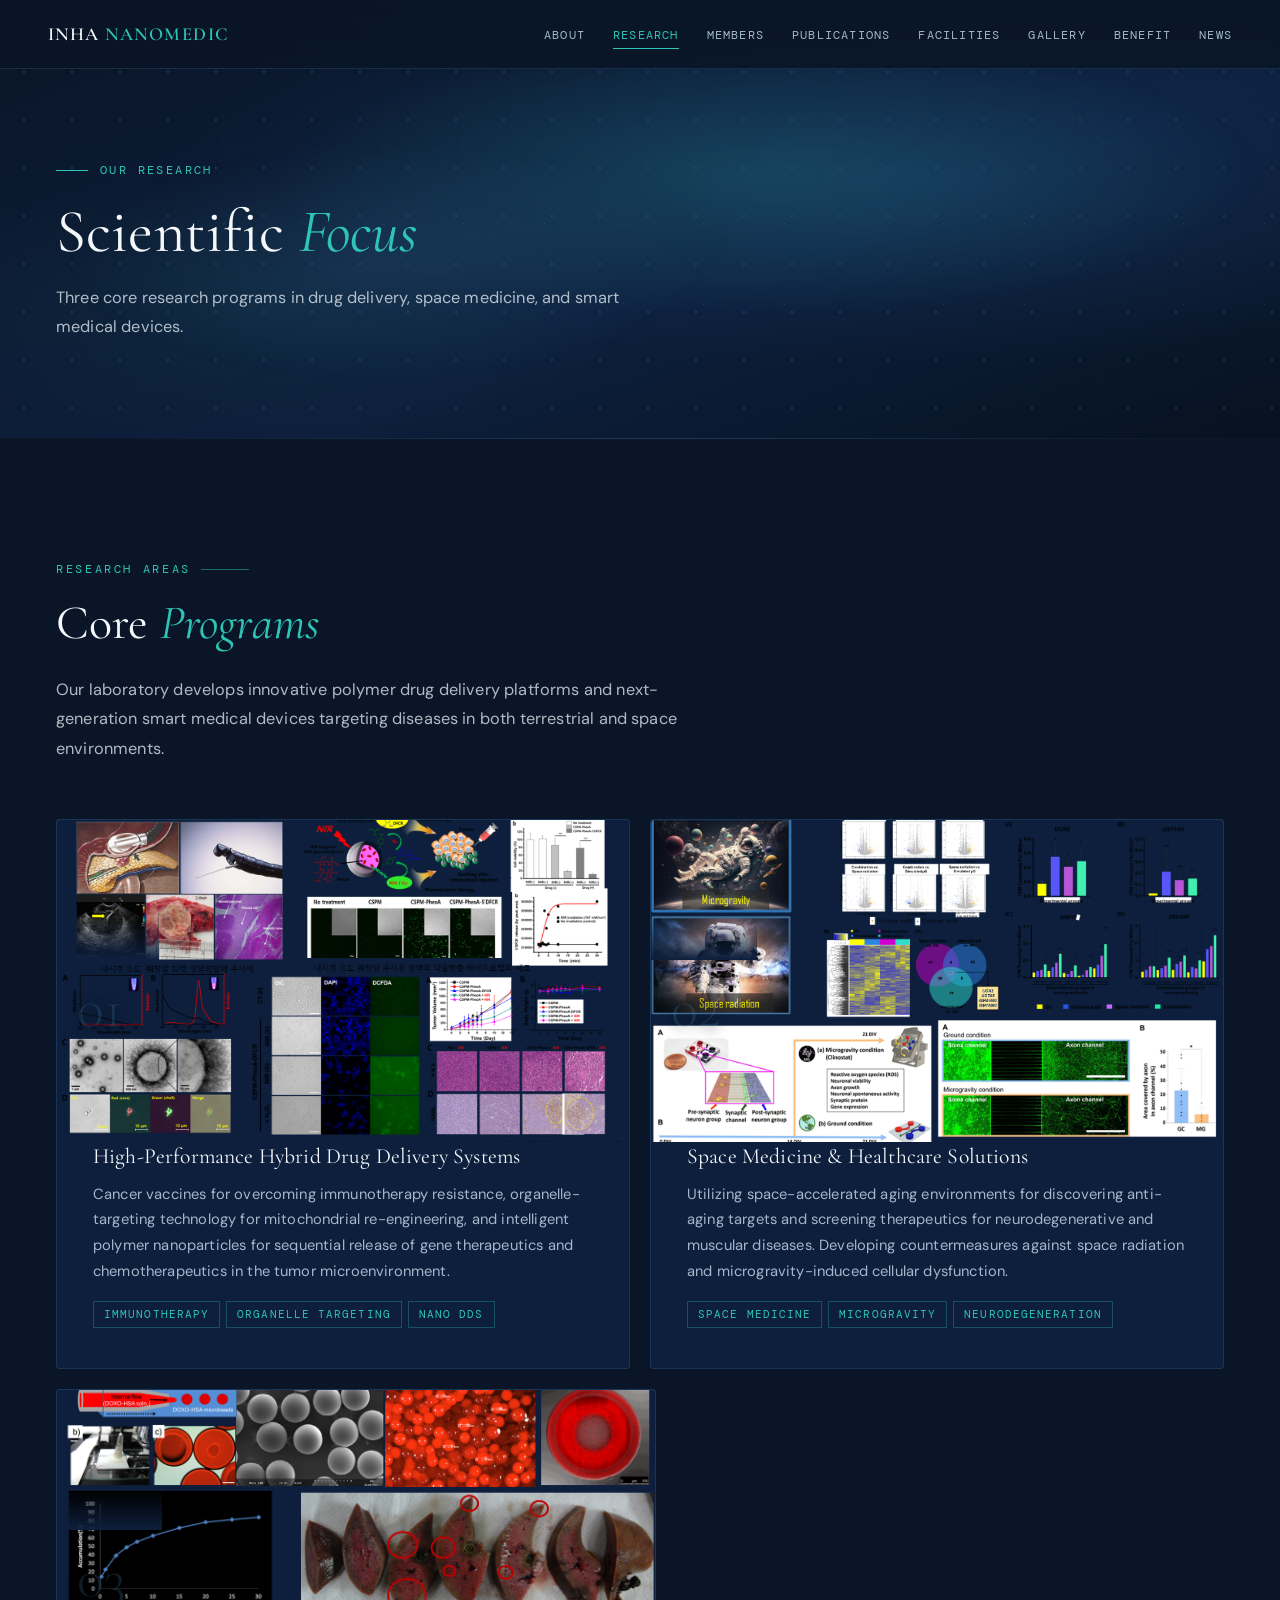
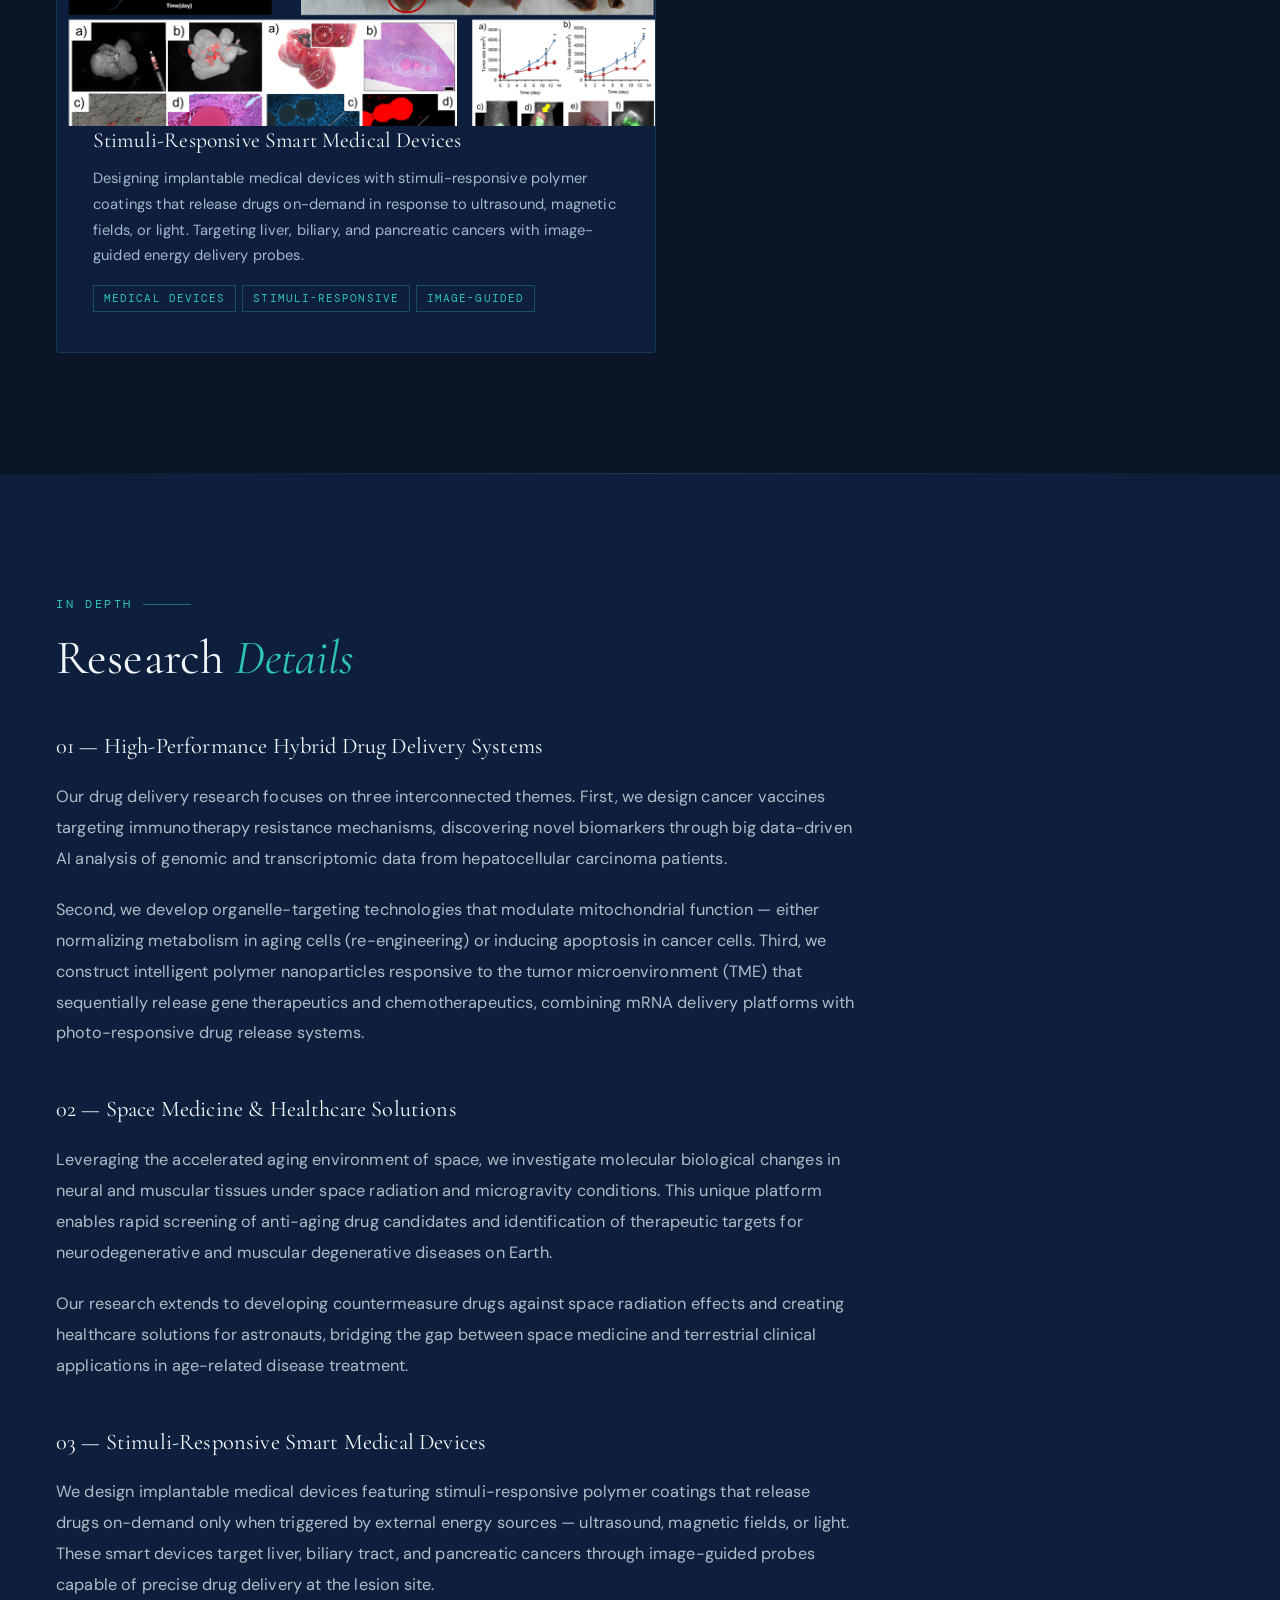
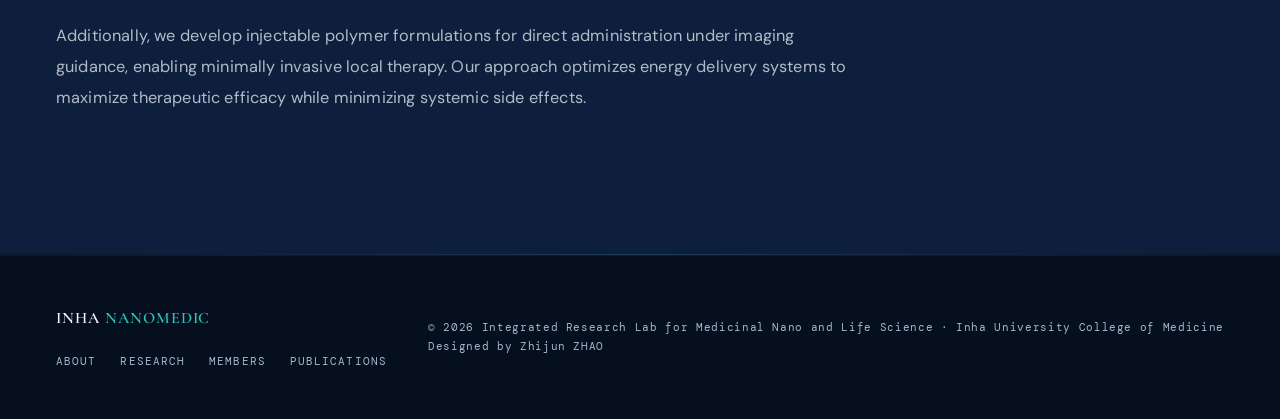
<file: research.html>
<!DOCTYPE html>
<html lang="en">
<head>
  <meta charset="UTF-8">
  <link rel="icon" type="image/svg+xml" href="favicon.svg">
  <meta name="viewport" content="width=device-width, initial-scale=1.0">
  <meta name="description" content="Three core research areas: high-performance drug delivery systems, space medicine, and stimuli-responsive smart medical devices.">
  <title>Research — INHA NANOMEDIC</title>
  <link rel="preconnect" href="https://fonts.googleapis.com">
  <link rel="preconnect" href="https://fonts.gstatic.com" crossorigin>
  <link href="https://fonts.googleapis.com/css2?family=Cormorant+Garamond:ital,wght@0,300;0,400;0,600;1,300;1,400;1,600&family=DM+Mono:wght@400;500&family=DM+Sans:wght@300;400;500&display=swap" rel="stylesheet">
  <link rel="stylesheet" href="css/style.css">
</head>
<body>

  <!-- ═══ NAVIGATION ═══ -->
  <nav>
    <a class="nav-logo" href="index.html">INHA <span>NANOMEDIC</span></a>
    <button class="nav-toggle" aria-label="Menu"><span></span><span></span><span></span></button>
    <ul class="nav-links">
      <li><a href="about.html">About</a></li>
      <li><a href="research.html" class="active">Research</a></li>
      <li><a href="member.html">Members</a></li>
      <li><a href="publication-patent.html">Publications</a></li>
      <li><a href="lab-facilities.html">Facilities</a></li>
      <li><a href="lab-activities.html">Gallery</a></li>
      <li><a href="benefit.html">Benefit</a></li>
      <li><a href="news-notice.html">News</a></li>
    </ul>
  </nav>

  <!-- ═══ PAGE HERO ═══ -->
  <header class="page-hero">
    <div class="page-hero-bg"></div>
    <div class="page-hero-dots"></div>
    <div class="page-hero-content fade-in">
      <div class="hero-tag">Our Research</div>
      <h1>Scientific <em>Focus</em></h1>
      <p>Three core research programs in drug delivery, space medicine, and smart medical devices.</p>
    </div>
  </header>

  <div class="divider"></div>

  <!-- ═══ RESEARCH GRID ═══ -->
  <section class="research" style="background: var(--navy);">
    <div class="section-label">Research Areas</div>
    <h2 class="section-title">Core <em>Programs</em></h2>
    <p class="section-subtitle">Our laboratory develops innovative polymer drug delivery platforms and next-generation smart medical devices targeting diseases in both terrestrial and space environments.</p>

    <div class="research-grid">

      <div class="research-card fade-in">
        <img src="assets/images/research/research-01-dds.png" alt="Drug Delivery Systems Research" class="card-img">
        <div class="card-num">01</div>
        <h3 class="card-title">High-Performance Hybrid Drug Delivery Systems</h3>
        <p class="card-desc">Cancer vaccines for overcoming immunotherapy resistance, organelle-targeting technology for mitochondrial re-engineering, and intelligent polymer nanoparticles for sequential release of gene therapeutics and chemotherapeutics in the tumor microenvironment.</p>
        <div class="card-tags">
          <span class="tag">Immunotherapy</span>
          <span class="tag">Organelle Targeting</span>
          <span class="tag">Nano DDS</span>
        </div>
      </div>

      <div class="research-card fade-in">
        <img src="assets/images/research/research-02-space.png" alt="Space Medicine Research" class="card-img">
        <div class="card-num">02</div>
        <h3 class="card-title">Space Medicine &amp; Healthcare Solutions</h3>
        <p class="card-desc">Utilizing space-accelerated aging environments for discovering anti-aging targets and screening therapeutics for neurodegenerative and muscular diseases. Developing countermeasures against space radiation and microgravity-induced cellular dysfunction.</p>
        <div class="card-tags">
          <span class="tag">Space Medicine</span>
          <span class="tag">Microgravity</span>
          <span class="tag">Neurodegeneration</span>
        </div>
      </div>

      <div class="research-card fade-in">
        <img src="assets/images/research/research-03-devices.png" alt="Smart Medical Devices Research" class="card-img">
        <div class="card-num">03</div>
        <h3 class="card-title">Stimuli-Responsive Smart Medical Devices</h3>
        <p class="card-desc">Designing implantable medical devices with stimuli-responsive polymer coatings that release drugs on-demand in response to ultrasound, magnetic fields, or light. Targeting liver, biliary, and pancreatic cancers with image-guided energy delivery probes.</p>
        <div class="card-tags">
          <span class="tag">Medical Devices</span>
          <span class="tag">Stimuli-Responsive</span>
          <span class="tag">Image-Guided</span>
        </div>
      </div>

    </div>
  </section>

  <div class="divider"></div>

  <!-- ═══ RESEARCH DETAIL SECTIONS ═══ -->
  <section style="background: var(--deep);">
    <div class="section-label">In Depth</div>
    <h2 class="section-title">Research <em>Details</em></h2>

    <div class="content-block fade-in">
      <h3>01 — High-Performance Hybrid Drug Delivery Systems</h3>
      <p>Our drug delivery research focuses on three interconnected themes. First, we design cancer vaccines targeting immunotherapy resistance mechanisms, discovering novel biomarkers through big data-driven AI analysis of genomic and transcriptomic data from hepatocellular carcinoma patients.</p>
      <p>Second, we develop organelle-targeting technologies that modulate mitochondrial function — either normalizing metabolism in aging cells (re-engineering) or inducing apoptosis in cancer cells. Third, we construct intelligent polymer nanoparticles responsive to the tumor microenvironment (TME) that sequentially release gene therapeutics and chemotherapeutics, combining mRNA delivery platforms with photo-responsive drug release systems.</p>
    </div>

    <div class="content-block fade-in">
      <h3>02 — Space Medicine &amp; Healthcare Solutions</h3>
      <p>Leveraging the accelerated aging environment of space, we investigate molecular biological changes in neural and muscular tissues under space radiation and microgravity conditions. This unique platform enables rapid screening of anti-aging drug candidates and identification of therapeutic targets for neurodegenerative and muscular degenerative diseases on Earth.</p>
      <p>Our research extends to developing countermeasure drugs against space radiation effects and creating healthcare solutions for astronauts, bridging the gap between space medicine and terrestrial clinical applications in age-related disease treatment.</p>
    </div>

    <div class="content-block fade-in">
      <h3>03 — Stimuli-Responsive Smart Medical Devices</h3>
      <p>We design implantable medical devices featuring stimuli-responsive polymer coatings that release drugs on-demand only when triggered by external energy sources — ultrasound, magnetic fields, or light. These smart devices target liver, biliary tract, and pancreatic cancers through image-guided probes capable of precise drug delivery at the lesion site.</p>
      <p>Additionally, we develop injectable polymer formulations for direct administration under imaging guidance, enabling minimally invasive local therapy. Our approach optimizes energy delivery systems to maximize therapeutic efficacy while minimizing systemic side effects.</p>
    </div>
  </section>

  <div class="divider"></div>

  <!-- ═══ FOOTER ═══ -->
  <footer>
    <div class="footer-inner">
      <div>
        <div class="footer-logo">INHA <span>NANOMEDIC</span></div>
        <div class="footer-links">
          <a href="about.html">About</a><a href="research.html">Research</a><a href="member.html">Members</a><a href="publication-patent.html">Publications</a>
        </div>
      </div>
      <div class="footer-copy">&copy; 2026 Integrated Research Lab for Medicinal Nano and Life Science &middot; Inha University College of Medicine<br>Designed by Zhijun ZHAO</div>
    </div>
  </footer>

  <script src="js/main.js"></script>
</body>
</html>
</file>
<file: css/style.css>
/* ═══════════════════════════════════════════════════════
   INHA NANOMEDIC LAB — Global Stylesheet
   Design: Dark navy + teal accent, editorial typography
   v2.0 — Readability & design improvements
   ═══════════════════════════════════════════════════════ */

/* ── VARIABLES ── */
:root {
  --navy: #0a1628;
  --deep: #0d1f3c;
  --blue: #1a3a6b;
  --accent: #4a90c4;
  --teal: #2ec4b6;
  --teal-dark: #22a89c;
  --gold: #c9a84c;
  --light: #e8f0f7;
  --muted: #a3b8cc;
  --white: #f5f8fb;
  --border: rgba(74,144,196,0.20);
  --border-light: rgba(74,144,196,0.1);
  --card-bg: rgba(74,144,196,0.04);
  --card-hover: rgba(74,144,196,0.09);
  --text-primary: #f5f8fb;
  --text-secondary: rgba(232,240,247,0.75);
  --text-dim: rgba(232,240,247,0.65);
  --nav-height: 62px;
}

/* ── RESET ── */
*, *::before, *::after { margin: 0; padding: 0; box-sizing: border-box; }
html { scroll-behavior: smooth; }

body {
  font-family: 'DM Sans', sans-serif;
  background: var(--navy);
  color: var(--white);
  overflow-x: hidden;
  line-height: 1.75;
  letter-spacing: 0.01em;
}

a { color: inherit; text-decoration: none; }
img { max-width: 100%; display: block; }
ul, ol { list-style: none; }

/* ── SCROLLBAR ── */
::-webkit-scrollbar { width: 8px; }
::-webkit-scrollbar-track { background: var(--navy); }
::-webkit-scrollbar-thumb { background: var(--blue); border-radius: 4px; }
::-webkit-scrollbar-thumb:hover { background: var(--accent); }

/* ── NAVIGATION ── */
nav {
  position: fixed; top: 0; left: 0; right: 0; z-index: 1000;
  display: flex; align-items: center; justify-content: space-between;
  padding: 18px 48px;
  background: rgba(10,22,40,0.92);
  backdrop-filter: blur(16px);
  -webkit-backdrop-filter: blur(16px);
  border-bottom: 1px solid var(--border);
  transition: padding 0.3s, background 0.3s;
}
nav.scrolled {
  padding: 12px 48px;
  background: rgba(10,22,40,0.97);
}

.nav-logo {
  font-family: 'Cormorant Garamond', serif;
  font-size: 1.15rem; font-weight: 600; letter-spacing: 0.08em;
  color: var(--white);
  text-decoration: none;
}
.nav-logo span { color: var(--teal); }

.nav-links { display: flex; gap: 28px; list-style: none; }
.nav-links a {
  font-family: 'DM Mono', monospace;
  font-size: 0.75rem; letter-spacing: 0.1em; text-transform: uppercase;
  color: var(--muted); text-decoration: none;
  transition: color 0.2s;
  position: relative;
  padding: 4px 0;
}
.nav-links a:hover,
.nav-links a.active { color: var(--teal); }
.nav-links a.active::after {
  content: ''; position: absolute; bottom: -2px; left: 0; right: 0;
  height: 1px; background: var(--teal);
}

/* Hamburger */
.nav-toggle {
  display: none; cursor: pointer; background: none; border: none;
  flex-direction: column; gap: 5px; padding: 4px;
}
.nav-toggle span {
  display: block; width: 22px; height: 1.5px;
  background: var(--white); transition: all 0.3s;
}
.nav-toggle.open span:nth-child(1) { transform: rotate(45deg) translate(4px, 4px); }
.nav-toggle.open span:nth-child(2) { opacity: 0; }
.nav-toggle.open span:nth-child(3) { transform: rotate(-45deg) translate(4px, -4px); }

/* ── PAGE HERO (inner pages) ── */
.page-hero {
  padding: 160px 56px 96px;
  position: relative; overflow: hidden;
  background: var(--navy);
}
.page-hero-bg {
  position: absolute; inset: 0; z-index: 0;
  background:
    radial-gradient(ellipse 80% 60% at 70% 40%, rgba(26,58,107,0.45) 0%, transparent 70%),
    radial-gradient(ellipse 50% 50% at 20% 70%, rgba(46,196,182,0.06) 0%, transparent 60%),
    linear-gradient(160deg, #0a1628 0%, #0d1f3c 60%, #071220 100%);
}
.page-hero-bg::after {
  content: '';
  position: absolute; inset: 0;
  background:
    radial-gradient(ellipse 65% 55% at 60% 40%, rgba(46,196,182,0.18) 0%, transparent 60%),
    radial-gradient(ellipse 50% 55% at 30% 60%, rgba(74,144,196,0.15) 0%, transparent 50%);
  animation: nebulaShift 25s ease-in-out infinite alternate;
  will-change: opacity, transform;
}
.page-hero-dots {
  position: absolute; inset: 0; z-index: 1;
  background-image:
    radial-gradient(circle, rgba(74,144,196,0.25) 1px, transparent 1px),
    radial-gradient(circle, rgba(46,196,182,0.12) 1px, transparent 1px);
  background-size: 48px 48px, 80px 80px;
  background-position: 0 0, 24px 24px;
  animation: drift 25s linear infinite;
  will-change: background-position;
}
@keyframes drift { to { background-position: 48px 48px, 72px 72px; } }

.page-hero-content { position: relative; z-index: 2; max-width: 800px; }
.page-hero .hero-tag {
  font-family: 'DM Mono', monospace;
  font-size: 0.75rem; letter-spacing: 0.2em; text-transform: uppercase;
  color: var(--teal); margin-bottom: 16px;
  display: flex; align-items: center; gap: 12px;
}
.page-hero .hero-tag::before {
  content: ''; display: block; width: 32px; height: 1px; background: var(--teal);
}
.page-hero h1 {
  font-family: 'Cormorant Garamond', serif;
  font-size: clamp(2.4rem, 5vw, 3.8rem);
  font-weight: 400; line-height: 1.15;
  margin-bottom: 16px;
}
.page-hero h1 em { font-style: italic; color: var(--teal); }
.page-hero p {
  font-size: 1.02rem; line-height: 1.8;
  color: var(--text-secondary); max-width: 600px;
}

/* ── FULL HERO (home page) ── */
.hero {
  min-height: 100vh;
  display: flex; align-items: center;
  position: relative; overflow: hidden;
  padding: 120px 56px 80px;
}
.hero-bg {
  position: absolute; inset: 0; z-index: 0;
  background:
    radial-gradient(ellipse 80% 60% at 70% 40%, rgba(26,58,107,0.55) 0%, transparent 70%),
    radial-gradient(ellipse 50% 50% at 20% 70%, rgba(46,196,182,0.08) 0%, transparent 60%),
    linear-gradient(160deg, #0a1628 0%, #0d1f3c 60%, #071220 100%);
}
/* Nebula glow — slow teal/blue color wash */
.hero-bg::after {
  content: '';
  position: absolute; inset: 0;
  background:
    radial-gradient(ellipse 70% 60% at 65% 35%, rgba(46,196,182,0.22) 0%, transparent 65%),
    radial-gradient(ellipse 55% 65% at 25% 65%, rgba(74,144,196,0.18) 0%, transparent 55%),
    radial-gradient(ellipse 40% 40% at 50% 50%, rgba(26,58,107,0.25) 0%, transparent 50%);
  animation: nebulaShift 25s ease-in-out infinite alternate;
  will-change: opacity, transform;
}
@keyframes nebulaShift {
  0% { opacity: 0.6; transform: scale(1) translate(0, 0); filter: hue-rotate(0deg); }
  33% { opacity: 1; transform: scale(1.08) translate(2%, -1%); filter: hue-rotate(20deg); }
  66% { opacity: 0.8; transform: scale(0.95) translate(-2%, 1%); filter: hue-rotate(-15deg); }
  100% { opacity: 1; transform: scale(1.05) translate(1%, 2%); filter: hue-rotate(10deg); }
}
.hero-dots {
  position: absolute; inset: 0; z-index: 1;
  background-image:
    radial-gradient(circle, rgba(74,144,196,0.35) 1px, transparent 1px),
    radial-gradient(circle, rgba(46,196,182,0.2) 1px, transparent 1px);
  background-size: 48px 48px, 80px 80px;
  background-position: 0 0, 24px 24px;
  animation: drift 20s linear infinite;
  will-change: background-position;
}
.hero-content { position: relative; z-index: 2; max-width: 700px; }
.hero-tag {
  font-family: 'DM Mono', monospace;
  font-size: 0.75rem; letter-spacing: 0.2em; text-transform: uppercase;
  color: var(--teal); margin-bottom: 20px;
  display: flex; align-items: center; gap: 12px;
}
.hero-tag::before {
  content: ''; display: block; width: 32px; height: 1px; background: var(--teal);
}
.hero h1 {
  font-family: 'Cormorant Garamond', serif;
  font-size: clamp(2.8rem, 6vw, 4.8rem);
  font-weight: 400; line-height: 1.15;
  margin-bottom: 12px;
}
.hero h1 em { font-style: italic; color: var(--teal); }
.hero h2 {
  font-family: 'Cormorant Garamond', serif;
  font-size: clamp(1.1rem, 2.5vw, 1.6rem);
  font-weight: 300; color: var(--muted);
  margin-bottom: 32px; line-height: 1.5;
}
.hero p {
  font-size: 1.02rem; line-height: 1.8;
  color: var(--text-secondary); max-width: 520px; margin-bottom: 40px;
}
.hero-ctas { display: flex; gap: 16px; flex-wrap: wrap; }

/* ── STATS BAR ── */
.stats-bar {
  display: grid; grid-template-columns: repeat(3, 1fr);
  background: var(--deep); border-top: 1px solid var(--border);
  border-bottom: 1px solid var(--border);
}
.stat-item {
  padding: 32px 48px; text-align: center;
  border-right: 1px solid var(--border);
}
.stat-item:last-child { border-right: none; }
.stat-number {
  font-family: 'Cormorant Garamond', serif;
  font-size: 2.8rem; font-weight: 300; color: var(--teal);
  line-height: 1; margin-bottom: 6px;
}
.stat-label {
  font-family: 'DM Mono', monospace; font-size: 0.72rem;
  letter-spacing: 0.15em; text-transform: uppercase; color: var(--muted);
}

/* ── BUTTONS ── */
.btn-primary {
  padding: 14px 32px;
  background: var(--teal); color: var(--navy);
  font-family: 'DM Mono', monospace; font-size: 0.75rem;
  letter-spacing: 0.12em; text-transform: uppercase;
  border: none; cursor: pointer; text-decoration: none;
  display: inline-block; font-weight: 500;
  clip-path: polygon(8px 0%, 100% 0%, calc(100% - 8px) 100%, 0% 100%);
  transition: background 0.2s, transform 0.15s;
}
.btn-primary:hover { background: var(--teal-dark); transform: translateY(-2px); }
.btn-primary:focus-visible { outline: 2px solid var(--teal); outline-offset: 4px; }

.btn-outline {
  padding: 13px 32px;
  background: transparent; color: var(--accent);
  font-family: 'DM Mono', monospace; font-size: 0.75rem;
  letter-spacing: 0.12em; text-transform: uppercase;
  border: 1px solid rgba(74,144,196,0.45); cursor: pointer;
  text-decoration: none; display: inline-block;
  transition: border-color 0.2s, color 0.2s;
}
.btn-outline:hover { border-color: var(--accent); color: var(--white); }
.btn-outline:focus-visible { outline: 2px solid var(--accent); outline-offset: 4px; }

.btn-small {
  padding: 8px 20px;
  font-size: 0.68rem;
}

/* ── SECTION BASE ── */
section { padding: 120px 56px; }
.section-label {
  font-family: 'DM Mono', monospace;
  font-size: 0.75rem; letter-spacing: 0.22em; text-transform: uppercase;
  color: var(--teal); margin-bottom: 16px;
  display: flex; align-items: center; gap: 10px;
}
.section-label::after {
  content: ''; flex: 0 0 48px; height: 1px; background: var(--teal); opacity: 0.5;
}
.section-title {
  font-family: 'Cormorant Garamond', serif;
  font-size: clamp(2rem, 4vw, 3rem); font-weight: 400;
  line-height: 1.15; margin-bottom: 24px;
}
.section-title em { font-style: italic; color: var(--teal); }
.section-subtitle {
  font-size: 1.02rem; color: var(--text-secondary);
  max-width: 640px; line-height: 1.8; margin-bottom: 48px;
}

/* ── DIVIDER ── */
.divider {
  height: 1px;
  background: linear-gradient(90deg, transparent, rgba(74,144,196,0.3), transparent);
  margin: 0 56px;
}

/* ── INTRO SECTION ── */
.intro { background: var(--deep); }
.intro-grid {
  display: grid; grid-template-columns: 1fr 1fr; gap: 72px;
  align-items: start; margin-top: 56px;
  max-width: 1200px;
}
.intro-text p {
  font-size: 1.02rem; line-height: 1.9;
  color: var(--text-secondary); margin-bottom: 20px;
}
.intro-pillars { display: flex; flex-direction: column; gap: 20px; }
.pillar {
  padding: 28px 32px;
  border: 1px solid rgba(74,144,196,0.2);
  border-left: 3px solid var(--teal);
  background: var(--card-bg);
  border-radius: 4px;
}
.pillar-title {
  font-family: 'DM Mono', monospace; font-size: 0.75rem;
  letter-spacing: 0.15em; text-transform: uppercase;
  color: var(--teal); margin-bottom: 8px;
}
.pillar p { font-size: 0.95rem; color: var(--muted); line-height: 1.7; }

/* ── RESEARCH CARDS ── */
.research { background: var(--navy); }
.research-grid {
  display: grid; grid-template-columns: repeat(2, 1fr); gap: 20px;
  margin-top: 56px;
  max-width: 1200px;
}
.research-card {
  background: var(--deep);
  padding: 0;
  position: relative; overflow: hidden;
  cursor: default;
  border: 1px solid var(--border);
  border-radius: 4px;
  display: flex;
  flex-direction: column;
}
.research-card:last-child {
  grid-column: 1 / -1;
  max-width: 600px;
}

/* Research card image — full-bleed with fade */
.card-img {
  width: 100%;
  aspect-ratio: 16 / 9;
  object-fit: cover;
  display: block;
  border-radius: 4px 4px 0 0;
}
/* Gradient overlay to dissolve black image edge into card bg */
.card-img + .card-num::before {
  content: '';
  display: block;
  height: 40px;
  margin-top: -40px;
  margin-bottom: 20px;
  margin-left: -36px;
  margin-right: -36px;
  background: linear-gradient(to bottom, transparent, var(--deep));
  pointer-events: none;
}

.card-num {
  font-family: 'Cormorant Garamond', serif; font-size: 3.5rem;
  font-weight: 300; color: rgba(74,144,196,0.2);
  line-height: 1; margin-bottom: 20px;
  position: absolute;
  top: 140px; left: 20px; z-index: 3;
  text-shadow: 0 2px 12px rgba(0,0,0,0.5);
}

/* Card text content gets padding */
.card-title,
.card-desc,
.card-tags {
  padding-left: 36px;
  padding-right: 36px;
}
.card-tags { padding-bottom: 40px; }
.card-title {
  font-family: 'Cormorant Garamond', serif; font-size: 1.35rem;
  font-weight: 400; margin-bottom: 12px; line-height: 1.3;
}
.card-desc { font-size: 0.92rem; line-height: 1.75; color: var(--muted); }
.card-tags { display: flex; flex-wrap: wrap; gap: 6px; margin-top: 16px; }
.tag {
  font-family: 'DM Mono', monospace; font-size: 0.68rem;
  letter-spacing: 0.1em; text-transform: uppercase;
  padding: 3px 10px; border: 1px solid rgba(46,196,182,0.3);
  color: var(--teal);
}

/* ── PUBLICATIONS ── */
.publications { background: var(--deep); }
.pub-list { margin-top: 56px; display: flex; flex-direction: column; max-width: 1000px; }
.pub-item {
  display: grid; grid-template-columns: 72px 1fr 180px;
  align-items: center; gap: 28px;
  padding: 24px 8px;
  border-bottom: 1px solid var(--border-light);
}
.pub-year {
  font-family: 'DM Mono', monospace; font-size: 0.78rem;
  color: var(--teal); letter-spacing: 0.08em;
}
.pub-title {
  font-size: 0.95rem; line-height: 1.6;
  color: var(--text-primary);
}
.pub-journal {
  font-family: 'DM Mono', monospace; font-size: 0.74rem;
  color: var(--muted); text-align: right; letter-spacing: 0.05em;
}
.pub-more { margin-top: 32px; text-align: center; }

/* Publication category tabs */
.pub-tabs {
  display: flex; gap: 0; margin-top: 40px; margin-bottom: 0;
  border-bottom: 1px solid var(--border);
}
.pub-tab {
  font-family: 'DM Mono', monospace; font-size: 0.75rem;
  letter-spacing: 0.1em; text-transform: uppercase;
  padding: 14px 28px; color: var(--muted);
  cursor: pointer; border: none; background: none;
  border-bottom: 2px solid transparent;
  transition: color 0.2s, border-color 0.2s;
}
.pub-tab:hover { color: var(--white); }
.pub-tab.active {
  color: var(--teal);
  border-bottom-color: var(--teal);
}
.pub-section { display: none; }
.pub-section.active { display: block; }

/* ── MEMBERS ── */
.members { background: var(--navy); }
.members-grid {
  display: grid; grid-template-columns: repeat(4, 1fr); gap: 28px;
  margin-top: 56px;
  max-width: 1200px;
}
.member-card {
  background: var(--deep); padding: 36px 28px; text-align: center;
  border: 1px solid var(--border-light);
  border-radius: 4px;
}

.member-photo {
  width: 100px; height: 100px; border-radius: 50%;
  margin: 0 auto 20px;
  object-fit: cover;
  border: 2px solid rgba(46,196,182,0.3);
  transition: border-color 0.3s, transform 0.2s;
}
.member-card:hover .member-photo {
  border-color: var(--teal);
  transform: scale(1.03);
}
/* member-avatar removed — unused */
.member-name {
  font-family: 'Cormorant Garamond', serif; font-size: 1.25rem;
  margin-bottom: 4px;
}
.member-name-kr {
  font-size: 0.82rem; color: var(--muted); margin-bottom: 8px;
}
.member-role {
  font-family: 'DM Mono', monospace; font-size: 0.72rem;
  letter-spacing: 0.12em; text-transform: uppercase; color: var(--teal);
  margin-bottom: 10px;
}
.member-field { font-size: 0.88rem; color: var(--muted); line-height: 1.5; }
.member-email {
  font-family: 'DM Mono', monospace; font-size: 0.72rem;
  color: var(--accent); margin-top: 8px;
  word-break: break-all;
}

/* ── Graduate students grid — 3-col variant for featured card ── */
.members-grid--grad { grid-template-columns: repeat(3, 1fr); }

/* ── Featured member card — horizontal photo + content layout ── */
.member-card--feature {
  grid-column: 1 / -1;
  display: grid;
  grid-template-columns: 200px 1fr;
  gap: 48px;
  padding: 44px 48px;
  text-align: left;
  align-items: start;
}
.member-card--feature .member-photo {
  width: 180px; height: 180px;
  border-radius: 50%;
  margin: 0;
}
.member-feature-body {
  min-width: 0;
}
.member-card--feature .member-name,
.member-card--feature .member-name-kr,
.member-card--feature .member-role {
  text-align: left;
}
.member-card--feature .member-name {
  font-size: 1.6rem;
  margin-bottom: 2px;
}
.member-card--feature .member-name-kr {
  margin-bottom: 12px;
}
.member-card--feature .member-role {
  margin-bottom: 18px;
}
.member-feature-label {
  display: inline-block;
  font-family: 'DM Mono', monospace;
  font-size: 0.68rem;
  letter-spacing: 0.18em;
  text-transform: uppercase;
  color: var(--teal);
  padding-bottom: 10px;
  border-bottom: 1px solid rgba(46,196,182,0.3);
  margin: 4px 0 18px;
}
.member-feature-list {
  margin: 0;
  padding-left: 18px;
  color: var(--muted);
  font-size: 0.86rem;
  line-height: 1.62;
  column-count: 2;
  column-gap: 40px;
}
.member-feature-list li {
  margin-bottom: 10px;
  break-inside: avoid;
}

/* Responsive — tablet: collapse to stacked photo + content, 2-col for others */
@media (max-width: 1024px) {
  .members-grid--grad { grid-template-columns: repeat(2, 1fr); }
  .member-card--feature {
    grid-template-columns: 1fr;
    gap: 28px;
    padding: 40px 32px;
    text-align: center;
  }
  .member-card--feature .member-photo { margin: 0 auto; }
  .member-card--feature .member-name,
  .member-card--feature .member-name-kr,
  .member-card--feature .member-role {
    text-align: center;
  }
  .member-feature-label {
    display: inline-block;
  }
  .member-feature-list {
    column-count: 1;
    text-align: left;
    max-width: 560px;
    margin: 0 auto;
  }
}
@media (max-width: 768px) {
  .members-grid--grad { grid-template-columns: 1fr; }
  .member-card--feature { padding: 32px 24px; }
}


/* Category headings for member sections */
.member-category {
  font-family: 'DM Mono', monospace; font-size: 0.75rem;
  letter-spacing: 0.18em; text-transform: uppercase;
  color: var(--teal); margin: 56px 0 24px;
  padding-bottom: 12px;
  border-bottom: 1px solid var(--border);
}
.member-category:first-of-type { margin-top: 40px; }

/* ── CONTACT ── */
.contact {
  background: var(--deep);
  display: grid; grid-template-columns: 1fr 1fr; gap: 80px;
  align-items: start;
}
.contact-item {
  display: flex; gap: 16px; margin-bottom: 28px; align-items: flex-start;
}
.contact-icon {
  width: 36px; height: 36px; flex-shrink: 0;
  border: 1px solid rgba(46,196,182,0.35);
  display: flex; align-items: center; justify-content: center;
  font-size: 0.85rem; color: var(--teal);
}
.contact-label {
  font-family: 'DM Mono', monospace; font-size: 0.72rem;
  letter-spacing: 0.15em; text-transform: uppercase; color: var(--teal);
  margin-bottom: 4px;
}
.contact-val { font-size: 0.95rem; color: rgba(232,240,247,0.8); }

.map-embed {
  background: rgba(26,58,107,0.3); border: 1px solid rgba(74,144,196,0.2);
  height: 300px; margin-top: 40px; overflow: hidden;
  border-radius: 4px;
}
.map-embed iframe { width: 100%; height: 100%; border: 0; filter: grayscale(0.4) brightness(0.8); }

/* gallery classes removed — page uses "Coming soon" */

/* ── FACILITIES (legacy — kept for fallback) ── */
.facility-grid {
  display: grid; grid-template-columns: repeat(2, 1fr); gap: 24px;
  margin-top: 56px;
}
.facility-card {
  background: var(--deep); padding: 36px;
  border: 1px solid var(--border-light);
  border-left: 3px solid var(--teal);
  border-radius: 4px;
}
.facility-name {
  font-family: 'Cormorant Garamond', serif;
  font-size: 1.15rem; margin-bottom: 8px;
}
.facility-desc {
  font-size: 0.92rem; color: var(--muted); line-height: 1.7;
}
.facility-icon {
  font-size: 1.6rem; margin-bottom: 12px;
}

/* ══════════════════════════════════════════════════
   FACILITIES CATALOG — industrial/editorial layout
   Stripped to equipment name + description only
   (no specimen tags, no brand labels).
   ══════════════════════════════════════════════════ */
.facilities-catalog {
  background: var(--deep);
  padding: 120px 56px;
  max-width: 100%;
}

/* Category heading */
.fac-category {
  display: flex;
  align-items: flex-start;
  gap: 36px;
  margin: 96px auto 40px;
  max-width: 1280px;
  position: relative;
}
.fac-category:first-of-type { margin-top: 0; }

.fac-category-label {
  font-family: 'Cormorant Garamond', serif;
  font-size: 6rem;
  font-weight: 300;
  font-style: italic;
  line-height: 0.9;
  color: transparent;
  -webkit-text-stroke: 1px rgba(46,196,182,0.55);
  letter-spacing: -0.02em;
  flex: 0 0 auto;
  min-width: 100px;
  text-align: center;
  user-select: none;
}

.fac-category-title {
  flex: 1;
  padding-top: 20px;
  border-top: 1px solid rgba(74,144,196,0.25);
  padding-left: 0;
}
.fac-cat-mono {
  font-family: 'DM Mono', monospace;
  font-size: 0.72rem;
  letter-spacing: 0.2em;
  text-transform: uppercase;
  color: var(--teal);
  margin-bottom: 8px;
}
.fac-category-title h2 {
  font-family: 'Cormorant Garamond', serif;
  font-size: clamp(1.8rem, 3.5vw, 2.6rem);
  font-weight: 400;
  line-height: 1.1;
  color: var(--white);
  margin: 0;
}
.fac-category-title h2 em {
  font-style: italic;
  color: var(--teal);
}

/* Grid of equipment items */
.fac-grid {
  display: grid;
  grid-template-columns: repeat(3, 1fr);
  gap: 2px;
  max-width: 1280px;
  margin: 0 auto 40px;
  background: rgba(74,144,196,0.15);
  border: 1px solid rgba(74,144,196,0.15);
}

/* Individual equipment card */
.fac-item {
  background: var(--navy);
  margin: 0;
  display: flex;
  flex-direction: column;
  position: relative;
  overflow: hidden;
  transition: background 0.3s;
}
.fac-item:hover {
  background: #0c1a30;
}

/* Photo frame */
.fac-photo {
  position: relative;
  width: 100%;
  aspect-ratio: 4 / 3;
  background: #000;
  overflow: hidden;
  border-bottom: 1px solid rgba(74,144,196,0.15);
}
.fac-photo img {
  width: 100%;
  height: 100%;
  object-fit: cover;
  filter: saturate(0.92) brightness(0.92);
  transition: transform 0.6s ease, filter 0.4s ease;
}
.fac-item:hover .fac-photo img {
  transform: scale(1.04);
  filter: saturate(1.05) brightness(1);
}

/* Caption */
.fac-item figcaption {
  padding: 24px 24px 28px;
  display: flex;
  flex-direction: column;
  gap: 6px;
  flex: 1;
}
.fac-name {
  font-family: 'Cormorant Garamond', serif;
  font-size: 1.4rem;
  font-weight: 400;
  color: var(--white);
  line-height: 1.25;
  margin: 0 0 8px;
}
.fac-desc {
  font-size: 0.85rem;
  line-height: 1.65;
  color: var(--muted);
  margin: 0;
}

/* Subtle teal accent line on hover */
.fac-item::after {
  content: '';
  position: absolute;
  top: 0; left: 0;
  width: 100%;
  height: 2px;
  background: linear-gradient(90deg, var(--teal), var(--accent));
  transform: scaleX(0);
  transform-origin: left;
  transition: transform 0.4s ease;
  z-index: 3;
}
.fac-item:hover::after {
  transform: scaleX(1);
}

/* Responsive — tablet */
@media (max-width: 1024px) {
  .facilities-catalog { padding: 80px 40px; }
  .fac-grid { grid-template-columns: repeat(2, 1fr); }
  .fac-category-label { font-size: 5rem; min-width: 80px; }
  .fac-category { gap: 24px; margin: 72px auto 32px; }
}

/* Responsive — mobile */
@media (max-width: 768px) {
  .facilities-catalog { padding: 60px 20px; }
  .fac-grid { grid-template-columns: 1fr; }
  .fac-category {
    gap: 16px;
    margin: 56px auto 28px;
    flex-direction: row;
    align-items: flex-start;
  }
  .fac-category-label {
    font-size: 3.6rem;
    min-width: 60px;
  }
  .fac-category-title { padding-top: 14px; }
  .fac-cat-mono { font-size: 0.68rem; }
  .fac-category-title h2 { font-size: 1.6rem; }
  .fac-name { font-size: 1.25rem; }
  .fac-item figcaption { padding: 20px 20px 24px; }
}
@media (max-width: 480px) {
  .facilities-catalog { padding: 48px 16px; }
  .fac-category-label { font-size: 2.8rem; min-width: 44px; }
}

/* ── BENEFIT CARDS ── */
.benefit-grid {
  display: grid; grid-template-columns: repeat(3, 1fr); gap: 24px;
  margin-top: 56px;
}
.benefit-card {
  background: var(--deep); padding: 36px 28px;
  border: 1px solid var(--border-light);
  position: relative; overflow: hidden;
  border-radius: 4px;
}
.benefit-card::before {
  content: ''; position: absolute; top: 0; left: 0; right: 0; height: 2px;
  background: linear-gradient(90deg, var(--teal), var(--accent));
  transform: scaleX(1);
}
.benefit-icon {
  font-size: 2rem; margin-bottom: 16px;
}
.benefit-title {
  font-family: 'Cormorant Garamond', serif;
  font-size: 1.3rem; margin-bottom: 12px; line-height: 1.3;
}
.benefit-desc {
  font-size: 0.92rem; color: var(--muted); line-height: 1.75;
}

/* news classes removed — page uses "Coming soon" */

/* ── PATENT TABLE ── */
.patent-table {
  width: 100%; margin-top: 24px;
  border-collapse: collapse;
  max-width: 1200px;
}
.patent-table thead {
  position: sticky;
  top: var(--nav-height);
  z-index: 10;
  background: var(--deep);
}
.patent-table th {
  font-family: 'DM Mono', monospace; font-size: 0.72rem;
  letter-spacing: 0.12em; text-transform: uppercase;
  color: var(--teal); text-align: left;
  padding: 14px 20px; border-bottom: 2px solid var(--border);
}
.patent-table td {
  font-size: 0.88rem; color: var(--text-secondary);
  padding: 16px 20px; border-bottom: 1px solid var(--border-light);
  line-height: 1.6;
}
.patent-table td:first-child {
  color: var(--text-primary);
  font-size: 0.9rem;
  width: 50%;
}
.patent-table td:nth-child(2) {
  font-style: italic;
  color: var(--muted);
  font-size: 0.85rem;
  width: 28%;
}
.patent-table td:nth-child(3) {
  font-family: 'DM Mono', monospace;
  font-size: 0.78rem;
  color: var(--teal);
  letter-spacing: 0.05em;
  white-space: nowrap;
  width: 8%;
}
.patent-table td:last-child {
  text-align: center;
  white-space: nowrap;
  width: 14%;
}
.patent-table tbody tr:nth-child(even) {
  background: rgba(74,144,196,0.04);
}
.patent-table tbody tr:hover {
  background: rgba(74,144,196,0.08);
}

/* ── FOOTER ── */
footer {
  background: #060f1e;
  padding: 48px 56px;
  border-top: 1px solid var(--border-light);
}
.footer-inner {
  display: flex; align-items: center; justify-content: space-between;
}
.footer-logo {
  font-family: 'Cormorant Garamond', serif; font-size: 1rem; font-weight: 600;
  letter-spacing: 0.06em;
}
.footer-logo span { color: var(--teal); }
.footer-copy {
  font-family: 'DM Mono', monospace; font-size: 0.68rem;
  color: var(--muted); letter-spacing: 0.06em;
}
.footer-links {
  display: flex; gap: 24px; margin-top: 20px;
}
.footer-links a {
  font-family: 'DM Mono', monospace; font-size: 0.68rem;
  color: var(--muted); letter-spacing: 0.1em; text-transform: uppercase;
  transition: color 0.2s;
}
.footer-links a:hover { color: var(--teal); }

/* ── ANIMATIONS ── */
.fade-in {
  opacity: 0; transform: translateY(24px);
  transition: opacity 0.6s ease, transform 0.6s ease;
}
.fade-in.visible {
  opacity: 1; transform: translateY(0);
}
/* Hero content always visible (critical above-fold, no JS dependency) */
.page-hero-content.fade-in,
.hero-content .fade-in,
.hero .fade-in { animation: fadeUpImmediate 0.7s ease forwards; }
@keyframes fadeUpImmediate {
  from { opacity: 0; transform: translateY(24px); }
  to { opacity: 1; transform: translateY(0); }
}
.fade-in:nth-child(2) { transition-delay: 0.1s; }
.fade-in:nth-child(3) { transition-delay: 0.2s; }
.fade-in:nth-child(4) { transition-delay: 0.3s; }
.fade-in:nth-child(5) { transition-delay: 0.4s; }
.fade-in:nth-child(6) { transition-delay: 0.5s; }

/* ── CONTENT BLOCKS ── */
.content-block {
  max-width: 800px;
}
.content-block p {
  font-size: 1.02rem; line-height: 1.9;
  color: var(--text-secondary); margin-bottom: 20px;
}
.content-block h3 {
  font-family: 'Cormorant Garamond', serif;
  font-size: 1.4rem; font-weight: 400;
  margin: 40px 0 16px; color: var(--white);
}
.content-block ul {
  padding-left: 0; margin-bottom: 20px;
}
.content-block li {
  font-size: 0.9rem; color: var(--text-secondary);
  line-height: 1.8; padding: 4px 0 4px 20px;
  position: relative;
}
.content-block li::before {
  content: ''; position: absolute; left: 0; top: 14px;
  width: 6px; height: 1px; background: var(--teal);
}

/* ── ACCESSIBILITY ── */
@media (prefers-reduced-motion: reduce) {
  .hero-dots, .page-hero-dots { animation: none; }
  .hero-bg::after, .page-hero-bg::after { animation: none; }
  .fade-in { opacity: 1; transform: none; transition: none; }
  html { scroll-behavior: auto; }
}

/* ══════════════════════════════════════════════════
   RESPONSIVE — Tablet, Phone Landscape, Phone Portrait
   ══════════════════════════════════════════════════ */

/* ── TABLET (iPad portrait & landscape) ── */
@media (max-width: 1024px) {
  section { padding: 100px 40px; }
  .page-hero { padding: 140px 40px 80px; }
  .hero { padding: 120px 40px 80px; }
  .divider { margin: 0 40px; }
  footer { padding: 40px; }

  .research-grid { grid-template-columns: 1fr; }
  .members-grid { grid-template-columns: repeat(3, 1fr); gap: 20px; }
  .benefit-grid { grid-template-columns: repeat(2, 1fr); }
  .facility-grid { grid-template-columns: 1fr; }
  .intro-grid { gap: 48px; }
  .stats-bar { grid-template-columns: repeat(2, 1fr); }


  /* Tablet: make publication table more compact */
  .patent-table td { padding: 14px 12px; font-size: 0.84rem; }
  .patent-table td:first-child { font-size: 0.86rem; }
  .patent-table td:nth-child(2) { font-size: 0.8rem; }
  .patent-table th { padding: 12px; font-size: 0.68rem; }

  /* Pub tabs: scrollable on tablet */
  .pub-tabs { overflow-x: auto; -webkit-overflow-scrolling: touch; }
  .pub-tab { white-space: nowrap; padding: 12px 20px; font-size: 0.7rem; }
}

/* ── PHONE LANDSCAPE / SMALL TABLET ── */
@media (max-width: 768px) {
  :root { --nav-height: 52px; }
  /* Nav — touch-friendly hamburger */
  nav { padding: 14px 20px; }
  nav.scrolled { padding: 10px 20px; }
  .nav-toggle {
    display: flex; z-index: 1000;
    padding: 10px;  /* larger touch target: 42px total */
  }
  .nav-toggle span { width: 24px; height: 2px; }
  .nav-links {
    display: flex; flex-direction: column;
    position: fixed; top: 0; right: 0;
    width: 300px; height: 100vh; height: 100dvh;
    background: rgba(10,22,40,0.98);
    backdrop-filter: blur(20px);
    -webkit-backdrop-filter: blur(20px);
    padding: 100px 32px 32px;
    gap: 0;
    border-left: 1px solid var(--border);
    z-index: 999;
    transform: translateX(100%);
    visibility: hidden;
    transition: transform 0.3s ease, visibility 0.3s;
  }
  .nav-links.open {
    transform: translateX(0);
    visibility: visible;
  }
  .nav-links a {
    padding: 16px 0;  /* 48px touch target height */
    font-size: 0.85rem;
    border-bottom: 1px solid var(--border-light);
  }
  .nav-links li:last-child a { border-bottom: none; }

  /* Layout */
  section { padding: 60px 20px; }
  .page-hero { padding: 120px 20px 56px; }
  .hero { padding: 100px 20px 56px; }
  .divider { margin: 0 20px; }
  footer { padding: 36px 20px; }

  /* Grids go narrower */
  .intro-grid { grid-template-columns: 1fr; gap: 36px; }
  .research-grid { grid-template-columns: 1fr; gap: 12px; }
  .members-grid { grid-template-columns: repeat(2, 1fr); gap: 16px; }
  .benefit-grid { grid-template-columns: 1fr; }
  .gallery-grid { grid-template-columns: repeat(2, 1fr); }
  .contact { grid-template-columns: 1fr; gap: 32px; }
  .stats-bar { grid-template-columns: repeat(2, 1fr); }
  .stat-item { padding: 20px 16px; }
  .news-item { grid-template-columns: 80px 1fr; gap: 16px; }

  /* Member photos: LARGER on mobile */
  .member-photo { width: 110px; height: 110px; }
  .member-avatar { width: 110px; height: 110px; }
  .member-card { padding: 28px 20px; }

  /* Home page pub preview */
  .pub-item { grid-template-columns: 56px 1fr; gap: 12px; }
  .pub-journal { grid-column: 2; text-align: left; font-size: 0.7rem; }
  .pub-title { font-size: 0.88rem; }

  /* ── PUBLICATION TABLE → CARD LAYOUT ── */
  .patent-table { display: block; margin-top: 24px; }
  .patent-table thead { display: none; }  /* hide column headers */
  .patent-table tbody { display: flex; flex-direction: column; gap: 12px; }
  .patent-table tr {
    display: flex; flex-direction: column;
    background: var(--deep);
    border: 1px solid var(--border-light);
    border-radius: 6px;
    padding: 20px;
    border-bottom: none;
  }
  .patent-table tbody tr:nth-child(even) { background: rgba(13, 31, 60, 0.8); }
  .patent-table td {
    display: block; padding: 0; border: none;
    width: 100% !important; min-width: 0 !important;
    font-size: 0.9rem;
  }
  /* Title — prominent */
  .patent-table td:first-child {
    font-size: 0.95rem; font-weight: 500;
    line-height: 1.5; margin-bottom: 10px;
    color: var(--text-primary);
  }
  /* Journal — italic label */
  .patent-table td:nth-child(2) {
    font-size: 0.8rem; font-style: italic;
    color: var(--muted); margin-bottom: 8px;
  }
  .patent-table td:nth-child(2)::before {
    content: ''; /* no label prefix needed, italic distinguishes it */
  }
  /* Year — teal badge inline */
  .patent-table td:nth-child(3) {
    display: inline-block;
    font-size: 0.72rem; padding: 2px 10px;
    background: rgba(46,196,182,0.12);
    border: 1px solid rgba(46,196,182,0.25);
    border-radius: 3px;
    margin-bottom: 10px;
    width: auto !important;
  }
  /* PDF button — full width */
  .patent-table td:last-child {
    text-align: left; margin-top: 4px;
    width: auto !important;
  }
  .patent-table td:last-child .btn-outline,
  .patent-table td:last-child .btn-small {
    padding: 10px 24px;  /* bigger touch target */
    font-size: 0.72rem;
  }

  /* Footer */
  .footer-inner { flex-direction: column; gap: 16px; text-align: center; }
  .footer-links { justify-content: center; flex-wrap: wrap; gap: 16px; }
  .footer-copy { font-size: 0.62rem; line-height: 1.6; }

  /* Research card spacing */
  .research-card { padding: 28px 24px; }
  .card-num { font-size: 2.8rem; }

  /* Buttons: bigger touch targets */
  .btn-primary, .btn-outline { padding: 16px 28px; font-size: 0.78rem; }
  .hero-ctas { gap: 12px; }
}

/* ── PHONE PORTRAIT ── */
@media (max-width: 480px) {
  section { padding: 48px 16px; }
  .page-hero { padding: 110px 16px 48px; }
  .hero { padding: 90px 16px 48px; }
  .divider { margin: 0 16px; }

  .members-grid { grid-template-columns: 1fr; gap: 14px; }
  .gallery-grid { grid-template-columns: 1fr; }
  .stats-bar { grid-template-columns: 1fr; }
  .stat-item {
    border-right: none;
    border-bottom: 1px solid var(--border);
    padding: 16px;
  }
  .stat-item:last-child { border-bottom: none; }
  .stat-number { font-size: 2.2rem; }

  /* Member photos even larger on small phones */
  .member-photo { width: 120px; height: 120px; }
  .member-avatar { width: 120px; height: 120px; font-size: 2.4rem; }
  .member-card { padding: 32px 24px; }
  .member-name { font-size: 1.15rem; }

  /* Pub tabs: wrap and fill */
  .pub-tabs { flex-wrap: wrap; gap: 4px; border-bottom: none; }
  .pub-tab {
    padding: 10px 14px; font-size: 0.65rem;
    border: 1px solid var(--border-light);
    border-radius: 4px; flex: 1 1 auto;
    text-align: center;
  }
  .pub-tab.active {
    border-color: var(--teal);
    background: rgba(46,196,182,0.08);
  }

  /* Publication cards: tighter */
  .patent-table tr { padding: 16px; }
  .patent-table td:first-child { font-size: 0.88rem; }

  /* Nav panel: full width */
  .nav-links { width: 100%; }

  /* Hero text */
  .hero h1 { font-size: clamp(2rem, 8vw, 3rem); }
  .hero h2 { font-size: 1rem; margin-bottom: 20px; }
  .hero p { font-size: 0.92rem; margin-bottom: 28px; }

  /* Contact */
  .contact-item { gap: 12px; }
  .map-embed { height: 220px; }

  /* Section titles */
  .section-title { margin-bottom: 16px; }
  .section-label { font-size: 0.68rem; }
  .member-category { font-size: 0.68rem; margin: 40px 0 16px; }
}
</file>
